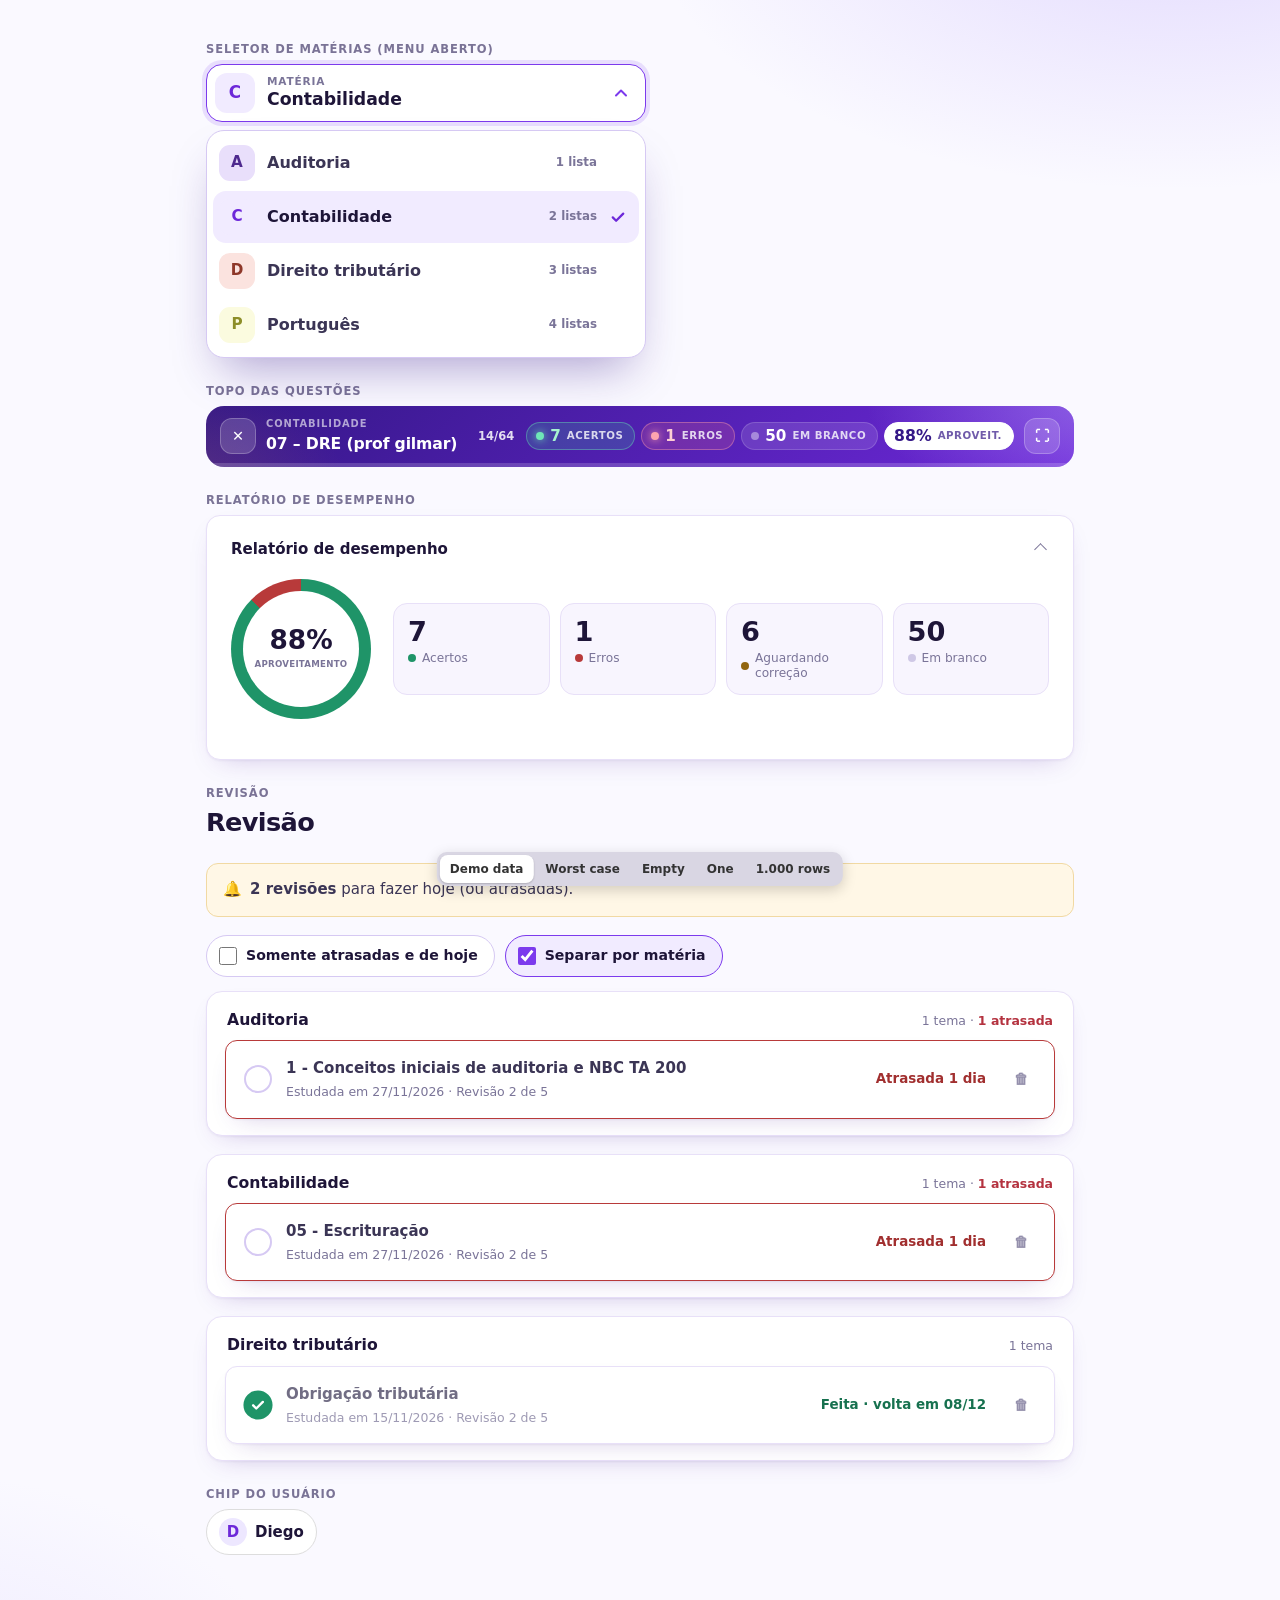
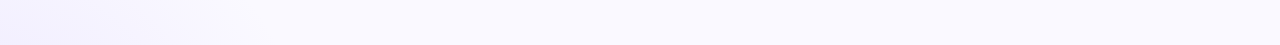
<file: dev/break-ui.html>
<!DOCTYPE html><html lang="pt-BR" data-paleta="roxobranco"><head><meta charset="utf-8"><meta name="viewport" content="width=device-width,initial-scale=1,viewport-fit=cover">
<title>break-ui · teste de dados extremos (somente desenvolvimento)</title>
<link rel="stylesheet" href="../css/style.css"><link rel="stylesheet" href="../css/temas.css"><link rel="stylesheet" href="../css/design.css">
<style>
body{padding:16px 16px 90px;max-width:900px;margin:0 auto}
h4.dev{margin:26px 0 8px;font:700 .72rem system-ui;letter-spacing:.08em;text-transform:uppercase;color:#7a7396}
.dev-toggle{max-width:94vw;overflow-x:auto;position:fixed;left:50%;bottom:14px;transform:translateX(-50%);z-index:999;display:flex;gap:2px;padding:3px;border-radius:10px;background:#d9d6e3;font:600 12px system-ui;box-shadow:0 4px 14px rgba(0,0,0,.18)}
.dev-toggle button{all:unset;padding:7px 10px;border-radius:8px;cursor:pointer;color:#333;white-space:nowrap}
.dev-toggle button.on{background:#fff;box-shadow:0 1px 2px rgba(0,0,0,.2)}
.qtop-demo{position:relative;border-radius:18px;overflow:hidden}
</style></head><body>
<div id="out"></div>
<div class="dev-toggle" id="tg"></div>
<script>
const $=id=>document.getElementById(id), esc=s=>String(s).replace(/[&<>"]/g,c=>({"&":"&amp;","<":"&lt;",">":"&gt;",'"':"&quot;"}[c]));
const sem=s=>String(s).normalize("NFD").replace(/[\u0300-\u036f]/g,"").toLowerCase().trim();
const fmtDataC=iso=>iso.split("-").reverse().join("/"), SVG_LIXO="🗑", SVG_SINO="🔔", SVG_VAZIO_REV="", aviso=()=>{}, marcarAtividade=()=>{}, salvarRevisao=()=>{};
let revisaoEstado={estudos:[]}, secao="revisao", renderInicio=()=>{};
const atualizarBadgeRevisao=()=>{};
const REV_INT=[1,7,15,30,60]; // dias depois do estudo em que cada revisão é agendada
const pad2=n=>String(n).padStart(2,"0");
const isoDe=d=>`${d.getFullYear()}-${pad2(d.getMonth()+1)}-${pad2(d.getDate())}`;
const isoHoje=()=>isoDe(new Date());
const somaDias=(iso,n)=>{const [y,m,d]=iso.split("-").map(Number);return isoDe(new Date(y,m-1,d+n))};
const difDias=(a,b)=>{const f=t=>{const [y,m,d]=t.split("-").map(Number);return Date.UTC(y,m-1,d)};return Math.round((f(a)-f(b))/864e5)};
const fmtData=iso=>{const [,m,d]=iso.split("-");return `${d}/${m}`};
const REV_MENSAL=30; // depois das 5 primeiras revisões, o tema volta todo mês (nunca "acaba")
const estudos=()=>{const a=revisaoEstado.estudos||(revisaoEstado.estudos=[]); a.forEach(e=>{if(!e.prox)e.prox=somaDias(e.feitaEm||isoHoje(),REV_MENSAL)}); return a}; // ciclos antigos "concluídos" voltam para a fila mensal
const revAtivos=()=>estudos();
const revVencidas=()=>revAtivos().filter(e=>e.prox<=isoHoje());
function _x(){
  const n=revVencidas().length, b=document.querySelector('.mi[data-sec="revisao"]');
  if(b){let d=b.querySelector(".dot"); if(n){if(!d){d=document.createElement("span");d.className="dot";b.appendChild(d)} d.textContent=n}else if(d)d.remove()}
  document.title=(n?`(${n}) `:"")+"Área fiscal";
}
function revBanner(){
  const n=revVencidas().length; if(!n)return "";
  return `<div class="revalert"><span>${SVG_SINO}<span>Você tem <b>${n} revis${n>1?"ões":"ão"}</b> para fazer hoje.</span></span><button class="pri small" data-secnav="revisao">Ver revisões</button></div>`;
}
function revConcluir(id){
  const e=estudos().find(x=>x.id===id); if(!e)return;
  e.antes={feitas:e.feitas,prox:e.prox,feitaEm:e.feitaEm||""}; // permite desfazer
  e.feitas++; e.feitaEm=isoHoje();
  e.prox=e.feitas<REV_INT.length?somaDias(e.data,REV_INT[e.feitas]):somaDias(isoHoje(),REV_MENSAL);
  const amanha=somaDias(isoHoje(),1); if(e.prox<amanha)e.prox=amanha; aviso("Revisão feita! Ela volta em "+fmtData(e.prox)+".");
  salvarRevisao(); marcarAtividade(); atualizarBadgeRevisao();
  if(secao==="revisao")renderRevisao(); else if(secao==="inicio")renderInicio();
}
function revDesfazer(id){
  const e=estudos().find(x=>x.id===id); if(!e)return;
  if(e.antes){e.feitas=e.antes.feitas;e.prox=e.antes.prox;e.feitaEm=e.antes.feitaEm;delete e.antes}
  else if(e.feitas>0){e.feitas--;e.prox=somaDias(e.data,REV_INT[e.feitas]||1);delete e.feitaEm}
  salvarRevisao(); atualizarBadgeRevisao();
  if(secao==="revisao")renderRevisao(); else if(secao==="inicio")renderInicio();
}
// Uma revisão fica marcada enquanto está em dia; só desmarca quando ela volta a vencer.
const revFeito=e=>e.feitas>0&&e.prox>isoHoje();
const revHoje=()=>estudos().filter(e=>e.prox<=isoHoje()||e.feitaEm===isoHoje())
  .sort((a,b)=>Number(revFeito(a))-Number(revFeito(b))||String(a.prox).localeCompare(String(b.prox)));
function revLinhaHTML(e,semMat){
  const hoje=isoHoje(), ok=revFeito(e), fim=false;
  let cl,tx;
  if(fim){cl="okrev";tx="Ciclo concluído"}
  else if(ok){cl="okrev";tx=`Feita · volta ${e.prox===somaDias(hoje,1)?"amanhã":"em "+fmtData(e.prox)}`}
  else{const d=difDias(e.prox,hoje); [cl,tx]=d<0?["late",`Atrasada ${-d} dia${d<-1?"s":""}`]:d===0?["due","Revisar hoje"]:["fut",d===1?"Amanhã":`Em ${d} dias (${fmtData(e.prox)})`]}
  const sub=[semMat?"":e.materia,e.erroId?"Do caderno de erros":`${e.apostila?"Concluída":"Estudada"} em ${fmtDataC(e.data)}`,(n=>n<=REV_INT.length?`Revisão ${n} de ${REV_INT.length}`:`Revisão ${n} · mensal`)(e.feitas+(ok?0:1))].filter(Boolean).join(" · ");
  return `<label class="rvlinha ${cl}" data-rvid="${esc(e.id)}"><input type="checkbox" class="rvcheck" data-rvcheck="${esc(e.id)}" ${ok?"checked":""} ${fim?"disabled":""} aria-label="${ok?"Revisão feita. Desmarcar para desfazer":"Marcar esta revisão como feita"}"><span class="rvinfo"><b>${esc(e.tema)}</b><small>${esc(sub)}</small></span><span class="rvst">${tx}</span><button type="button" class="ico rvdel" data-revdel="${esc(e.id)}" title="Excluir esta revisão" aria-label="Excluir esta revisão">${SVG_LIXO}</button></label>`;
}
let revSoAtr=localStorage.getItem("rev_so_atr")==="1", revPorMat=localStorage.getItem("rev_por_mat")!=="0";
function renderRevisao(){
  const el=$("secRevisao"), vencidas=revVencidas().length, hoje=isoHoje();
  const atrasada=e=>!revFeito(e)&&e.prox<=hoje;
  const ord=(a,b)=>Number(revFeito(a))-Number(revFeito(b))||a.prox.localeCompare(b.prox)||String(a.tema).localeCompare(String(b.tema),"pt-BR",{numeric:true});
  const todos=revAtivos().slice().sort(ord), ativos=revSoAtr?todos.filter(atrasada):todos;
  let lista;
  if(!todos.length) lista=`<div class="revempty">${SVG_VAZIO_REV}<b>Nenhuma revisão agendada.</b><p>Quando você marcar uma apostila como “Terminei” em Conteúdo, o lembrete aparece aqui.</p><button class="pri" data-secnav="conteudo">Ir para Conteúdo</button></div>`;
  else if(!ativos.length) lista=`<div class="revempty">${SVG_VAZIO_REV}<b>Nenhuma revisão atrasada.</b><p>Tudo em dia! Desmarque “Somente atrasadas” para ver todas.</p></div>`;
  else if(revPorMat){
    const gr=new Map();
    ativos.forEach(e=>{const k=sem(e.materia||"")||"~"; if(!gr.has(k))gr.set(k,{nome:(e.materia||"").trim()||"Sem matéria",itens:[]}); gr.get(k).itens.push(e)});
    const arr=[...gr.values()].map(g=>({...g,atr:g.itens.filter(atrasada).length})).sort((a,b)=>b.atr-a.atr||a.nome.localeCompare(b.nome,"pt-BR"));
    lista=arr.map(g=>`<section class="rvgrupo"><div class="rvgh"><b>${esc(g.nome)}</b><span>${g.itens.length} ${g.itens.length>1?"temas":"tema"}${g.atr?` · <em>${g.atr} atrasada${g.atr>1?"s":""}</em>`:""}</span></div><div class="rvlista">${g.itens.map(x=>revLinhaHTML(x,true)).join("")}</div></section>`).join("");
  } else lista=`<div class="rvlista">${ativos.map(x=>revLinhaHTML(x)).join("")}</div>`;
  el.innerHTML=`<div class="ctop"><div><h2>Revisão</h2></div></div>
  <div id="lembreteSlot"></div>
  ${vencidas?`<div class="revalert"><span>${SVG_SINO}<span><b>${vencidas} revis${vencidas>1?"ões":"ão"}</b> para fazer hoje (ou atrasada${vencidas>1?"s":""}).</span></span></div>`:""}
  ${todos.length?`<div class="rvtools"><label class="rvsw"><input type="checkbox" id="rvSoAtr" ${revSoAtr?"checked":""}><span>Somente atrasadas e de hoje</span></label><label class="rvsw"><input type="checkbox" id="rvPorMat" ${revPorMat?"checked":""}><span>Separar por matéria</span></label></div>`:""}
  ${lista}`;
  atualizarBadgeRevisao();
  document.dispatchEvent(new CustomEvent("af:render",{detail:{secao:"revisao",el}}));
}
document.addEventListener("change",e=>{
  const t=e.target; if(!t||(t.id!=="rvSoAtr"&&t.id!=="rvPorMat"))return;
  if(t.id==="rvSoAtr"){revSoAtr=t.checked;try{localStorage.setItem("rev_so_atr",revSoAtr?"1":"0")}catch(x){}}
  else{revPorMat=t.checked;try{localStorage.setItem("rev_por_mat",revPorMat?"1":"0")}catch(x){}}
  renderRevisao();
});

const matHue=i=>((i<0?0:i)*53+262)%360;
const h=isoHoje();
const DEMO={mats:["Auditoria","Contabilidade","Direito tributário","Português"],user:"Diego",lista:"07 – DRE (prof gilmar)",c:{acerto:7,erro:1,branco:50,pend:6},
  rev:[["Auditoria","1 - Conceitos iniciais de auditoria e NBC TA 200",1,-8,-1],["Contabilidade","05 - Escrituração",1,-8,-1],["Direito tributário","Obrigação tributária",2,-20,3]]};
const WORST={mats:["Auditoria","Contabilidade","Direito Administrativo e Constitucional (Módulo Avançado)","Legislação Tributária Estadual e Municipal Aplicada ao ICMS e ao ISS","Português","R","😀 Raciocínio Lógico","Matemática Financeira e Estatística Aplicada à Auditoria Fiscal"],
  user:"Aleksandra Wiśniewska-Kowalczyk",lista:"07 – DRE (prof gilmar) — Resolução comentada das questões CESPE/CEBRASPE de 2014 a 2023 para Perito Criminal Federal",c:{acerto:1284,erro:12480,branco:100000,pend:1},
  rev:[["Direito Administrativo e Constitucional (Módulo Avançado)","1 - Conceitos iniciais de auditoria, NBC TA 200 e objetivos gerais do auditor independente na condução da auditoria de acordo com as normas",1,-8,-1],
       ["R","Averbação_do_imóvel_no_registro_geral_de_imóveis_conforme_a_Lei_6.015-1973_art.167_inciso_I_item_1",1,-8,-1],
       ["😀 Raciocínio Lógico","Ω",1,-8,-1],["Legislação Tributária Estadual e Municipal Aplicada ao ICMS e ao ISS","05 - Escrituração",6,-100,40],
       ["","Tema sem matéria",1,-3,-1],["Auditoria","日本語のテーマ名と العربية",2,-20,3]]};
const ONE={...DEMO,mats:["Auditoria"],rev:[DEMO.rev[0]]}, EMPTY={...DEMO,rev:[],mats:[]};
function fixture(k){
  if(k==="rows"){const o={...WORST,rev:[]};for(let i=0;i<1000;i++)o.rev.push([WORST.mats[i%8],"Tema número "+(i+1)+" — "+WORST.rev[i%6][1],i%7,-(i%30),(i%9)-4]);return o}
  return {demo:DEMO,worst:WORST,empty:EMPTY,one:ONE}[k]||DEMO}
const num=n=>new Intl.NumberFormat("pt-BR").format(n);
function render(k){
  const F=fixture(k); revisaoEstado.estudos=F.rev.map((r,i)=>({id:"e"+i,materia:r[0],tema:r[1],data:somaDias(h,r[2]*-0+r[3]),feitas:r[2],prox:somaDias(h,r[4])}));
  const m=(k==="worst"?F.mats[3]:F.mats[1])||F.mats[0]||"—", c=F.c, total=c.acerto+c.erro+c.branco+c.pend, resp=total-c.branco, corr=c.acerto+c.erro, pct=corr?c.acerto/corr*100:0;
  const menu=F.mats.map((x,i)=>`<button type="button" class="msd-it ${x===m?"on":""}"><span class="msd-av" style="--h:${matHue(i)}">${esc(x.trim().charAt(0).toUpperCase())}</span><span class="msd-nm">${esc(x)}</span><span class="msd-n">${i+1} ${i===0?"lista":"listas"}</span><svg class="msd-ok" viewBox="0 0 24 24"><path d="M5 12.5l4.5 4.5L19 7.5"/></svg></button>`).join("");
  const kp=(cl,n,t)=>`<div class="rp-k"><b>${num(n)}</b><span><i class="dot ${cl}"></i>${t}</span></div>`;
  $("out").innerHTML=`
  <h4 class="dev">Seletor de matérias (menu aberto)</h4>
  <div class="phead pbar"><div class="matsel"><div class="msd"><button type="button" class="msd-btn" aria-expanded="true"><span class="msd-av" style="--h:${matHue(1)}">${esc(m.trim().charAt(0).toUpperCase())}</span><span class="msd-txt"><small>Matéria</small><b>${esc(m)}</b></span><svg class="msd-chev" viewBox="0 0 24 24"><path d="M6 9l6 6 6-6"/></svg></button>
  <div class="msd-menu" style="position:static;margin-top:8px;max-height:230px">${menu||'<div class="muted" style="padding:14px">Nenhuma matéria ainda.</div>'}</div></div></div></div>
  <h4 class="dev">Topo das questões</h4>
  <div class="qtop-demo"><header class="qtop" style="position:relative"><div class="qrow"><button class="qbtn">✕</button><div class="qtit"><small>${esc(m)}</small><b>${esc(F.lista)}</b></div><span class="qcount">${num(resp)}/${num(total)}</span>
  <div class="qscore"><div class="qs ok"><b>${num(c.acerto)}</b><span>Acertos</span></div><div class="qs er"><b>${num(c.erro)}</b><span>Erros</span></div><div class="qs br"><b>${num(c.branco)}</b><span>Em branco</span></div><div class="qs pc"><b>${corr?Math.round(pct):0}%</b><span>Aproveit.</span></div></div><button class="qbtn">⛶</button></div>
  <div class="qprog"><div class="qbar"></div></div></header></div>
  <h4 class="dev">Relatório de desempenho</h4>
  <details class="card rp" open><summary><b>Relatório de desempenho</b></summary><div class="rp-top"><div class="rp-ring ${corr?"":"vazio"}" style="--p:${pct}"><div><b>${corr?Math.round(pct)+"%":"—"}</b><span>Aproveitamento</span></div></div>
  <div class="rp-kpis">${kp("s-acerto",c.acerto,"Acertos")}${kp("s-erro",c.erro,"Erros")}${kp("s-pendente",c.pend,"Aguardando correção")}${kp("s-branco",c.branco,"Em branco")}</div></div></details>
  <h4 class="dev">Revisão</h4><section id="secRevisao"></section>
  <h4 class="dev">Chip do usuário</h4><div style="display:flex;max-width:230px"><div class="chip-user" style="display:flex;gap:8px;align-items:center;padding:8px 12px;border:1px solid #ddd;border-radius:999px;background:#fff"><span style="flex:none;display:grid;place-items:center;width:28px;height:28px;border-radius:50%;background:#ede7ff;color:#6d28d9;font-weight:800">${esc(F.user.charAt(0))}</span><b style="min-width:0;overflow:hidden;text-overflow:ellipsis;white-space:nowrap">${esc(F.user)}</b></div></div>`;
  renderRevisao();
}
const ESTADOS=[["demo","Demo data"],["worst","Worst case"],["empty","Empty"],["one","One"],["rows","1.000 rows"]];
const k=new URLSearchParams(location.search).get("data")||"demo";
$("tg").innerHTML=ESTADOS.map(([v,t])=>`<button class="${v===k?"on":""}" onclick="location.search='?data=${v}'">${t}</button>`).join("");
render(k);
</script></body></html>
</file>
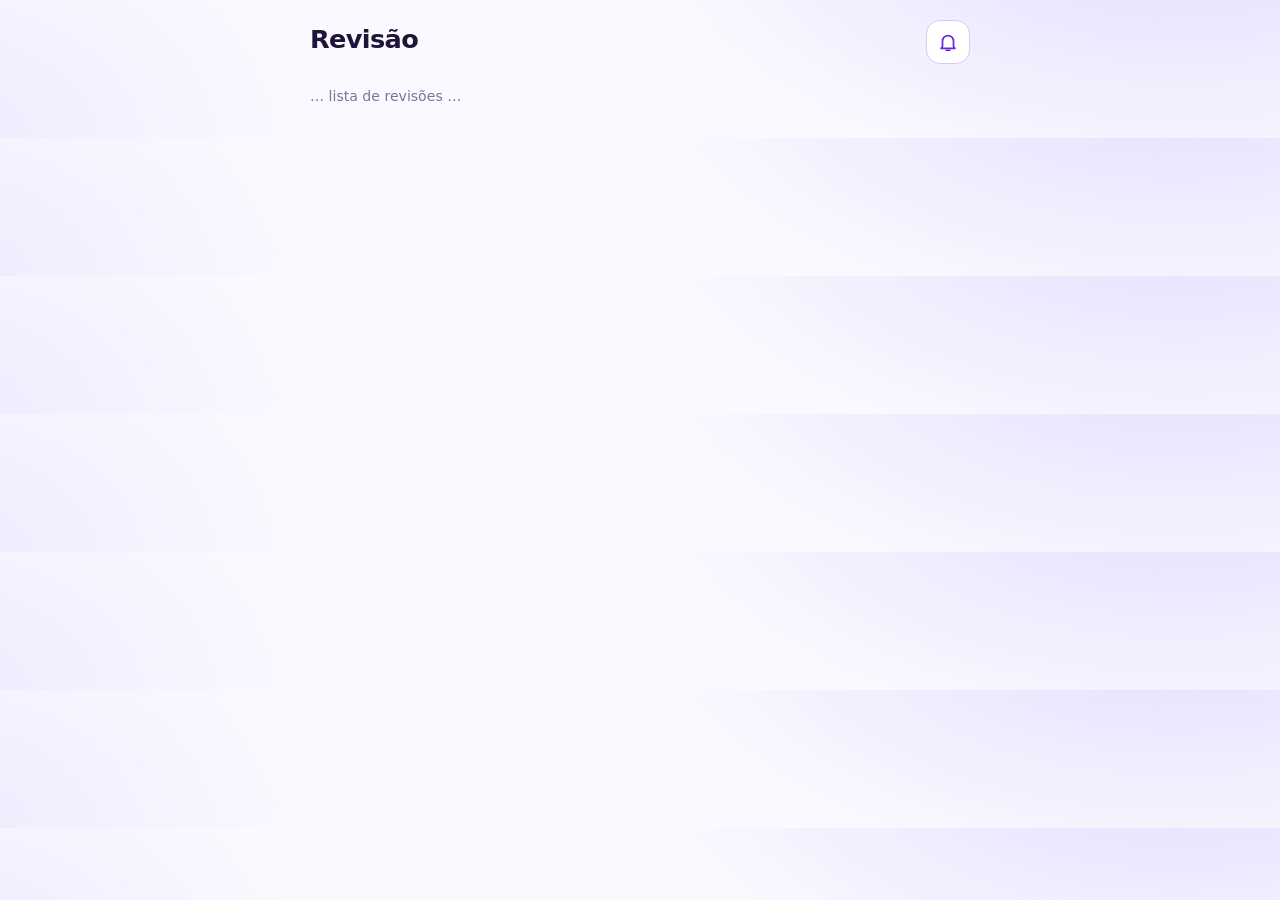
<file: dev/teste-lem.html>
<!DOCTYPE html><html lang="pt-BR" data-paleta="roxobranco"><head><meta charset="utf-8"><meta name="viewport" content="width=device-width,initial-scale=1">
<link rel="stylesheet" href="../css/style.css"><link rel="stylesheet" href="../css/temas.css"><link rel="stylesheet" href="../css/design.css"></head><body style="padding:20px;max-width:700px;margin:0 auto">
<section id="secRevisao"><div class="ctop"><div><h2>Revisão</h2></div><button type="button" class="lem-btn" data-lem="abrir" aria-label="Lembrete diário"><svg viewBox="0 0 24 24"><path d="M6 17V11a6 6 0 0 1 12 0v6l1.5 2h-15z"/><path d="M10 21h4"/></svg></button></div><p class="muted">… lista de revisões …</p></section>
<script>window.AF=new Proxy({revVencidas:()=>[1,2,3],revHoje:()=>[1,2,3],aviso:()=>{},sheetDrag:()=>{}},{get:(o,k)=>k in o?o[k]:(()=>[])});</script>
<script type="module" src="../js/lembretes.js"></script></body></html>
</file>
<file: css/style.css>
/* =====================================================================
   Estudos para Concursos — folha de estilo única
   Slate dark + glassmorphism. Sans para a interface, serifa para leitura.
   ===================================================================== */
:root{
  color-scheme:dark;
  --bg:#090d16;
  --glass:rgba(15,23,42,.62);
  --glass-2:rgba(13,19,34,.92);
  --raise:rgba(148,163,184,.06);
  --raise-2:rgba(148,163,184,.11);
  --line:rgba(148,163,184,.13);
  --line-2:rgba(148,163,184,.24);
  --txt:#e6ebf2;
  --txt-2:#c3ccd9;
  --mut:#8693a7;
  --head:#f4f7fb;
  --acc:#72b8c8;
  --acc-2:#3e8597;
  --acc-bg:rgba(114,184,200,.12);
  --ok:#5cc49f;  --ok-bg:rgba(92,196,159,.12);
  --err:#ee8080; --err-bg:rgba(238,128,128,.11);
  --warn:#e2b464;--warn-bg:rgba(226,180,100,.12);
  --lav:#b6a6e8;
  --r-l:18px; --r-m:12px; --r-s:9px;
  --blur:blur(14px);
  --sans:"Instrument Sans",ui-sans-serif,system-ui,-apple-system,"Segoe UI",Roboto,sans-serif;
  --serif:"Source Serif 4","Iowan Old Style","Palatino Linotype",Georgia,serif;
  --ease:cubic-bezier(.2,.8,.2,1);
  /* nomes antigos, mantidos por compatibilidade */
  --pri:var(--acc); --bd:var(--line); --card:var(--glass);
}

/* ---------- base ---------- */
*{box-sizing:border-box}
[hidden]{display:none!important}
html{-webkit-text-size-adjust:100%}
body{margin:0;font:15px/1.55 var(--sans);color:var(--txt);-webkit-font-smoothing:antialiased;
  background:radial-gradient(1100px 620px at -5% -15%,rgba(62,133,151,.11),transparent 62%),var(--bg);background-attachment:fixed}
h1,h2,h3,h4{margin:0;font-weight:600;letter-spacing:-.01em;color:var(--head)}
p{margin:0 0 10px}
b,strong{font-weight:600}
.muted,small{color:var(--mut)}
.muted{font-size:.88rem}
:focus-visible{outline:2px solid var(--acc);outline-offset:2px}
::selection{background:rgba(114,184,200,.3)}

/* ---------- controles ---------- */
input,button,select,textarea{font:inherit;color:inherit}
button{cursor:pointer;padding:9px 14px;border-radius:var(--r-s);border:1px solid var(--line);background:var(--raise);
  color:var(--txt-2);font-size:.9rem;font-weight:500;line-height:1.3;transition:background .18s,border-color .18s,color .18s,transform .12s}
@media (hover:hover) and (pointer:fine){:where(button):hover{background:var(--raise-2);border-color:var(--line-2);color:var(--txt)}}
button:active{transform:scale(.98)}
button:disabled{opacity:.42;cursor:not-allowed;transform:none}
button.pri,.addbig{background:#e6ebf2;color:#0b1220;border-color:transparent;font-weight:600}
@media (hover:hover) and (pointer:fine){button.pri:hover,.addbig:hover{background:#fff;color:#0b1220;border-color:transparent}}
button.pri:disabled{background:#e6ebf2;color:#0b1220}
button.link{background:none;border:0;padding:6px 0;color:var(--acc);text-decoration:underline;text-underline-offset:3px}
button.ghost{background:transparent}
input:where(:not([type=checkbox],[type=radio],[type=file])),select,textarea{padding:10px 12px;border-radius:var(--r-s);
  border:1px solid var(--line);background:rgba(2,6,23,.35);color:var(--txt);transition:border-color .18s,box-shadow .18s}
input::placeholder{color:#5f6b7e}
input:focus,select:focus,textarea:focus{outline:0;border-color:var(--acc-2);box-shadow:0 0 0 3px rgba(114,184,200,.16)}
select option{background:#0f172a;color:var(--txt)}
input[type=checkbox],input[type=radio]{accent-color:var(--acc)}
input[type=file]{font-size:.84rem;color:var(--mut);max-width:100%}
input[type=file]::file-selector-button{font:inherit;font-weight:500;margin-right:12px;padding:8px 14px;border-radius:var(--r-s);
  border:1px solid var(--line-2);background:var(--raise-2);color:var(--txt);cursor:pointer}
summary{cursor:pointer}

/* ---------- superfícies de vidro ---------- */
.card,.center,.mcard,.kdia,.drow,.iabox,.retomar{background:var(--glass);-webkit-backdrop-filter:var(--blur);backdrop-filter:var(--blur);
  border:1px solid var(--line);border-radius:var(--r-l)}
.card{padding:22px 24px;margin:0 0 20px}

/* ---------- login ---------- */
.center{max-width:400px;margin:calc(12vh + env(safe-area-inset-top)) auto 40px;padding:40px 32px 32px}
.lbrand{display:flex;align-items:center;gap:12px;margin-bottom:32px;font-weight:600;color:var(--head)}
.center h2{font-family:var(--serif);font-size:1.75rem;margin-bottom:6px}
.lsubt{margin-bottom:26px}
#formLogin input:not([type=checkbox]){width:100%;margin-bottom:10px}
#formLogin button{width:100%;margin-top:8px}
#formLogin button.link{width:auto;display:block;margin:14px auto 0}
.lembrar{display:flex;gap:8px;align-items:center;margin:4px 0 12px;font-size:.88rem;color:var(--mut)}
.erro{color:var(--err);min-height:1.2em;font-size:.88rem;margin:12px 0 0;text-align:center}

/* ---------- estrutura ---------- */
#app{display:flex;min-height:100vh;min-height:100dvh;padding-top:env(safe-area-inset-top)}
#side{flex:0 0 256px;width:256px;position:sticky;top:0;height:100vh;height:100dvh;display:flex;flex-direction:column;gap:22px;padding:26px 16px 18px;
  border-right:1px solid var(--line);background:rgba(9,13,22,.55);-webkit-backdrop-filter:var(--blur);backdrop-filter:var(--blur);
  overflow:hidden;transition:width .28s var(--ease),flex-basis .28s var(--ease)}
.sbrand{display:flex;align-items:center;gap:12px;padding:0 8px;font-weight:600;font-size:1rem;color:var(--head)}
.sbrand small{display:block;font-weight:400;font-size:.76rem;color:var(--mut)}
.logo{flex:0 0 34px;height:34px;border-radius:10px;display:grid;place-items:center;border:1px solid var(--line-2);
  background:var(--raise);font-family:var(--serif);font-size:1.15rem;color:var(--acc)}
.perfil{display:flex;flex-direction:column;gap:12px;padding:14px;border-radius:var(--r-m);background:var(--raise);border:1px solid var(--line)}
.pinfo{display:flex;gap:11px;align-items:center;min-width:0}
#avatar{flex:0 0 36px;height:36px;border-radius:50%;display:grid;place-items:center;font-weight:600;color:var(--acc);
  background:var(--acc-bg);border:1px solid rgba(114,184,200,.3)}
.ptxt{min-width:0;display:flex;flex-direction:column;gap:2px}
#usuario{font-size:.86rem;color:var(--head);overflow:hidden;text-overflow:ellipsis;white-space:nowrap}
#statusCiclo{font-size:.74rem;line-height:1.45}
#sair,#colapsar{display:flex;align-items:center;justify-content:center;gap:8px;padding:8px 10px;font-size:.82rem;color:var(--mut);background:transparent}
#side svg,.mi svg{width:19px;height:19px;flex:0 0 19px;stroke:currentColor;fill:none;stroke-width:1.8;stroke-linecap:round;stroke-linejoin:round}
#menu{display:flex;flex-direction:column;gap:2px}
.mi{position:relative;display:flex;align-items:center;gap:12px;width:100%;padding:11px 12px;border-radius:10px;border:1px solid transparent;
  background:transparent;color:var(--mut);font-weight:500;text-align:left}
.mi.on{color:var(--head);background:var(--raise-2);border-color:var(--line)}
.mi.on::before{content:"";position:absolute;left:-16px;top:11px;bottom:11px;width:2px;border-radius:2px;background:var(--acc)}
.matbox{flex:1 1 0;min-height:0;display:flex;flex-direction:column;gap:10px;padding-top:18px;border-top:1px solid var(--line)}
.mathead{display:flex;align-items:center;justify-content:space-between;padding:0 4px 0 8px;font-size:.8rem;font-weight:500;color:var(--mut)}
.mathead button{width:28px;height:28px;padding:0;border-radius:8px;font-size:1rem;line-height:1}
#buscaMat,#buscaMat2{width:100%;padding:9px 12px;font-size:.86rem}
.matlist{overflow-y:auto;flex:1;min-height:0;display:flex;flex-direction:column;gap:2px;-webkit-overflow-scrolling:touch}
dialog .matlist{max-height:55vh;margin-top:12px}
.mitem{display:flex;align-items:center;gap:10px;width:100%;padding:8px 10px;border-radius:8px;border:1px solid transparent;
  background:transparent;color:var(--mut);font-weight:400;text-align:left}
.mitem.on{color:var(--head);background:var(--raise-2);border-color:var(--line)}
.mdot2{flex:0 0 7px;height:7px;border-radius:50%;background:hsl(var(--h) 45% 62%)}
.mn{flex:1;min-width:0;overflow:hidden;text-overflow:ellipsis;white-space:nowrap;font-size:.87rem}
.mc{font-size:.72rem;color:var(--mut);font-variant-numeric:tabular-nums}
.mobonly{display:none}

.conteudo{flex:1;min-width:0;padding:48px 56px 72px}
.conteudo>section{max-width:1040px;margin:0 auto}
.conteudo>section:not([hidden]){animation:fade .3s var(--ease)}

/* ---------- cabeçalhos de página ---------- */
.ctop,.phead{display:flex;flex-wrap:wrap;gap:16px 24px;align-items:flex-end;justify-content:space-between;margin:0 0 32px}
.ctop h2,.phead h2{font-family:var(--serif);font-weight:600;font-size:clamp(1.6rem,2.4vw,2.1rem);line-height:1.15;letter-spacing:-.015em;overflow-wrap:anywhere}
.phead{margin-bottom:24px}
.savechip{display:block;margin-top:8px;font-size:.8rem;color:var(--mut)}
.ctopbtns,.rhbtns{display:flex;gap:8px;flex-wrap:wrap;align-items:center}
.addbig{padding:11px 18px;border-radius:10px;font-size:.92rem}
button.ghost{padding:11px 18px;border-radius:10px}
.row-head{display:flex;justify-content:space-between;align-items:center;gap:10px;flex-wrap:wrap}
.cardh{display:flex;align-items:baseline;gap:10px;margin-bottom:8px}
.count{font-size:.8rem;color:var(--mut);font-variant-numeric:tabular-nums}

/* ---------- continuar de onde parei ---------- */
.retomar{position:relative;display:grid;grid-template-columns:1fr auto;gap:16px 32px;align-items:end;padding:24px 28px 30px;margin:0 0 40px;
  overflow:hidden;border-color:rgba(114,184,200,.24);background:linear-gradient(120deg,rgba(62,133,151,.16),rgba(15,23,42,.62) 58%)}
.rt-top{grid-column:1/-1;display:flex;justify-content:space-between;gap:12px;font-size:.82rem;color:var(--mut)}
.rt-top b{color:var(--acc);font-weight:500}
.rt-mat{font-size:.9rem;color:var(--txt-2);margin-bottom:4px}
.rt-tit{font-family:var(--serif);font-size:clamp(1.35rem,2.3vw,1.8rem);font-weight:600;line-height:1.2;letter-spacing:-.012em;color:var(--head);overflow-wrap:anywhere}
.rt-tit.sm{font-size:1.15rem}
.rt-det{margin-top:8px;font-size:.92rem;color:var(--txt-2);font-variant-numeric:tabular-nums}
.rt-btn{white-space:nowrap;padding:12px 20px;font-size:.94rem}
.rt-nota{grid-column:1/-1;margin-top:-6px;font-size:.78rem;color:var(--mut)}
.rt-prog{position:absolute;left:0;right:0;bottom:0;height:3px;background:rgba(148,163,184,.1)}
.rt-prog i{display:block;height:100%;background:var(--acc);border-radius:0 3px 3px 0;transition:width .5s var(--ease)}
.retomar.vazio{grid-template-columns:1fr;padding:22px 24px;background:transparent;border-style:dashed;border-color:var(--line-2)}
.retomar.vazio .rt-det{max-width:60ch;color:var(--mut)}

/* ---------- questões: painel da matéria ---------- */
.tools{display:flex;flex-wrap:wrap;gap:14px 22px;align-items:center}
.tools label{display:flex;align-items:center;gap:10px;flex-wrap:wrap;font-size:.86rem;color:var(--mut)}
.tools select{padding:8px 10px}
#status{margin-top:14px;font-size:.84rem}
#status:empty{display:none}
.tools-card details{margin-top:12px}
.pdfrow{display:flex;gap:12px;align-items:center;padding:12px 10px;border-bottom:1px solid var(--line);cursor:pointer;transition:background .15s}
.pdfrow:last-child{border-bottom:0}
@media (hover:hover) and (pointer:fine){.pdfrow:hover{background:var(--raise)}}
.pdfrow.on{background:var(--acc-bg);box-shadow:inset 2px 0 0 var(--acc);border-radius:8px}
.pdfrow .nm{flex:1;min-width:0;font-weight:500;overflow-wrap:anywhere}
.pdfrow button{padding:5px 8px;background:transparent;border-color:transparent;opacity:.6}
@media (hover:hover) and (pointer:fine){.pdfrow button:hover{opacity:1}}
.stat{font-size:.78rem;color:var(--mut);white-space:nowrap;font-variant-numeric:tabular-nums}

/* relatório */
details.card>summary{list-style:none;display:flex;align-items:center;justify-content:space-between;gap:12px}
details.card>summary::-webkit-details-marker{display:none}
details.card>summary::after{content:"";flex:0 0 8px;height:8px;margin-right:4px;border-right:1.5px solid var(--mut);border-bottom:1.5px solid var(--mut);
  transform:rotate(45deg) translateY(-3px);transition:transform .2s var(--ease)}
details.card[open]>summary::after{transform:rotate(-135deg)}
details.card h4{margin:24px 0 10px;font-size:.9rem;font-weight:500;color:var(--txt-2)}
.stats{display:grid;grid-template-columns:repeat(auto-fit,minmax(112px,1fr));gap:1px;margin:18px 0 12px;background:var(--line);
  border:1px solid var(--line);border-radius:var(--r-m);overflow:hidden}
.stats div{padding:14px 16px;font-size:.78rem;color:var(--mut);background:rgba(10,15,27,.82)}
.stats b{display:block;margin-bottom:2px;font-size:1.45rem;font-weight:600;letter-spacing:-.01em;color:var(--head);font-variant-numeric:tabular-nums}
.bar{display:flex;height:6px;margin-top:12px;border-radius:99px;background:rgba(148,163,184,.12);overflow:hidden}
.bar.big{height:8px}
.bar i{display:block;height:100%}
.s-acerto,.s-ok{background:var(--ok)}
.s-erro,.s-alto{background:var(--err)}
.s-pendente,.s-med{background:var(--warn)}
.s-nd{background:rgba(148,163,184,.2)}
.dot{display:inline-block;width:8px;height:8px;border-radius:50%;margin:0 6px 0 12px}
.dot:first-child{margin-left:0}
.brow{display:grid;grid-template-columns:64px 1fr 44px;gap:12px;align-items:center;margin:6px 0;font-size:.82rem;color:var(--mut);font-variant-numeric:tabular-nums}
.brow .bar{margin:0}
.brow span:last-child{text-align:right}
#refazer{margin-top:18px}

/* filtros */
.filtros{margin:8px 0 28px}
.chips{display:flex;flex-wrap:wrap;gap:6px;align-items:center;margin-bottom:12px}
.chips .muted{margin-right:4px}
.chip{padding:6px 12px;border-radius:99px;font-size:.84rem}
.chip.on,.tab.on{background:var(--acc-bg);border-color:rgba(114,184,200,.42);color:#d9f0f5}
.faixa{display:flex;align-items:center;gap:8px;flex-wrap:wrap;font-size:.88rem;color:var(--txt-2)}
#de,#ate{width:82px;padding:7px 10px}
.filtros>.muted{margin:12px 0 0}

/* cartão da questão */
.card.q{padding:28px 30px 24px;margin-bottom:24px;transition:border-color .3s,box-shadow .3s}
.q.ok{box-shadow:inset 3px 0 0 var(--ok)}
.q.err{box-shadow:inset 3px 0 0 var(--err)}
.q.pend{box-shadow:inset 3px 0 0 var(--warn)}
.card.q.pulse{border-color:rgba(114,184,200,.6);box-shadow:0 0 0 3px rgba(114,184,200,.18)}
.qhead{display:flex;flex-wrap:wrap;gap:10px;align-items:center;justify-content:space-between;margin-bottom:10px}
.qnum{font-size:.92rem;font-weight:600;color:var(--txt-2);font-variant-numeric:tabular-nums}
.qbtns{display:flex;gap:6px;flex-wrap:wrap}
.ia-btn{padding:7px 12px;font-size:.84rem;color:var(--acc);border-color:rgba(114,184,200,.32);background:transparent}
@media (hover:hover) and (pointer:fine){.ia-btn:hover{background:var(--acc-bg);color:#d9f0f5;border-color:rgba(114,184,200,.5)}}
.mini{padding:6px 10px;font-size:.8rem}
.badges{display:flex;flex-wrap:wrap;gap:6px;margin:0 0 18px}
.badges:empty{display:none}
.badge{font-size:.74rem;font-weight:500;padding:3px 10px;border-radius:99px;border:1px solid var(--line);color:var(--mut)}
.badge.banca{color:var(--acc);border-color:rgba(114,184,200,.3)}
.badge.ano{color:var(--warn);border-color:rgba(226,180,100,.3)}
.badge.orgao{color:var(--ok);border-color:rgba(92,196,159,.3)}
.badge.mat{color:var(--lav);border-color:rgba(182,166,232,.3)}
.enun{font-family:var(--serif);font-size:1.12rem;line-height:1.75;color:#e9edf3;max-width:68ch;margin-bottom:22px}
.enun p{margin:0 0 10px}
.afirm{list-style:none;padding:0 0 0 4px;margin:10px 0}
.afirm li{margin:8px 0}
.afirm b{color:var(--acc)}
.alts{display:flex;flex-direction:column;gap:8px}
.altrow{display:flex;align-items:flex-start;border:1px solid var(--line);border-radius:var(--r-m);background:rgba(2,6,23,.25);transition:border-color .15s,background .15s}
@media (hover:hover) and (pointer:fine){.altrow:hover{border-color:var(--line-2)}}
.altrow:focus-within{box-shadow:0 0 0 3px rgba(114,184,200,.14)}
.alt{flex:1;display:flex;gap:14px;align-items:flex-start;min-width:0;padding:13px 8px 13px 16px;cursor:pointer;position:relative}
.alt input{position:absolute;opacity:0;pointer-events:none}
.letra{flex:0 0 28px;height:28px;border-radius:50%;display:grid;place-items:center;font-size:.8rem;font-weight:600;border:1px solid var(--line-2);color:var(--mut);transition:background .15s,color .15s,border-color .15s}
.atxt{flex:1;padding-top:3px;line-height:1.6;color:var(--txt-2);overflow-wrap:anywhere}
.altrow.sel{border-color:rgba(114,184,200,.55);background:var(--acc-bg)}
.altrow.sel .letra{background:var(--acc);border-color:var(--acc);color:#071318}
.altrow.certa{border-color:rgba(92,196,159,.6);background:var(--ok-bg)}
.altrow.certa .letra{background:var(--ok);border-color:var(--ok);color:#06150f}
.altrow.errada{border-color:rgba(238,128,128,.6);background:var(--err-bg)}
.altrow.errada .letra{background:var(--err);border-color:var(--err);color:#1a0707}
.altrow.cut{background:transparent;border-style:dashed}
.altrow.cut .atxt{text-decoration:line-through;opacity:.45}
.altrow.cut .letra{opacity:.45}
.cut-btn{flex:0 0 auto;width:30px;height:30px;padding:0;margin:12px 10px 0 0;display:grid;place-items:center;border:0;border-radius:50%;background:transparent;font-size:.8rem;opacity:.3}
.cut-btn:focus-visible{opacity:.8}@media (hover:hover) and (pointer:fine){.altrow:hover .cut-btn{opacity:.8}}
.altrow.cut .cut-btn{opacity:1;background:var(--raise-2)}
.fb{margin:16px 0 0;padding:11px 14px;border-radius:10px;font-size:.92rem;font-weight:500;background:var(--raise)}
.q.ok .fb{background:var(--ok-bg);color:#9be3c6}
.q.err .fb{background:var(--err-bg);color:#f6b4b4}
#corrigir{display:block;width:100%;padding:14px;margin:8px 0 0;font-size:.95rem}

/* tabelas */
.tblwrap{overflow-x:auto;margin:16px 0;border:1px solid var(--line);border-radius:var(--r-m);-webkit-overflow-scrolling:touch}
.qtab{border-collapse:collapse;width:100%;min-width:300px;font-family:var(--sans);font-size:.9rem;line-height:1.45;font-variant-numeric:tabular-nums}
.qtab th,.qtab td{padding:9px 14px;text-align:left;border-bottom:1px solid var(--line)}
.qtab th{font-size:.82rem;font-weight:600;color:var(--head);background:var(--raise-2)}
.qtab td.n,.qtab th.n{text-align:right;white-space:nowrap}
.qtab tr.sec td{font-weight:600;color:var(--acc);background:var(--raise)}
.qtab tr:last-child td{border-bottom:0}

/* professor (IA) */
.iabox{margin-top:18px;overflow:hidden;border-color:rgba(114,184,200,.22);background:rgba(10,18,32,.72)}
.iahead{display:flex;justify-content:space-between;align-items:center;gap:10px;flex-wrap:wrap;padding:12px 16px;border-bottom:1px solid var(--line)}
.iatitle{display:flex;align-items:center;gap:12px}
.iaav{width:32px;height:32px;border-radius:50%;display:grid;place-items:center;font-size:1rem;background:var(--acc-bg);border:1px solid rgba(114,184,200,.3)}
.iatitle b{font-size:.92rem;color:var(--head)}
.iatitle small{display:block;font-size:.74rem}
.iabtns{display:flex;gap:4px;flex-wrap:wrap}
.iahead button{padding:4px 10px;font-size:.8rem}
.iabody{white-space:pre-wrap;max-height:58vh;overflow:auto;margin:10px 0;line-height:1.6;-webkit-overflow-scrolling:touch}
.iabody h4{margin:12px 0 4px}
.iabox .iabody{max-height:none;overflow:visible;margin:0;padding:8px 18px 20px;white-space:normal}
.isec{margin:12px 0;padding:14px 16px;border-radius:10px;background:var(--raise);border-left:2px solid var(--line-2)}
.isec h4{margin:0 0 8px;font-size:.95rem}
.isb{white-space:pre-wrap;line-height:1.75;color:var(--txt-2);overflow-wrap:anywhere}
.isec.ok{border-left-color:var(--ok)}
.isec.info{border-left-color:var(--acc)}
.isec.law{border-left-color:var(--lav)}
.isec.warn{border-left-color:var(--warn);background:var(--warn-bg)}
.isec.warn h4{color:#f0cd8e}
.inc{display:flex;align-items:center;gap:12px;margin:0 0 10px;font-size:.84rem}
.mt{display:inline-flex;gap:4px}
.mt i{width:24px;height:5px;border-radius:3px;background:rgba(148,163,184,.18)}
.inc.l1 i:nth-child(-n+1){background:var(--ok)}
.inc.l2 i:nth-child(-n+2){background:var(--acc)}
.inc.l3 i:nth-child(-n+3){background:var(--warn)}
.inc.l4 i:nth-child(-n+4){background:var(--err)}

/* ---------- conteúdo ---------- */
.secblock{margin:0 0 44px}
.sechead{display:flex;align-items:baseline;gap:10px;margin:0 0 16px;padding-bottom:12px;border-bottom:1px solid var(--line)}
.sechead b{font-size:1.02rem;color:var(--head)}
.mgrid{display:grid;grid-template-columns:repeat(auto-fill,minmax(280px,1fr));gap:14px}
.mcard{padding:18px;border-radius:var(--r-m)}
.mtop{display:flex;align-items:center;gap:10px;margin-bottom:14px}
.mdot{flex:0 0 34px;height:34px;border-radius:9px;display:grid;place-items:center;font-size:.9rem;font-weight:600;
  background:hsl(var(--h) 30% 20% / .7);color:hsl(var(--h) 60% 82%);border:1px solid hsl(var(--h) 30% 42% / .35)}
.mcard .mnome{flex:1;min-width:0;padding:6px 2px;font-weight:600;border:0;border-bottom:1px solid transparent;border-radius:0;background:transparent}
.mcard .mnome:focus{box-shadow:none;border-bottom-color:var(--acc-2)}
.ico{padding:6px 7px;border:0;background:transparent;opacity:.55}
@media (hover:hover) and (pointer:fine){.ico:hover{opacity:1;background:var(--raise)}}
.mfields{display:grid;grid-template-columns:repeat(auto-fit,minmax(120px,1fr));gap:10px}
.fld label{display:block;margin-bottom:6px;font-size:.76rem;color:var(--mut)}
.fld input{width:100%}
.addsec{width:100%;margin-top:14px;padding:12px;border:1px dashed var(--line-2);border-radius:var(--r-m);background:transparent;color:var(--mut)}

/* ---------- cronograma ---------- */
.kbar{display:flex;flex-wrap:wrap;gap:12px;align-items:center;justify-content:space-between;margin:0 0 24px;padding-bottom:16px;border-bottom:1px solid var(--line)}
.tabs{display:flex;gap:6px;flex-wrap:wrap}
.kbar .tabs{flex:1 1 220px;flex-wrap:nowrap;overflow-x:auto;padding-bottom:2px}
.tab{white-space:nowrap;padding:7px 14px;border-radius:99px;font-size:.86rem}
.tab.add{border-style:dashed;background:transparent}
.kact{display:flex;gap:6px}
.kgrid{display:grid;grid-template-columns:repeat(auto-fill,minmax(230px,1fr));gap:14px}
.kdia{border-radius:var(--r-m);overflow:hidden}
.khead{display:flex;align-items:center;gap:10px;padding:16px 16px 10px}
.khead b{flex:1;color:var(--head)}
.kico{display:none}
.kcount{font-size:.76rem;color:var(--mut)}
.tag{padding:2px 8px;border-radius:99px;font-size:.7rem;font-weight:600;color:#071318;background:var(--acc)}
.kdia.hoje{border-color:rgba(114,184,200,.5);box-shadow:0 0 0 1px rgba(114,184,200,.2)}
.kdia.descanso{background:transparent;border-style:dashed;-webkit-backdrop-filter:none;backdrop-filter:none}
.kbody{padding:0 16px 16px}
.kbody .chips{gap:6px;margin-bottom:0}
.kbody .muted{margin:0;font-size:.86rem}
.pill{display:inline-flex;align-items:center;gap:2px;padding:4px 4px 4px 11px;border-radius:99px;font-size:.84rem;
  background:hsl(var(--h) 30% 20% / .55);border:1px solid hsl(var(--h) 30% 45% / .3);color:hsl(var(--h) 55% 86%)}
.pill button{padding:2px 6px;border:0;background:none;color:inherit;font-size:.72rem;opacity:.6}
.kdia select{width:100%;margin-top:12px;padding:9px;border:1px dashed var(--line-2);background:transparent;color:var(--mut);font-size:.86rem}

/* ---------- diagnóstico ---------- */
.dintro{max-width:70ch;margin:-16px 0 28px}
.dtiles{margin:0 0 24px}
.foco{margin:0 0 32px;padding:20px 22px;border-radius:var(--r-m);border:1px solid rgba(226,180,100,.3);background:var(--warn-bg)}
.foco.ok{border-color:rgba(92,196,159,.3);background:var(--ok-bg)}
.foco.nd{border-color:var(--line);background:var(--raise)}
.focoitem{margin-top:12px;padding:10px 14px;border-left:2px solid var(--warn);border-radius:0 8px 8px 0;background:rgba(9,13,22,.35);font-size:.9rem;line-height:1.6}
.focoitem.alto{border-left-color:var(--err)}
.dlist{display:grid;grid-template-columns:repeat(auto-fill,minmax(300px,1fr));gap:14px}
.dlist.big{grid-template-columns:repeat(auto-fill,minmax(min(100%,340px),1fr))}
.drow{padding:20px;border-radius:var(--r-m)}
.drow.alto{box-shadow:inset 0 2px 0 var(--err)}
.drow.med{box-shadow:inset 0 2px 0 var(--warn)}
.drow.ok{box-shadow:inset 0 2px 0 var(--ok)}
.dtop{display:flex;justify-content:space-between;gap:8px;flex-wrap:wrap;align-items:center}
.dtop b{color:var(--head)}
.nvb{font-size:.76rem;color:var(--mut)}
.dpctrow{display:flex;align-items:center;gap:14px;margin:14px 0 8px}
.dpct{min-width:62px;font-size:1.6rem;font-weight:600;color:var(--head);font-variant-numeric:tabular-nums;letter-spacing:-.01em}
.dpctrow .bar{flex:1;margin:0}
.dap{margin-top:8px;font-size:.84rem;color:var(--txt-2)}
.lrows{margin-top:16px;padding-top:12px;border-top:1px solid var(--line)}
.lt{font-size:.78rem;font-weight:500;color:var(--mut)}
.lrow{margin-top:12px}
.lrow .bar{margin-top:6px}
.ltop{display:flex;justify-content:space-between;gap:8px;align-items:baseline}
.ln{font-size:.86rem;font-weight:500;overflow-wrap:anywhere}
.lp{font-weight:600;font-variant-numeric:tabular-nums}
.lsub{margin-top:6px;font-size:.76rem}

/* ---------- diálogos ---------- */
dialog{width:min(92vw,400px);padding:24px;color:var(--txt);background:var(--glass-2);-webkit-backdrop-filter:blur(20px);backdrop-filter:blur(20px);
  border:1px solid var(--line-2);border-radius:var(--r-l);box-shadow:0 30px 80px -20px rgba(0,0,0,.85)}
dialog::backdrop{background:rgba(5,8,15,.6);-webkit-backdrop-filter:blur(4px);backdrop-filter:blur(4px)}
dialog[open]{animation:pop .22s var(--ease)}
dialog h3{margin:0 0 16px;font-size:1.1rem}
dialog input,dialog select{width:100%;margin-bottom:10px}
dialog .muted{font-size:.82rem;line-height:1.5}
.dgrid{display:grid;grid-template-columns:1fr 1fr;gap:10px}
.dbtns{display:flex;gap:8px;justify-content:flex-end;margin-top:8px}

/* leitor de apostilas */
dialog.leitor[open]{display:flex;flex-direction:column;width:min(96vw,860px);max-height:92vh;padding:20px 24px}
.lhead{display:flex;justify-content:space-between;gap:12px;flex-wrap:wrap;align-items:center;padding-bottom:14px;border-bottom:1px solid var(--line)}
#lTitulo{color:var(--head)}
.lnav{display:flex;align-items:center;gap:6px;flex-wrap:wrap}
.lnav button{padding:7px 11px}
#lPag{width:70px;margin:0;padding:7px 9px}
#lQtd{margin:0;padding:7px 9px}
.lcorpo{overflow-y:auto;flex:1;min-height:0;padding:20px 8px 8px;font-family:var(--serif);font-size:1.06rem;line-height:1.8;-webkit-overflow-scrolling:touch}
.lcorpo>*:not(.tblwrap){max-width:68ch}
.lcorpo h3,.gemhtml h3{margin:26px 0 8px;font-family:var(--serif);font-size:1.18rem}
.lcorpo p{margin:0 0 12px;color:#e2e8f0}
.lcorpo p.li{padding-left:16px}
.lcorpo .muted{font-family:var(--sans)}
.gemhtml h4{margin:18px 0 6px}
.gemhtml p,.gemhtml li{color:#e2e8f0;line-height:1.8}
.gemhtml ul,.gemhtml ol{padding-left:22px}
.gemhtml blockquote{margin:14px 0;padding:10px 16px;border-left:2px solid var(--acc);border-radius:0 8px 8px 0;background:var(--raise)}
.rawtxt{white-space:pre-wrap;max-height:240px;overflow:auto;margin-top:10px;padding:12px;border-radius:10px;font-size:.78rem;background:rgba(0,0,0,.3)}

/* aviso flutuante */
.toast{position:fixed;left:50%;bottom:calc(24px + env(safe-area-inset-bottom));transform:translateX(-50%);z-index:60;max-width:90vw;padding:11px 18px;
  border-radius:12px;font-size:.88rem;color:var(--txt);background:rgba(15,23,42,.95);border:1px solid var(--line-2);
  -webkit-backdrop-filter:blur(10px);backdrop-filter:blur(10px);box-shadow:0 16px 40px -12px rgba(0,0,0,.8);opacity:0;transform:translateX(-50%) translateY(8px);transition:opacity .15s ease-out,transform .15s ease-out}
.toast.on{opacity:1;transform:translateX(-50%);transition:opacity .22s var(--ease),transform .22s var(--ease)}

@keyframes fade{from{opacity:0}}
@keyframes pop{from{opacity:0;transform:translateY(8px) scale(.98)}}
@keyframes toastin{from{opacity:0;transform:translate(-50%,8px)}}

/* ---------- menu recolhido (desktop) ---------- */
@media(min-width:721px){
  #app.col #side{flex-basis:76px;width:76px;align-items:center;padding-left:12px;padding-right:12px}
  #app.col .lb,#app.col .ptxt,#app.col .bt,#app.col .matbox{display:none}
  #app.col #menu{align-self:stretch}
  #app.col .mi{justify-content:center;padding:11px 0}
  #app.col .mi.on::before{left:-12px}
  #app.col .perfil{align-items:center;padding:8px 4px;background:transparent;border-color:transparent}
  #app.col #colapsar svg{transform:rotate(180deg)}
}
@media(max-width:1100px){.conteudo{padding:36px 32px 64px}}

/* ---------- celular ---------- */
@media(max-width:720px){
  #app{flex-direction:column}
  #side{display:contents}
  .sbrand{order:0;padding:16px 18px 4px}
  .perfil{order:1;flex-direction:row;align-items:center;justify-content:space-between;margin:10px 14px 0;padding:10px 12px}
  #colapsar,.matbox{display:none}
  .conteudo{order:2;padding:24px 16px calc(112px + env(safe-area-inset-bottom))}
  #menu{position:fixed;left:12px;right:12px;bottom:calc(10px + env(safe-area-inset-bottom));z-index:40;flex-direction:row;gap:4px;padding:6px;
    border-radius:18px;background:rgba(15,23,42,.84);-webkit-backdrop-filter:blur(18px) saturate(1.3);backdrop-filter:blur(18px) saturate(1.3);
    border:1px solid var(--line-2);box-shadow:0 18px 40px -12px rgba(0,0,0,.85)}
  .mi{flex:1;flex-direction:column;justify-content:center;gap:4px;padding:8px 4px;font-size:.68rem;text-align:center;border-radius:12px}
  .mi.on::before{display:none}
  .mobonly{display:inline-flex}
  input:not([type=checkbox]):not([type=radio]),select{font-size:16px}
  .ctop,.phead{margin-bottom:24px}
  .card{padding:18px}
  .card.q{padding:22px 18px 18px}
  .enun{font-size:1.06rem}
  .retomar{grid-template-columns:1fr;padding:20px 20px 26px;margin-bottom:32px}
  .rt-btn{width:100%}
  .center{margin-left:16px;margin-right:16px;padding:32px 22px 26px}
}
@media (hover:hover) and (pointer:fine){.mi:not(.on):hover,.mitem:not(.on):hover{color:var(--txt);background:var(--raise)}}
@media(prefers-reduced-motion:reduce){*,*::before,*::after{transition:none!important;animation:none!important}}

/* ===== NÚCLEO DE ESTUDOS · REFORMULAÇÃO ACADÊMICA ===== */
:root{--paper:#f7f9fc;--paper2:#fff;--ink:#172033;--ink2:#526078;--navy:#172b4d;--blue:#2d5b9f;--blue2:#eaf1fb;--gold:#b1842d;--line:#dfe5ee;--shadow:0 10px 30px rgba(20,36,65,.07);--r:16px}

/* ----- Contraste: variáveis de texto/superfície ajustadas ao tema claro ----- */
:root{color-scheme:light;--bg:#f7f9fc;--glass:#fff;--glass-2:#fff;--raise:rgba(23,43,77,.045);--raise-2:rgba(23,43,77,.09);--line-2:#c9d2e0;
  --txt:#172033;--txt-2:#2f3b52;--mut:#566178;--head:#172b4d;--acc:#2d5b9f;--acc-2:#2d5b9f;--acc-bg:rgba(45,91,159,.1);
  --ok:#1b7f5b;--ok-bg:rgba(27,127,91,.1);--err:#b83a3a;--err-bg:rgba(184,58,58,.09);--warn:#92650f;--warn-bg:rgba(177,132,45,.14);--lav:#5e4aa8}
input::placeholder{color:#7a8499!important}
select option{background:#fff;color:#172033}
dialog::backdrop{background:rgba(23,32,51,.45)}
.center h2{color:var(--navy)}
.lsubt,.center .muted{color:#4a566d}
.homehero h1,.homehero b,.homehero strong{color:#fff}
body{background:linear-gradient(180deg,#f7f9fc 0%,#fff 42%,#f7f9fc 100%);color:var(--ink);font-family:Inter,ui-sans-serif,system-ui,-apple-system,BlinkMacSystemFont,"Segoe UI",sans-serif}
body:before{content:"";position:fixed;inset:0;pointer-events:none;background:radial-gradient(circle at 80% 0%,rgba(45,91,159,.06),transparent 32%),radial-gradient(circle at 0% 40%,rgba(177,132,45,.035),transparent 28%)}
#side{background:#fff;border-right:1px solid var(--line);box-shadow:8px 0 30px rgba(20,36,65,.035);padding:22px 14px}
.sbrand{height:58px;padding:0 12px;margin-bottom:18px}.sbrand .logo,.lbrand .logo{display:grid;place-items:center;width:40px;height:40px;border-radius:12px;background:var(--navy);color:#fff;font-size:21px;box-shadow:0 5px 14px rgba(23,43,77,.18)}
.sbrand .bt{color:var(--navy);font-weight:800;letter-spacing:-.02em}.sbrand small{display:block;color:#8791a3;font-weight:500;letter-spacing:.01em}
.mi{border-radius:12px;margin:4px 0;padding:11px 12px;color:#66728a}.mi.on{background:var(--navy);color:#fff;box-shadow:0 6px 16px rgba(23,43,77,.14)}
.matbox{margin-top:18px;padding:14px;border:1px solid var(--line);border-radius:14px;background:#fbfcfe}.mathead{color:var(--navy);font-weight:700}.matlist .mitem{border-radius:9px}
.conteudo{padding:34px clamp(22px,4vw,64px) 60px;max-width:1500px;margin:0 auto}
.ctop,.phead{padding-bottom:18px;border-bottom:1px solid var(--line);margin-bottom:26px}.ctop h2{font-size:1.65rem;letter-spacing:-.035em;color:var(--navy);margin-bottom:5px}.ctop .muted{max-width:72ch}
.card,.mcard,.drow,.retomar,.kdia,.foco,.iabox{background:#fff;border:1px solid var(--line);box-shadow:var(--shadow);border-radius:var(--r)}
.card{box-shadow:0 5px 20px rgba(20,36,65,.045)}.mcard{transition:transform .16s,box-shadow .16s}@media (hover:hover) and (pointer:fine){.mcard:hover{transform:translateY(-2px);box-shadow:0 14px 30px rgba(20,36,65,.08)}}
.mgrid{gap:18px}.sechead{border-bottom:1px solid var(--line);padding-bottom:12px}.sechead b{color:var(--navy)}
.addsec,.addbig{border-radius:12px!important}.addsec{background:#fff}.addbig,.pri{background:var(--navy)!important;border-color:var(--navy)!important;color:#fff!important;box-shadow:0 6px 15px rgba(23,43,77,.12)}
button{font-family:inherit}input,select,textarea{background:#fff!important;border-color:#d7deea!important;color:var(--ink)!important;border-radius:10px!important}input:focus,select:focus,textarea:focus{border-color:#7d9dca!important;box-shadow:0 0 0 3px rgba(45,91,159,.10)!important}
.perfil{background:#f7f9fc!important;border:1px solid var(--line);border-radius:14px!important}.pinfo{color:var(--ink)}#avatar{background:var(--blue2)!important;color:var(--navy)!important}
.center{background:#fff;border:1px solid var(--line);box-shadow:0 20px 60px rgba(20,36,65,.08);border-radius:22px}.lbrand{color:var(--navy);font-weight:800}
/* dashboard */
.homegrid{display:grid;grid-template-columns:1.5fr .8fr;gap:20px}.homehero{padding:30px;border-radius:20px;background:linear-gradient(135deg,#172b4d,#2d5b9f);color:#fff;box-shadow:0 18px 42px rgba(23,43,77,.18)}.homehero h1{font-size:2.15rem;letter-spacing:-.05em;margin:0 0 8px}.homehero p{color:rgba(255,255,255,.78);max-width:62ch}.homeeyebrow{font-size:.75rem;text-transform:uppercase;letter-spacing:.13em;color:#dce7f7;font-weight:800}.homecards{display:grid;grid-template-columns:repeat(3,1fr);gap:14px;margin-top:18px}.homecard{padding:19px;border:1px solid var(--line);background:#fff;border-radius:16px;box-shadow:var(--shadow)}.homecard b{display:block;color:var(--navy);margin:8px 0 4px}.homeicon{width:36px;height:36px;display:grid;place-items:center;border-radius:10px;background:var(--blue2);font-size:18px}.homeactions{display:grid;gap:10px}.homeaction{display:flex;gap:12px;align-items:center;padding:14px;border:1px solid var(--line);border-radius:14px;background:#fff;text-align:left}@media (hover:hover) and (pointer:fine){.homeaction:hover{border-color:#b9c9df;background:#fbfdff}}.homeaction strong{display:block;color:var(--navy)}.homeaction small{color:var(--ink2)}
/* revision */
.revhead{display:flex;justify-content:space-between;gap:20px;align-items:flex-end;margin-bottom:22px}.revtitle{color:var(--navy);font-size:1.7rem;letter-spacing:-.035em}.revbadge{display:inline-flex;align-items:center;gap:7px;padding:6px 10px;border-radius:999px;background:var(--blue2);color:var(--blue);font-size:.75rem;font-weight:800}.revcontrols{display:grid;grid-template-columns:1.4fr 1fr auto;gap:12px;padding:18px;background:#fff;border:1px solid var(--line);border-radius:16px;box-shadow:var(--shadow);margin-bottom:18px}.revlayout{display:grid;grid-template-columns:minmax(0,1fr) 330px;gap:18px}.revpanel{background:#fff;border:1px solid var(--line);border-radius:18px;box-shadow:var(--shadow);padding:22px}.revpanel h3{color:var(--navy);margin:0 0 8px}.revsection{margin-top:18px;padding-top:18px;border-top:1px solid var(--line)}.revsection h4{color:var(--navy);margin:0 0 8px}.revsection.warn{border-left:4px solid #c7902f;padding-left:14px}.revquestion{padding:18px;border:1px solid var(--line);border-radius:14px;margin-top:12px;background:#fcfdff}.revquestion.real{border-left:4px solid #2d5b9f}.revquestion.ai{border-left:4px solid #b1842d}.qtag{display:inline-flex;padding:4px 8px;border-radius:999px;font-size:.7rem;font-weight:800;background:#edf2f8;color:#51627d}.qtag.ai{background:#fbf3df;color:#8c681f}.revside{display:grid;gap:14px;align-content:start}.statbox{padding:17px;border:1px solid var(--line);border-radius:14px;background:#fff}.statbox .num{font-size:1.65rem;font-weight:800;color:var(--navy)}.errorlist{display:grid;gap:8px}.erroritem{padding:10px 12px;background:#fff6f4;border-left:3px solid #c75b4b;border-radius:8px;color:#6c3c35;font-size:.86rem}.revempty{padding:35px;text-align:center;color:var(--ink2)}.revloading{padding:30px;text-align:center;color:var(--ink2)}
/* hide legacy cronograma UI but preserve stored data */
#secCronograma{display:none!important}.mi[data-sec="cronograma"]{display:none!important}
@media(max-width:900px){.homegrid,.revlayout{grid-template-columns:1fr}.homecards{grid-template-columns:1fr}.revcontrols{grid-template-columns:1fr}.conteudo{padding:24px 16px 45px}.revhead{align-items:flex-start;flex-direction:column}}
@media(max-width:620px){#side{padding:10px 8px}.sbrand{padding:0 6px}.conteudo{padding:18px 12px 38px}.homehero{padding:22px}.homehero h1{font-size:1.75rem}.homecards{gap:10px}.revpanel{padding:16px}.revtitle{font-size:1.4rem}}


/* ===== Melhorias 1,2,4,6,7,8 ===== */
.recommendation{margin:18px 0;padding:14px 16px;border:1px solid rgba(255,255,255,.18);border-radius:14px;background:rgba(255,255,255,.08);display:grid;gap:3px}.recommendation b{font-size:.72rem;text-transform:uppercase;letter-spacing:.08em;color:#dce7f7}.recommendation strong{font-size:1.05rem}.recommendation span{font-size:.86rem;color:rgba(255,255,255,.72)}
.notebook{padding:16px;display:grid;gap:12px}.errorcard{border:1px solid var(--line);border-left:4px solid #c75b4b;border-radius:14px;padding:15px;background:var(--glass);color:var(--txt)}.cadchips{display:flex;gap:8px;flex-wrap:wrap;margin:0 0 22px}.cadgrupo{margin:0 0 28px}.cadmat{font-family:var(--serif);font-size:1.25rem;margin:0 0 12px;display:flex;gap:12px;align-items:baseline;flex-wrap:wrap;padding-bottom:8px;border-bottom:1px solid var(--line)}.cadmat small{font-family:var(--sans);font-size:.8rem;font-weight:400}.errorcard.done{border-left-color:#5a9a7a;opacity:.82}.errorcardhead{display:flex;justify-content:space-between;gap:12px;align-items:center}.errorenun{font-family:var(--serif);color:var(--txt-2);line-height:1.6}.erranswers{display:flex;gap:18px;flex-wrap:wrap;font-size:.9rem}.errorcard textarea{width:100%;min-height:72px;margin:12px 0 8px;resize:vertical}.small{padding:8px 11px!important;font-size:.85rem!important}
@media(max-width:620px){.q .qhead{position:sticky;top:0;z-index:3;background:#fff;padding:10px 0;border-bottom:1px solid var(--line)}.q .qbtns{display:flex;gap:6px}.q .ia-btn{min-height:42px}.altrow{display:grid;grid-template-columns:minmax(0,1fr) 42px;gap:6px;margin:7px 0}.alt{min-height:48px;padding:11px 10px;align-items:flex-start}.alt input{width:20px;height:20px;margin-top:1px}.cut-btn{min-height:42px}.filtros{position:sticky;top:0;z-index:4;background:#f7f9fc;padding:8px 0}.filtros .chips{overflow-x:auto;flex-wrap:nowrap;padding-bottom:4px}.filtros .chip{white-space:nowrap}.q{scroll-margin-top:70px}.q + .q{margin-top:12px}#corrigir{position:sticky;bottom:10px;z-index:8;width:100%;min-height:50px;border-radius:14px;box-shadow:0 10px 30px rgba(20,36,65,.18)}.errorcardhead{align-items:flex-start;flex-direction:column}.homehero .pri{width:100%;min-height:48px}}

/* ===== Lateral enxuta + Revisão espaçada ===== */
.sfoot{display:flex;gap:6px;margin-top:auto}.sfoot button{flex:1;min-width:0}
#app.col .sfoot{flex-direction:column;align-self:stretch}
.mi .dot{position:absolute;top:50%;right:10px;transform:translateY(-50%);min-width:20px;height:20px;padding:0 6px;border-radius:99px;background:#c0392b;color:#fff;font-size:.72rem;font-weight:700;display:grid;place-items:center;line-height:1}
#app.col .mi .dot{top:4px;right:6px;transform:none}
@media(max-width:720px){
  .sfoot{display:contents}
  #sair{position:fixed;top:calc(10px + env(safe-area-inset-top));right:12px;z-index:30;padding:8px;background:#fff;border:1px solid var(--line)}
  #sair .lb{display:none}
  .mi .dot{top:2px;right:6px;transform:none}
}
.revalert{display:flex;align-items:center;justify-content:space-between;gap:12px;flex-wrap:wrap;padding:14px 16px;margin:0 0 18px;border-radius:14px;background:var(--warn-bg);border:1px solid rgba(177,132,45,.35);color:var(--txt)}
.revform{display:grid;grid-template-columns:minmax(150px,1fr) 2fr 150px auto;gap:10px;align-items:center;padding:16px;background:#fff;border:1px solid var(--line);border-radius:16px;box-shadow:var(--shadow);margin-bottom:12px}
.revhint{font-size:.82rem;margin:0 0 22px}
.rvgrupo{padding:16px 18px;margin:0 0 16px;background:#fff;border:1px solid var(--line);border-radius:16px;box-shadow:var(--shadow)}
.rvgrupo>h3{font-family:var(--serif);font-size:1.15rem;display:flex;gap:10px;align-items:baseline;flex-wrap:wrap;margin:0 0 4px}
.rvgrupo>h3 small{font-family:var(--sans);font-size:.78rem;font-weight:500}
.rvitem{display:flex;gap:12px;justify-content:space-between;align-items:center;flex-wrap:wrap;padding:12px 0;border-top:1px solid var(--line)}
.rvgrupo>h3+.rvitem{margin-top:8px}
.rvinfo{min-width:0;flex:1 1 240px;display:flex;flex-direction:column;gap:2px}
.rvinfo b{color:var(--txt);font-weight:600;overflow-wrap:anywhere}
.rvinfo small{color:var(--mut)}
.rvst{font-weight:600}.rvitem.due .rvst{color:var(--warn)}.rvitem.late .rvst{color:var(--err)}.rvitem.fut .rvst{color:var(--mut);font-weight:500}
.rvitem.due,.rvitem.late{background:linear-gradient(90deg,var(--warn-bg),transparent 60%);margin:0 -18px;padding-left:18px;padding-right:18px}
.rvbtns{display:flex;gap:6px;flex-wrap:wrap;align-items:center}
.revdone{margin-top:8px}.revdone summary{color:var(--mut);font-size:.88rem}
.revdone .rvitem{opacity:.75}
#revResultado .revpanel{margin-top:6px}
.revreshead{display:flex;justify-content:space-between;gap:10px;align-items:flex-start;flex-wrap:wrap;margin-bottom:6px}
.revreshead b{font-family:var(--serif);font-size:1.1rem;color:var(--navy)}
@media(max-width:900px){.revform{grid-template-columns:1fr}}

/* ===== Correção de contraste: cores do tema escuro que ficaram "apagadas" no tema claro ===== */
:root{--on-acc:#fff;--ok-ink:#14664a;--err-ink:#a12f2f;--warn-ink:#7a520a}
.enun{color:var(--txt)}
.stats{background:var(--line)}
.stats div{background:var(--glass-2);color:var(--mut)}
.stats b{color:var(--head)}
.altrow{background:var(--raise)}
@media (hover:hover) and (pointer:fine){.altrow:not(.sel):not(.certa):not(.errada):not(.cut):hover{border-color:var(--line-2);background:var(--raise-2)}}
.atxt{color:var(--txt)}
.letra{color:var(--mut);background:var(--glass-2)}
.altrow.sel{border-color:var(--acc);background:var(--acc-bg)}
.altrow.sel .letra{background:var(--acc);border-color:var(--acc);color:var(--on-acc)}
.altrow.certa{border-color:var(--ok);background:var(--ok-bg)}
.altrow.certa .letra{background:var(--ok);border-color:var(--ok);color:#fff}
.altrow.errada{border-color:var(--err);background:var(--err-bg)}
.altrow.errada .letra{background:var(--err);border-color:var(--err);color:#fff}
.q.ok .fb{background:var(--ok-bg);color:var(--ok-ink);font-weight:600}
.q.err .fb{background:var(--err-bg);color:var(--err-ink);font-weight:600}
.chip.on,.tab.on{color:var(--acc);font-weight:600}
@media (hover:hover) and (pointer:fine){.ia-btn:hover{color:var(--acc)}}
.isec.warn h4{color:var(--warn-ink)}
.tag{color:var(--on-acc)}
.focoitem{background:var(--raise)}
.lcorpo p,.gemhtml p,.gemhtml li{color:var(--txt)}
.rawtxt{background:var(--raise-2);color:var(--txt)}
.toast{color:#fff;background:rgba(23,32,51,.96)}

/* ===== Biblioteca de apostilas + Revisão enxuta ===== */
.apblock{margin:0 0 44px}
.apblock .sechead{align-items:center;flex-wrap:wrap}
.apadd{margin-left:auto}
.apstatus{font-size:.82rem;color:var(--mut)}
.apcard{display:flex;flex-direction:column;gap:10px}
@media (hover:hover) and (pointer:fine){.apcard:hover{transform:none}}
.aptop{display:flex;align-items:center;justify-content:space-between;gap:8px}
.apcheck,.lfeito{display:inline-flex;align-items:center;gap:8px;min-height:40px;padding:0 14px 0 11px;border:1px solid var(--line-2);border-radius:999px;cursor:pointer;color:var(--txt-2);font-size:.88rem;font-weight:600;user-select:none;transition:background .18s,border-color .18s,color .18s}
.lfeito{min-height:36px}
.apcheck input,.lfeito input{width:20px;height:20px;margin:0;padding:0;accent-color:var(--ok);cursor:pointer;flex:none;border-radius:4px!important}
.apcheck:has(input:checked),.lfeito:has(input:checked){background:var(--ok-bg);border-color:var(--ok);color:var(--ok-ink)}
.apcard .apnome,.apcard .apmat{width:100%;margin:0;border:0;border-radius:0!important;background:transparent!important;padding:6px 2px}
.apcard .apnome{font-family:var(--serif);font-size:1.08rem;font-weight:600;color:var(--head)!important}
.apcard .apmat{font-size:.88rem}
.apcard .apnome:focus,.apcard .apmat:focus{box-shadow:0 1px 0 var(--acc)!important}
.apdet{font-size:.84rem;color:var(--mut)}
.apcard.feita .apdet{color:var(--ok-ink);font-weight:600}
.apbar{height:4px;border-radius:4px;background:var(--raise-2);overflow:hidden}
.apbar i{display:block;height:100%;background:var(--acc);border-radius:4px;transition:width .4s var(--ease)}
.apcard.feita .apbar i{background:var(--ok)}
.apcard>button[data-aplib]{margin-top:auto}
.apvazio{padding:26px;border:1px dashed var(--line-2);border-radius:var(--r-m);color:var(--mut)}
.apvazio b{color:var(--head)}
.apvazio p{max-width:60ch;margin:6px 0 0}
.rvlista{display:flex;flex-direction:column;gap:10px;max-width:760px}
.rvlinha{display:flex;align-items:center;gap:14px;padding:16px 18px;background:var(--glass);border:1px solid var(--line);border-radius:var(--r-m);box-shadow:var(--shadow);cursor:pointer;transition:opacity .3s,transform .3s,border-color .2s}
.rvlinha .rvcheck{width:24px;height:24px;margin:0;padding:0;accent-color:var(--ok);flex:none;cursor:pointer;border-radius:5px!important}
.rvlinha .rvinfo{flex:1;min-width:0;display:flex;flex-direction:column;gap:2px}
.rvlinha .rvst{font-size:.84rem;font-weight:600;white-space:nowrap}
.rvlinha.late{border-color:var(--err)}.rvlinha.late .rvst{color:var(--err-ink)}
.rvlinha.due{border-color:var(--warn)}.rvlinha.due .rvst{color:var(--warn-ink)}
.rvlinha.fut .rvst{color:var(--mut);font-weight:500}
.rvlinha.feito{opacity:.45;transform:translateX(6px)}
.rvlinha.feito .rvinfo b{text-decoration:line-through}
@media(max-width:620px){.rvlinha{flex-wrap:wrap}.rvlinha .rvst{flex-basis:100%;padding-left:38px}.apadd{margin-left:0;width:100%}}

/* =====================================================================
   NOVO VISUAL · painel claro com verde (inspirado no Estudei)
   ===================================================================== */
:root{
  --g:#2bb283;--g-2:#1f9468;--g-bg:#e7f6ef;--g-line:#c3e8d7;--deep:#12423a;--deep-2:#1b5a4d;
  --bg:#f4f7f6;--glass:#fff;--glass-2:#fff;--raise:rgba(18,66,58,.04);--raise-2:rgba(18,66,58,.08);
  --line:#e3eae7;--line-2:#cdd8d3;--txt:#34423d;--txt-2:#4b5a54;--mut:#6f7e78;--head:#14231f;
  --acc:#1f9468;--acc-2:#1f9468;--acc-bg:#e7f6ef;--ok:#1f9468;--ok-bg:#e7f6ef;--ok-ink:#17714f;
  --paper:#f4f7f6;--ink:#14231f;--ink2:#4b5a54;--navy:#14231f;--blue:#1f9468;--blue2:#e7f6ef;
  --shadow:0 1px 2px rgba(16,40,32,.05),0 8px 20px -10px rgba(16,40,32,.10);--r:14px;--r-m:12px;--r-l:16px;
  --display:"Sora","Inter",ui-sans-serif,system-ui,sans-serif;
  --sans:"Inter",ui-sans-serif,system-ui,-apple-system,"Segoe UI",Roboto,sans-serif;
}
body{background:var(--bg);font-family:var(--sans)}
body:before{display:none}

/* menu lateral */
#side{background:#fff;border-right:1px solid var(--line);box-shadow:none;padding:20px 14px 16px;gap:12px}
.sbrand{height:auto;margin:0 0 8px;padding:4px 8px;gap:11px}
.sbrand .logo,.lbrand .logo{width:36px;height:36px;flex-basis:36px;border:0;border-radius:11px;background:linear-gradient(145deg,var(--g),var(--g-2));color:#fff;font-size:18px;box-shadow:none}
.sbrand .bt{color:var(--head);font-weight:800;letter-spacing:-.02em;font-size:1.02rem}
.sbrand small{color:var(--mut);font-weight:500}
.mi{margin:1px 0;padding:10px 12px;border:0;border-radius:10px;color:var(--txt-2);font-weight:500;font-size:.92rem}
.mi.on{background:var(--g-bg);color:var(--g-2);box-shadow:none;font-weight:700}
.mi.on::before{display:none}
@media (hover:hover) and (pointer:fine){.mi:not(.on):hover,.mitem:not(.on):hover{background:var(--raise);color:var(--head)}}
.matbox{margin-top:6px;padding:14px 0 0;border:0;border-top:1px solid var(--line);border-radius:0;background:transparent}
.mathead{color:var(--mut);font-size:.8rem;font-weight:700}
.mitem.on{background:var(--g-bg);color:var(--g-2);border-color:transparent}
#avatar{background:var(--g-bg)!important;color:var(--g-2)!important;border-color:var(--g-line)}
.lbrand{color:var(--head)}

/* área principal */
.conteudo{padding:28px clamp(18px,3vw,44px) 56px;max-width:1280px}
.conteudo>section{max-width:1160px}
.ctop,.phead{align-items:center;padding:0;border:0;margin:0 0 22px}
.ctop h2,.phead h2{font-family:var(--sans);font-weight:800;font-size:1.6rem;letter-spacing:-.025em;color:var(--head);margin:0 0 4px}
.ctop .muted{max-width:62ch}
.revbadge{background:var(--g-bg);color:var(--g-2)}

/* cartões, botões e campos */
.card,.mcard,.kdia,.drow,.iabox,.retomar,.revpanel,.homecard,.revempty{background:#fff;border:1px solid var(--line);border-radius:var(--r);box-shadow:var(--shadow);-webkit-backdrop-filter:none;backdrop-filter:none}
@media (hover:hover) and (pointer:fine){.mcard:hover{transform:none;box-shadow:var(--shadow)}}
button{border-radius:10px;border-color:var(--line-2);background:#fff;color:var(--txt-2);font-weight:600}
@media (hover:hover) and (pointer:fine){:where(button):hover{background:var(--raise);border-color:var(--line-2);color:var(--head)}}
button.pri,.addbig,.ei-cta{background:var(--g)!important;border-color:var(--g)!important;color:#fff!important;border-radius:10px!important;box-shadow:0 6px 14px -6px rgba(43,178,131,.65)!important}
@media (hover:hover) and (pointer:fine){button.pri:hover,.addbig:hover,.ei-cta:hover{background:var(--g-2)!important;border-color:var(--g-2)!important;color:#fff!important}}
button.link{color:var(--g-2);box-shadow:none!important;background:none!important;border:0!important}
input,select,textarea{border-color:var(--line-2)!important;border-radius:10px!important}
input:focus,select:focus,textarea:focus{border-color:var(--g)!important;box-shadow:0 0 0 3px rgba(43,178,131,.16)!important}
.chip.on,.tab.on{background:var(--g-bg);border-color:var(--g-line);color:var(--g-2)}
dialog{border-radius:18px;box-shadow:0 28px 70px -24px rgba(16,40,32,.4)}
dialog::backdrop{background:rgba(16,35,30,.42)}
.toast{background:var(--deep)}
.revalert{background:#fff7e6;border-color:#f1d9a3;border-radius:12px}

/* início */
.ei-head{display:flex;align-items:center;justify-content:space-between;gap:16px;flex-wrap:wrap;margin:0 0 22px}
.ei-head h1{font-size:1.7rem;font-weight:800;letter-spacing:-.03em;color:var(--head)}
.ei-head p{margin:2px 0 0;color:var(--mut)}
.ei-right{display:flex;align-items:center;gap:12px;flex-wrap:wrap}
.ei-user{display:flex;align-items:center;gap:10px;padding:5px 14px 5px 5px;border:1px solid var(--line);border-radius:999px;background:#fff;font-size:.86rem;font-weight:700;color:var(--head)}
.ei-user i{width:30px;height:30px;border-radius:50%;display:grid;place-items:center;background:var(--g-bg);color:var(--g-2);font-style:normal;font-weight:800}
.ei-stats{display:grid;grid-template-columns:repeat(4,minmax(0,1fr));gap:14px;margin:0 0 16px}
.ei-stat,.ei-card{position:relative;background:#fff;border:1px solid var(--line);border-radius:var(--r);box-shadow:var(--shadow)}
.ei-stat{padding:16px 18px}
.ei-stat small{display:block;font-size:.8rem;font-weight:700;color:var(--mut);padding-right:34px}
.ei-stat b{display:block;font-size:1.95rem;font-weight:800;letter-spacing:-.03em;color:var(--head);margin:8px 0 2px;font-variant-numeric:tabular-nums}
.ei-stat .s{font-size:.78rem;color:var(--mut)}
.ei-sico{position:absolute;top:14px;right:14px;width:28px;height:28px;border-radius:50%;background:var(--g-bg);color:var(--g-2);display:grid;place-items:center}
.ei-sico.big{position:static;flex:0 0 40px;width:40px;height:40px}
.ei-sico svg{width:15px;height:15px;stroke:currentColor;fill:none;stroke-width:2;stroke-linecap:round;stroke-linejoin:round}
.ei-sico.big svg{width:19px;height:19px}
.ei-card{padding:18px 20px}
.ei-ch{display:flex;justify-content:space-between;align-items:center;gap:10px;margin:0 0 14px}
.ei-ch h3{font-size:1rem;font-weight:800;letter-spacing:-.01em}
.ei-ch small{color:var(--g-2);font-weight:700;font-size:.84rem}
.ei-dias{display:grid;grid-template-columns:repeat(14,minmax(0,1fr));gap:6px}
.ei-dia{display:flex;flex-direction:column;align-items:center;gap:5px;font-size:.72rem;color:var(--mut);font-variant-numeric:tabular-nums}
.ei-dia i{width:26px;height:26px;border-radius:50%;border:1.5px solid var(--line-2);display:grid;place-items:center}
.ei-dia.ok i{background:var(--g);border-color:var(--g)}
.ei-dia.hoje i{border-color:var(--g)}
.ei-dia.hoje small{color:var(--g-2);font-weight:800}
.ei-dia i svg{width:14px;height:14px;stroke:#fff;fill:none;stroke-width:3;stroke-linecap:round;stroke-linejoin:round}
.ei-cols{display:grid;grid-template-columns:minmax(0,1.5fr) minmax(0,1fr);gap:16px;margin-top:16px;align-items:start}
.ei-col{display:flex;flex-direction:column;gap:16px}
.ei-hero{display:flex;flex-direction:column;gap:4px;padding:24px;border-radius:var(--r);background:linear-gradient(135deg,var(--deep),var(--deep-2));color:#fff;box-shadow:0 18px 36px -18px rgba(18,66,58,.7)}
.ei-tag{align-self:flex-start;padding:4px 11px;border-radius:999px;background:rgba(255,255,255,.14);font-size:.76rem;font-weight:700}
.ei-hero h3{color:#fff;font-size:1.4rem;font-weight:800;letter-spacing:-.02em;margin:10px 0 0;overflow-wrap:anywhere}
.ei-hero p{margin:0;color:rgba(255,255,255,.76);font-size:.9rem}
.ei-hbar{height:5px;margin:14px 0 14px;border-radius:5px;background:rgba(255,255,255,.18);overflow:hidden}
.ei-hbar i{display:block;height:100%;border-radius:5px;background:#5fe0b2}
.ei-hero p+.ei-hbtn{margin-top:14px}
.ei-hbtn{align-self:flex-start;padding:10px 18px;background:#fff!important;border-color:#fff!important;color:var(--deep)!important;font-weight:700;border-radius:10px!important}
.ei-rec{display:flex;align-items:center;gap:14px;flex-wrap:wrap}
.ei-rec>div{flex:1 1 200px;min-width:0}
.ei-rec b{color:var(--head)}
.ei-rec p{margin:2px 0 0;color:var(--mut);font-size:.88rem}
.ei-vazio{padding:18px;border:1px dashed var(--line-2);border-radius:var(--r-m);color:var(--mut);text-align:center;font-size:.9rem}
.rvlista.compact{gap:8px}
.rvlista.compact .rvlinha{padding:12px 14px;box-shadow:none;flex-wrap:wrap}
.rvlista.compact .rvlinha .rvst{flex-basis:100%;padding-left:38px}

/* apostilas */
.apstatus{margin:0 0 14px;padding:10px 14px;border-radius:10px;background:var(--g-bg);color:var(--g-2);font-weight:600;font-size:.88rem}
.apstatus:empty{display:none}
.apbar i{background:var(--g)}
.apcard.feita .apbar i{background:var(--g-2)}

@media(max-width:1000px){.ei-stats{grid-template-columns:repeat(2,minmax(0,1fr))}.ei-cols{grid-template-columns:1fr}}
@media(max-width:620px){.ei-dias{grid-template-columns:repeat(7,minmax(0,1fr));row-gap:12px}.ei-stats{gap:10px}.ei-stat b{font-size:1.55rem}.ei-head h1{font-size:1.4rem}.ei-cta{width:100%}.ei-right{width:100%}}
@media(max-width:720px){
  #menu{background:rgba(255,255,255,.95);border:1px solid var(--line);box-shadow:0 14px 34px -12px rgba(16,40,32,.28)}
  .mi{color:var(--mut)}
  .mi.on{background:var(--g-bg);color:var(--g-2)}
  #sair{background:#fff}
}
.apsec{margin:0 0 30px}
.apsec .sechead{display:flex;align-items:center;gap:10px;margin:0 0 14px;padding:0 0 10px;border-bottom:1px solid var(--line)}
.apsec .sechead b{font-size:1.02rem;font-weight:800;color:var(--head)}
.apsec .count{color:var(--mut);font-size:.82rem}
.apsecbtn{margin-left:auto}
.apcard .apmat{width:100%;font-size:.86rem;color:var(--txt-2)!important}

/* leitor em tela cheia, leitura contínua */
dialog.leitor[open]{width:min(96vw,880px);height:min(94vh,calc(100dvh - 20px));max-height:none;padding:0;overflow:hidden}
.leitor .lhead{flex-wrap:nowrap;gap:14px;padding:14px 20px;background:#fff}
#lTitulo{flex:1 1 auto;min-width:0;overflow:hidden;text-overflow:ellipsis;white-space:nowrap;font-weight:800;font-size:1rem}
.leitor .lnav{flex:0 0 auto;flex-wrap:nowrap;gap:6px}
#lIA,#lQtd{display:none!important}
#lPag{width:64px}
.lcorpo{position:relative;padding:28px clamp(18px,5vw,56px) 70px;font-size:calc(1.08rem*var(--lz,1));line-height:1.85}
.lpag+.lpag{margin-top:34px;padding-top:22px;border-top:1px dashed var(--line-2)}
.lpnum{margin:0 0 10px;font-family:var(--sans);font-size:.74rem;font-weight:700;color:var(--mut)}
/* PDF original no leitor */
dialog.leitor.pdfmode[open]{width:min(98vw,1000px)}
.lcorpo.orig{padding:12px 8px 60px;overflow:auto;background:#e6eae8;font-family:var(--sans)}
.lcorpo.orig>.oin{max-width:none}
.oin{display:flex;flex-direction:column;align-items:center;gap:12px;width:max-content;min-width:100%}
.opg{position:relative;flex:none;background:#fff;box-shadow:0 1px 8px rgba(0,0,0,.18);border-radius:2px;overflow:hidden}
.opg canvas{display:block}
.oin .lfim{width:min(80vw,480px);background:#fff}
.lcorpo .oprompt{display:flex;flex-direction:column;align-items:flex-start;gap:12px;max-width:460px;margin:20px auto}
.lcorpo .oprompt p{margin:0;color:#475569}
.leitor.pdfmode #lIA,.leitor.pdfmode #lQtd{display:none!important}
#lModo,#lAba{white-space:nowrap}
@media(max-width:720px){#lModo .lbl,#lAba .lbl{display:none}}
.lfim{display:flex;flex-direction:column;align-items:center;gap:12px;margin-top:40px;padding:26px;border:1px dashed var(--line-2);border-radius:var(--r);font-family:var(--sans);text-align:center}
@media(max-width:720px){
  dialog.leitor[open]{width:100vw;max-width:none;height:100dvh;border-radius:0}
  .leitor .lhead{flex-wrap:wrap;padding:12px 14px}
  #lTitulo{flex-basis:100%}
  .leitor .lnav{flex-wrap:wrap}
}

/* ===== Polimento visual + animações ===== */
@keyframes secin{from{opacity:0;transform:translateY(6px)}to{opacity:1;transform:none}}
@keyframes itemin{from{opacity:0;transform:translateY(8px)}to{opacity:1;transform:none}}
@keyframes dlgin{from{opacity:0;transform:translateY(14px) scale(.96)}to{opacity:1;transform:none}}
@keyframes barin{from{opacity:0;transform:scaleY(.5)}to{transform:scaleY(1)}}
*{scrollbar-width:thin;scrollbar-color:var(--line-2) transparent}
body{background:radial-gradient(900px 420px at 85% -80px,rgba(43,178,131,.10),transparent 70%),var(--bg) fixed}
:focus-visible{outline:2px solid var(--g);outline-offset:2px}
/* troca de abas */
.conteudo>section:not([hidden]){animation:secin .2s var(--ease) both}
.entrando :is(.card,.mcard,.homecard,.retomar,.revpanel,.kdia,.apsec,.errorcard,.drow,.rvlinha,.ei-stat){animation:itemin .26s var(--ease) both;animation-delay:calc(min(var(--i,0),8)*30ms)}
/* menu lateral */
.mi{transition:background .2s,color .2s}
.mi svg{transition:transform .25s var(--ease)}
.mi.on svg{transform:scale(1.1)}
@media (hover:hover) and (pointer:fine){.mi:not(.on):hover svg{transform:translateX(2px) scale(1.08)}}
.mi.on::before{display:block;left:-14px;top:50%;bottom:auto;height:20px;margin-top:-10px;width:3px;border-radius:0 3px 3px 0;background:var(--g);animation:barin .3s var(--ease)}
.mitem{transition:background .18s,color .18s}
/* cartões e botões */
.card,.mcard,.homecard,.retomar,.ei-stat{transition:transform .25s var(--ease),box-shadow .25s,border-color .25s}
@media (hover:hover) and (pointer:fine){.mcard:hover,.homecard:hover{transform:translateY(-3px);box-shadow:0 16px 34px -14px rgba(16,40,32,.22);border-color:var(--g-line)}}
button{transition:background .18s,border-color .18s,color .18s,box-shadow .18s,transform .12s}
button:active:not(:disabled){transform:scale(.97)}
/* janelas */
dialog[open]{animation:dlgin .28s var(--ease)}
dialog::backdrop{-webkit-backdrop-filter:blur(3px);backdrop-filter:blur(3px)}
@media(prefers-reduced-motion:reduce){*,*::before,*::after{animation-duration:.01ms!important;animation-delay:0s!important;transition-duration:.01ms!important}}

/* ===== Ajustes: leitor, conteúdo, diagnóstico, questões ===== */
dialog.leitor.fs[open]{width:100vw!important;height:100dvh!important;max-width:none!important;max-height:none!important;margin:0!important;border-radius:0!important}
#lFull{font-size:1.05rem;line-height:1}
.apsec{margin:0 0 12px}
.apsec .sechead{cursor:pointer;user-select:none;margin:0;padding:14px 16px;background:#fff;border:1px solid var(--line);border-radius:var(--r);transition:border-color .2s,box-shadow .2s}
@media (hover:hover) and (pointer:fine){.apsec .sechead:hover{border-color:var(--g-line);box-shadow:var(--shadow)}}
.apsec .chev{display:inline-block;width:16px;font-size:1.4rem;line-height:1;color:var(--g-2);transition:transform .25s var(--ease)}
.apsec.aberta .chev{transform:rotate(90deg)}
.apsec:not(.aberta) .apbody{display:none}
.apsec.aberta .apbody{padding-top:14px;animation:secin .35s var(--ease)}
.dlist.big{align-items:start}
.drow[data-dk]{cursor:pointer;transition:box-shadow .2s,border-color .2s}
@media (hover:hover) and (pointer:fine){.drow[data-dk]:hover{border-color:var(--g-line)}}
.dchev{margin-left:8px;color:var(--mut);transition:transform .25s var(--ease)}
.drow.aberta .dchev{transform:rotate(180deg)}
.drow:not(.aberta) .ddet{display:none}
.drow.aberta .ddet{animation:secin .3s var(--ease);cursor:default}
.matsel{display:flex;align-items:center;gap:10px;flex-wrap:wrap;min-width:0}
#selMat{width:auto;max-width:100%;min-width:min(280px,100%);margin:0;padding:9px 14px;font-size:1.3rem;font-weight:800;color:var(--head);cursor:pointer}
.matsel button{width:42px;height:42px;padding:0;font-size:1.3rem}
#side .matbox{display:none!important}
#side #menu{flex:1 1 auto}

/* ===== marca, ícone e menu deslizante ===== */
#side .logo svg,.lbrand .logo svg{width:24px;height:24px;flex:0 0 24px;stroke:none}
#side{touch-action:pan-y}
@media(min-width:721px){
  #side::after{content:"";position:absolute;right:3px;top:50%;width:4px;height:44px;margin-top:-22px;border-radius:4px;background:var(--line-2);opacity:.7;cursor:ew-resize;transition:opacity .2s,height .2s}
  @media (hover:hover) and (pointer:fine){#side:hover::after{opacity:1;height:60px;margin-top:-30px}}
  #app.arrastando #side{transition:none!important;user-select:none;cursor:ew-resize}
}

/* ===== dashboard com gráficos, tema escuro e menu do usuário ===== */
html{transition:filter .3s}
html[data-tema="escuro"]{filter:invert(.92) hue-rotate(180deg);background:#fff}
html[data-tema="escuro"] img{filter:invert(1) hue-rotate(180deg)}
.sfoot #colapsar{flex:1}
.ei-user{cursor:pointer;font-family:inherit}
.ei-user .chv{width:16px;height:16px;stroke:var(--mut);fill:none;stroke-width:2;stroke-linecap:round;stroke-linejoin:round;margin-left:2px}
.ei-tema{width:42px;height:42px;padding:0;display:grid;place-items:center;border-radius:999px!important;color:var(--txt-2)}
.ei-tema svg{width:18px;height:18px;stroke:currentColor;fill:none;stroke-width:1.9;stroke-linecap:round;stroke-linejoin:round}
.topuser{max-width:1160px;margin:0 auto 14px;display:flex;justify-content:flex-end;align-items:center;gap:10px}
.topuser[hidden]{display:none}
#userMenu{position:fixed;z-index:90;min-width:230px;padding:8px;background:#fff;border:1px solid var(--line);border-radius:14px;box-shadow:0 18px 40px -14px rgba(16,40,32,.35);animation:dlgin .18s var(--ease)}
#userMenu .um-nome{padding:8px 12px 10px;font-size:.8rem;color:var(--mut);border-bottom:1px solid var(--line);margin-bottom:6px;overflow-wrap:anywhere}
#userMenu button{display:flex;width:100%;align-items:center;gap:10px;padding:10px 12px;border:0;background:transparent;text-align:left;font-weight:600;border-radius:9px}
#userMenu button svg{width:17px;height:17px;stroke:currentColor;fill:none;stroke-width:1.9;stroke-linecap:round;stroke-linejoin:round}
@media (hover:hover) and (pointer:fine){#userMenu button:hover{background:var(--raise)}}
.eg-grid{display:grid;gap:16px;margin:0 0 20px}
.eg-2{grid-template-columns:repeat(auto-fit,minmax(min(100%,420px),1fr))}
.eg-3{grid-template-columns:repeat(auto-fit,minmax(min(100%,420px),2fr))}
.eg-grid .ei-card h3{margin:0 0 2px;font-size:1rem;font-weight:800;color:var(--head)}
.eg-sub{margin:0 0 14px;font-size:.84rem;color:var(--mut)}
.eg svg text{fill:var(--mut);font-size:12px;font-family:inherit}
.eg .gl{stroke:var(--line)}
.eg-vazio{margin:18px 0;padding:18px;border:1px dashed var(--line-2);border-radius:12px;color:var(--mut);font-size:.88rem;text-align:center}
.eg-leg{display:flex;gap:16px;flex-wrap:wrap;justify-content:center;margin-top:12px;font-size:.85rem;color:var(--txt-2)}
.eg-leg span:before{content:"";display:inline-block;width:10px;height:10px;border-radius:3px;margin-right:7px;background:var(--c)}
.eg-mrow{margin:0 0 14px}.eg-mtop{display:flex;justify-content:space-between;gap:10px;font-size:.9rem;margin-bottom:6px}
.eg-mtop i{font-style:normal;font-weight:700;font-size:.78rem;margin-left:6px}
.eg-track{height:10px;border-radius:6px;background:var(--raise-2);overflow:hidden}.eg-track div{height:100%;border-radius:6px}

/* ===== excluir revisões e questões do caderno ===== */
.rvlinha .rvdel{margin-left:6px;flex:none;opacity:.55;transition:opacity .2s}
.rvlinha .rvdel:focus-visible{opacity:1}@media (hover:hover) and (pointer:fine){.rvlinha:hover .rvdel{opacity:1}}
.errorcardhead>.mini+.mini{margin-left:8px}
</file>
<file: css/temas.css>
/* =====================================================================
   PALETAS · menu do botão de tema
   ===================================================================== */
#paletaMenu{position:fixed;z-index:90;width:min(290px,calc(100vw - 16px));padding:8px;background:#fff;border:1px solid var(--line);border-radius:14px;box-shadow:0 18px 40px -14px rgba(16,40,32,.35);animation:dlgin .18s var(--ease)}
#paletaMenu .pm-tit{padding:8px 12px 10px;font-size:.74rem;font-weight:800;letter-spacing:.06em;text-transform:uppercase;color:var(--mut);border-bottom:1px solid var(--line);margin-bottom:6px}
#paletaMenu button{display:flex;width:100%;align-items:center;gap:12px;padding:10px 12px;border:0;background:transparent;text-align:left;font-weight:600;border-radius:9px}
#paletaMenu button small{display:block;font-weight:500;font-size:.74rem;color:var(--mut);margin-top:1px}
#paletaMenu .pm-txt{flex:1;min-width:0}
#paletaMenu .pm-sw{display:flex;flex:none;width:38px;height:26px;border-radius:8px;overflow:hidden;border:1px solid var(--line-2)}
#paletaMenu .pm-sw i{flex:1}
#paletaMenu .pm-ok{width:16px;height:16px;stroke:var(--g-2);fill:none;stroke-width:3;stroke-linecap:round;stroke-linejoin:round;opacity:0;flex:none}
#paletaMenu button.on .pm-ok{opacity:1}
#paletaMenu button.on{background:var(--g-bg)}
@media (hover:hover) and (pointer:fine){#paletaMenu button:hover{background:var(--raise)}}

/* =====================================================================
   PALETA · PRETO E ROXO  (html[data-paleta="roxo"])
   ===================================================================== */
html[data-paleta="roxo"]{
  color-scheme:dark;
  --g:#8b5cf6;--g-2:#b79cff;--g-bg:rgba(139,92,246,.17);--g-line:rgba(139,92,246,.40);
  --deep:#1d0f47;--deep-2:#4b1fb3;
  --bg:#06050d;--surf:#0d0b1b;
  --glass:#0d0b1b;--glass-2:#0d0b1b;
  --raise:rgba(139,108,255,.07);--raise-2:rgba(139,108,255,.14);
  --line:rgba(139,108,255,.18);--line-2:rgba(139,108,255,.34);
  --txt:#dcd9f0;--txt-2:#bdb9da;--mut:#9490b5;--head:#fff;
  --acc:#a78bfa;--acc-2:#8b5cf6;--acc-bg:rgba(139,92,246,.17);
  --ok:#34d399;--ok-bg:rgba(52,211,153,.12);--ok-ink:#6ee7b7;
  --err:#fb7185;--err-bg:rgba(251,113,133,.12);--err-ink:#fda4af;
  --warn:#ff9a2e;--warn-bg:rgba(255,154,46,.12);--warn-ink:#ffb862;
  --paper:#06050d;--ink:#fff;--ink2:#bdb9da;--navy:#fff;--blue:#a78bfa;--blue2:rgba(139,92,246,.17);
  --shadow:0 0 0 1px rgba(139,108,255,.05),0 14px 34px -18px rgba(124,58,237,.38);
}
html[data-paleta="roxo"] body{color:var(--txt);background:radial-gradient(760px 420px at 88% -90px,rgba(139,92,246,.24),transparent 70%),radial-gradient(620px 420px at -5% 105%,rgba(76,29,149,.28),transparent 70%),var(--bg) fixed}
html[data-paleta="roxo"] ::selection{background:rgba(139,92,246,.45);color:#fff}
html[data-paleta="roxo"] #side{background:#080716;border-right:1px solid var(--line)}
html[data-paleta="roxo"] .mi.on{box-shadow:inset 3px 0 0 var(--g),0 0 24px -10px rgba(139,92,246,.8)}
/* superfícies */
html[data-paleta="roxo"] :is(.card,.mcard,.kdia,.drow,.iabox,.retomar,.revpanel,.homecard,.revempty,.ei-stat,.ei-card,.revform,.rvgrupo,.errorcard,.apsec .sechead,.center,.ei-user,.rvlinha,.mrow,.mstats>div){
  background:linear-gradient(180deg,rgba(26,19,58,.92),rgba(11,9,27,.96));border-color:var(--line);box-shadow:var(--shadow)}
html[data-paleta="roxo"] :is(#userMenu,#paletaMenu,dialog,.leitor .lhead){background:#0e0b20;border-color:var(--line-2);box-shadow:0 22px 50px -16px rgba(0,0,0,.9),0 0 32px -12px rgba(139,92,246,.5)}
html[data-paleta="roxo"] dialog::backdrop{background:rgba(3,2,10,.7)}
@media (hover:hover) and (pointer:fine){html[data-paleta="roxo"] :is(.mcard,.homecard,.ei-stat):hover{border-color:var(--g-line);box-shadow:0 0 28px -10px rgba(139,92,246,.7)}}
/* botões e campos */
html[data-paleta="roxo"] button:not(.mi):not(.pri):not(.ei-cta):not(.ei-hbtn):not(.link):not(.ei-tema){background:rgba(139,108,255,.08);border-color:var(--line-2);color:var(--txt-2)}
html[data-paleta="roxo"] button.link{color:#22d3ee;background:none;border:0}
html[data-paleta="roxo"] :is(button.pri,.addbig,.ei-cta){background:linear-gradient(135deg,#4b1fb3,#7c3aed)!important;border:1px solid rgba(183,156,255,.5)!important;color:#fff!important;box-shadow:0 0 22px -4px rgba(124,58,237,.75)!important}
@media (hover:hover) and (pointer:fine){html[data-paleta="roxo"] :is(button.pri,.addbig,.ei-cta):hover{background:linear-gradient(135deg,#5b2fc4,#8b5cf6)!important;border-color:rgba(183,156,255,.7)!important}}
html[data-paleta="roxo"] .ei-tema{background:rgba(139,108,255,.08);border-color:var(--line-2);color:var(--g-2)}
html[data-paleta="roxo"] :is(input,select,textarea){background-color:#0a0818!important;border-color:var(--line-2)!important;color:#fff!important}
html[data-paleta="roxo"] input::placeholder{color:#7d79a0!important}
html[data-paleta="roxo"] input:focus,html[data-paleta="roxo"] select:focus{border-color:var(--g)!important;box-shadow:0 0 0 3px rgba(139,92,246,.25)!important}
html[data-paleta="roxo"] select option{background:#0e0b20;color:#fff}
html[data-paleta="roxo"] .revalert{background:var(--warn-bg);border-color:rgba(255,154,46,.4)}
/* destaque “continuar lendo” */
html[data-paleta="roxo"] .ei-hero{background:radial-gradient(420px 220px at 100% 0%,rgba(167,139,250,.32),transparent 70%),linear-gradient(135deg,#1d0f47,#3b1a94);border:1px solid rgba(139,108,255,.38);box-shadow:0 0 40px -14px rgba(124,58,237,.8)}
html[data-paleta="roxo"] .ei-hbar i{background:linear-gradient(90deg,#ff8a1f,#ffb347)}
html[data-paleta="roxo"] .ei-hbtn{background:#fff!important;color:#2a1363!important}
html[data-paleta="roxo"] .ei-sico{box-shadow:0 0 14px -2px rgba(139,92,246,.6)}
@media(max-width:720px){html[data-paleta="roxo"] #menu{background:rgba(12,9,28,.94);border:1px solid var(--line-2);box-shadow:0 14px 34px -12px rgba(0,0,0,.9),0 0 26px -10px rgba(139,92,246,.6)}html[data-paleta="roxo"] #sair{background:#0e0b20}}
/* gráficos (as cores vêm fixas no SVG gerado pelo JS) */
html[data-paleta="roxo"] svg [fill="#2bb283"]{fill:#8b5cf6}
html[data-paleta="roxo"] svg [stroke="#1f9468"]{stroke:#b79cff}
html[data-paleta="roxo"] svg circle[fill="#fff"]{fill:#0d0b1b}
html[data-paleta="roxo"] svg [stroke="#e8b9ae"]{stroke:#fb7185}
html[data-paleta="roxo"] svg [fill="#a23b2a"]{fill:#fb7185}
html[data-paleta="roxo"] svg [fill="#cdd8d3"]{fill:#2a2450}
html[data-paleta="roxo"] svg [stroke="#c98a1b"]{stroke:#ff9a2e}
html[data-paleta="roxo"] svg text[style*="7a520a"]{fill:#ffb862!important}
html[data-paleta="roxo"] .eg-leg span[style*="1f9468"]{--c:#b79cff!important}
html[data-paleta="roxo"] .eg-leg span[style*="2bb283"]{--c:#8b5cf6!important}
html[data-paleta="roxo"] .eg-leg span[style*="e8b9ae"],html[data-paleta="roxo"] .eg-leg span[style*="a23b2a"]{--c:#fb7185!important}
html[data-paleta="roxo"] .eg-track div[style*="#1f9468"]{background:#34d399!important}
html[data-paleta="roxo"] .eg-track div[style*="#c98a1b"]{background:#ff9a2e!important}
html[data-paleta="roxo"] .eg-track div[style*="#a23b2a"]{background:#fb7185!important}
html[data-paleta="roxo"] .eg-mtop i[style*="17714f"]{color:#6ee7b7!important}
html[data-paleta="roxo"] .eg-mtop i[style*="7a520a"]{color:#ffb862!important}
html[data-paleta="roxo"] .eg-mtop i[style*="8a2f20"]{color:#fda4af!important}
/* ===== MELHORIAS · SVG + CELULAR ===== */
.ei-hero{position:relative;overflow:hidden}
.ei-deco{position:absolute;right:-26px;top:-14px;width:190px;height:152px;opacity:.2;color:#fff;pointer-events:none}
.ei-hero>*:not(.ei-deco){position:relative}
.ei-hrow{display:flex;align-items:center;justify-content:space-between;gap:14px;margin-top:10px}
.ei-hrow h3{margin:0 0 4px}
.ei-hrow+.ei-hbtn{margin-top:16px}
.ei-ring{flex:none;width:78px;height:78px}
.ei-ring .tr{stroke:rgba(255,255,255,.18)}
.ei-ring .pg{stroke:#5fe0b2;stroke-linecap:round;transform:rotate(-90deg);transform-origin:50% 50%}
.ei-ring text{fill:#fff;font-weight:800;font-size:15px}
html[data-paleta="roxo"] .ei-ring .pg{stroke:#ff9a2e}
.ei-btn-ico{width:16px;height:16px;stroke:currentColor;fill:none;stroke-width:2.3;stroke-linecap:round;stroke-linejoin:round;vertical-align:-3px;margin-right:6px}
.rvlinha .rvdel{background:transparent;border:0;padding:8px;color:var(--mut);display:grid;place-items:center;opacity:.8}
.rvdel svg{width:18px;height:18px;stroke:currentColor;fill:none;stroke-width:1.9;stroke-linecap:round;stroke-linejoin:round}
@media (hover:hover) and (pointer:fine){.rvlinha .rvdel:hover{color:var(--err);background:var(--err-bg)}}
@media(max-width:720px){
  .mi{min-width:0;flex:1 1 0}
  .mi:not(.on) .lb{display:none}
  .mi:not(.on){padding:12px 4px}
  .mi.on{flex:2.6 1 0}
  .mi .lb{white-space:nowrap;font-size:.64rem}
}
@media(max-width:620px){
  .ei-head{display:block;margin-bottom:18px}
  .ei-head>div:first-child{margin-bottom:12px}
  .ei-right{display:grid;grid-template-columns:44px minmax(0,1fr);gap:10px;width:100%}
  .ei-cta{grid-column:1/-1;order:3;min-height:48px}
  .ei-tema{order:1;width:44px;height:44px}
  .ei-user{order:2;min-height:44px}
  .ei-stat{padding:14px 14px 12px}
  .ei-stat small{font-size:.76rem}
  .ei-stat b{font-size:1.6rem}
  .ei-card{padding:16px}
  .eg svg{overflow:visible}
  .eg svg text{font-size:16px}
  .ei-hero{padding:20px}
  .ei-hero h3{font-size:1.18rem}
  .ei-ring{width:68px;height:68px}
  .rvlinha{position:relative;padding:12px 44px 12px 12px;gap:10px;min-height:60px}
  .rvlinha .rvdel{position:absolute;top:6px;right:4px;margin:0}
  .rvlinha .rvcheck{width:22px;height:22px}
  .rvlinha .rvinfo b{display:block;padding-right:28px}
  .rvlinha .rvst,.rvlista.compact .rvlinha .rvst{display:block;flex:none;width:fit-content;margin-left:38px;padding:3px 10px;border-radius:999px;font-size:.76rem;background:var(--warn-bg)}
  .rvlinha.late .rvst{background:var(--err-bg)}
}
@media(max-width:360px){.ei-stats{grid-template-columns:1fr}.ei-dias{gap:4px}}


/* =====================================================================
   SELETORES · seta em SVG, lista estilizada e botão de arquivo
   ===================================================================== */
.svg-ico{width:18px;height:18px;stroke:currentColor;fill:none;stroke-width:2.4;stroke-linecap:round;stroke-linejoin:round;display:block}
.matsel button[data-novamat]{display:grid;place-items:center;width:44px;height:44px;padding:0}
select{-webkit-appearance:none;appearance:none;padding-right:40px!important;background-repeat:no-repeat!important;background-position:right 14px center!important;background-size:16px 16px!important;
  background-image:url("data:image/svg+xml,%3Csvg xmlns='http://www.w3.org/2000/svg' viewBox='0 0 24 24' fill='none' stroke='%231f9468' stroke-width='2.4' stroke-linecap='round' stroke-linejoin='round'%3E%3Cpath d='M6 9l6 6 6-6'/%3E%3C/svg%3E")!important}
html[data-paleta="roxo"] select{color-scheme:dark;
  background-image:url("data:image/svg+xml,%3Csvg xmlns='http://www.w3.org/2000/svg' viewBox='0 0 24 24' fill='none' stroke='%23b79cff' stroke-width='2.4' stroke-linecap='round' stroke-linejoin='round'%3E%3Cpath d='M6 9l6 6 6-6'/%3E%3C/svg%3E")!important}
html[data-paleta="roxo"] select option{background:#0e0b20;color:#e9e6fb}
html[data-paleta="roxo"] select option:checked{background:#5b2fc4 linear-gradient(#5b2fc4,#5b2fc4);color:#fff}
html[data-paleta="roxo"] input[type=file]::file-selector-button{background:linear-gradient(135deg,#4b1fb3,#7c3aed);color:#fff;border:0;border-radius:8px;padding:6px 12px;margin-right:10px;font:inherit;font-weight:700;cursor:pointer}
html[data-paleta="roxo"] input[type=file]{color:var(--mut)}
@supports (appearance:base-select){
  select,select::picker(select){appearance:base-select}
  select::picker-icon{display:none}
  select::picker(select){margin-top:6px;padding:6px;border:1px solid var(--line-2);border-radius:14px;background:#fff;box-shadow:0 18px 40px -14px rgba(16,40,32,.35);max-height:min(320px,60vh)}
  select option{padding:10px 12px;border-radius:9px;font-weight:600;cursor:pointer;color:var(--txt);background:transparent}
  select option{display:flex;align-items:center;text-align:left}
  select option::checkmark{order:1;content:"";flex:none;width:16px;height:16px;margin-left:auto;background:center/contain no-repeat url("data:image/svg+xml,%3Csvg xmlns='http://www.w3.org/2000/svg' viewBox='0 0 24 24' fill='none' stroke='%231f9468' stroke-width='3' stroke-linecap='round' stroke-linejoin='round'%3E%3Cpath d='M5 12.5l4.5 4.5L19 7.5'/%3E%3C/svg%3E")}
  select option:focus-visible{background:var(--g-bg);color:var(--head)}@media (hover:hover) and (pointer:fine){select option:hover{background:var(--g-bg);color:var(--head)}}
  select option:checked{background:var(--g-bg);color:var(--head);font-weight:800}
  html[data-paleta="roxo"] select::picker(select){background:#0e0b20;border-color:rgba(139,108,255,.4);box-shadow:0 22px 50px -16px rgba(0,0,0,.9),0 0 32px -12px rgba(139,92,246,.55)}
  html[data-paleta="roxo"] select option{color:#e9e6fb;background:transparent}
  html[data-paleta="roxo"] select option:focus-visible{background:rgba(139,92,246,.22);color:#fff}@media (hover:hover) and (pointer:fine){html[data-paleta="roxo"] select option:hover{background:rgba(139,92,246,.22);color:#fff}}
  html[data-paleta="roxo"] select option:checked{background:linear-gradient(135deg,#4b1fb3,#7c3aed);color:#fff}
  html[data-paleta="roxo"] select option::checkmark{background-image:url("data:image/svg+xml,%3Csvg xmlns='http://www.w3.org/2000/svg' viewBox='0 0 24 24' fill='none' stroke='%23ffffff' stroke-width='3' stroke-linecap='round' stroke-linejoin='round'%3E%3Cpath d='M5 12.5l4.5 4.5L19 7.5'/%3E%3C/svg%3E")}
}


/* =====================================================================
   PALETA · ROXO E BRANCO  (html[data-paleta="roxobranco"]) · principal
   ===================================================================== */
html[data-paleta="roxobranco"]{
  --g:#7c3aed;--g-2:#6d28d9;--g-bg:#f1ebff;--g-line:#dccdfb;--deep:#341787;--deep-2:#6d28d9;
  --bg:#faf9ff;--glass:#fff;--glass-2:#fff;--raise:rgba(124,58,237,.05);--raise-2:rgba(124,58,237,.1);
  --line:#e8e0f8;--line-2:#d6c9f3;--txt:#3b3555;--txt-2:#4b4468;--mut:#7a7498;--head:#1e1538;
  --acc:#6d28d9;--acc-2:#7c3aed;--acc-bg:#f1ebff;--paper:#faf9ff;--ink:#1e1538;--ink2:#4b4468;--navy:#1e1538;--blue:#6d28d9;--blue2:#f1ebff;
  --ring:#ffb347;--shadow:0 1px 2px rgba(60,30,120,.05),0 10px 26px -14px rgba(76,29,149,.28);
}
html[data-paleta="roxobranco"] body{background:radial-gradient(760px 400px at 92% -90px,rgba(167,139,250,.28),transparent 70%),radial-gradient(520px 360px at -5% 105%,rgba(196,181,253,.22),transparent 70%),var(--bg) fixed}
html[data-paleta="roxobranco"] #side{background:#fff;border-right:1px solid var(--line)}
html[data-paleta="roxobranco"] .mi.on{box-shadow:inset 3px 0 0 var(--g)}
html[data-paleta="roxobranco"] :is(button.pri,.addbig,.ei-cta){background:linear-gradient(135deg,#6d28d9,#8b5cf6)!important;border-color:transparent!important;box-shadow:0 8px 18px -8px rgba(109,40,217,.7)!important}
html[data-paleta="roxobranco"] :is(input,select,textarea):focus{border-color:var(--g)!important;box-shadow:0 0 0 3px rgba(124,58,237,.18)!important}
html[data-paleta="roxobranco"] .hoje,html[data-paleta="roxobranco"] .ei-hero{background:radial-gradient(420px 220px at 100% 0%,rgba(196,181,253,.35),transparent 70%),linear-gradient(135deg,#341787,#6d28d9)}
html[data-paleta="roxobranco"] .ei-hbar i{background:#ffb347}
html[data-paleta="roxobranco"] #paletaMenu{box-shadow:0 18px 40px -14px rgba(76,29,149,.35)}
html[data-paleta="roxobranco"] select{
  background-image:url("data:image/svg+xml,%3Csvg xmlns='http://www.w3.org/2000/svg' viewBox='0 0 24 24' fill='none' stroke='%237c3aed' stroke-width='2.4' stroke-linecap='round' stroke-linejoin='round'%3E%3Cpath d='M6 9l6 6 6-6'/%3E%3C/svg%3E")!important}
@supports (appearance:base-select){
  html[data-paleta="roxobranco"] select::picker(select){box-shadow:0 20px 44px -14px rgba(76,29,149,.38)}
  html[data-paleta="roxobranco"] select option::checkmark{background-image:url("data:image/svg+xml,%3Csvg xmlns='http://www.w3.org/2000/svg' viewBox='0 0 24 24' fill='none' stroke='%236d28d9' stroke-width='3' stroke-linecap='round' stroke-linejoin='round'%3E%3Cpath d='M5 12.5l4.5 4.5L19 7.5'/%3E%3C/svg%3E")}
}
html[data-paleta="roxobranco"] input[type=file]::file-selector-button{background:linear-gradient(135deg,#6d28d9,#8b5cf6);color:#fff;border:0;border-radius:8px;padding:6px 12px;margin-right:10px;font:inherit;font-weight:700;cursor:pointer}
/* gráficos: as cores verdes vêm fixas no SVG */
html[data-paleta="roxobranco"] svg [fill="#2bb283"]{fill:#8b5cf6}
html[data-paleta="roxobranco"] svg [stroke="#1f9468"]{stroke:#6d28d9}
html[data-paleta="roxobranco"] svg [stroke="#e8b9ae"]{stroke:#fb7185}
html[data-paleta="roxobranco"] svg [fill="#a23b2a"]{fill:#fb7185}
html[data-paleta="roxobranco"] svg [fill="#cdd8d3"]{fill:#e4dcf7}
html[data-paleta="roxobranco"] .eg-leg span[style*="1f9468"],html[data-paleta="roxobranco"] .eg-leg span[style*="2bb283"]{--c:#8b5cf6!important}
html[data-paleta="roxobranco"] .eg-leg span[style*="e8b9ae"],html[data-paleta="roxobranco"] .eg-leg span[style*="a23b2a"]{--c:#fb7185!important}
html[data-paleta="roxobranco"] .ei-ring .tr{stroke:rgba(255,255,255,.22)}
</file>
<file: css/design.css>
/* =====================================================================
   DESIGN · escala, tela inicial "Hoje", revisões, estados vazios,
   carregamento, caderno, simulado, lembretes, app e leitor
   ===================================================================== */
:root{--s1:4px;--s2:8px;--s3:12px;--s4:16px;--s5:24px;--s6:32px;--ring:#5fe0b2;--c-bom:#2bb283;--c-atencao:#f0952a;--c-erro:#e5586a}
html[data-paleta="roxo"]{--ring:#ff9a2e}
.cap{display:block;font-size:.7rem;font-weight:800;letter-spacing:.08em;text-transform:uppercase;color:var(--mut)}
@media(prefers-reduced-motion:reduce){*,*::before,*::after{animation-duration:.01ms!important;transition-duration:.01ms!important}}

/* --- carregamento (blocos pulsando) --- */
.sk{border-radius:10px;background:linear-gradient(90deg,var(--line) 25%,rgba(128,128,128,.14) 50%,var(--line) 75%);background-size:200% 100%;animation:sk 1.3s infinite linear}
@keyframes sk{to{background-position:-200% 0}}

/* --- estados vazios --- */
.vazio-svg{width:140px;height:auto;margin:0 auto var(--s3);display:block;color:var(--g)}
.vazio-card,.revempty{text-align:center;padding:var(--s6) var(--s5);border:1px dashed var(--line-2);border-radius:18px;color:var(--mut)}
.vazio-card b,.revempty b{display:block;color:var(--head);font-size:1.05rem;margin-bottom:6px}
.vazio-card p,.revempty p{margin:0 auto var(--s4);max-width:44ch;font-size:.9rem}

/* --- início --- */
.hm-head{display:flex;justify-content:space-between;align-items:flex-start;gap:var(--s4);margin-bottom:var(--s5)}
.hm-head h1{margin:2px 0 0;font-size:2rem;font-weight:800;letter-spacing:-.03em;color:var(--head);line-height:1.1}
.hm-g2{display:block}
.sec-h{display:flex;justify-content:space-between;align-items:baseline;margin:var(--s6) 0 var(--s3)}
.sec-h h2{margin:0;font-size:1.05rem;font-weight:800;color:var(--head);letter-spacing:-.01em}.sec-h small{color:var(--mut);font-size:.76rem}
.hoje{position:relative;overflow:hidden;border-radius:22px;padding:var(--s5);color:#fff;background:linear-gradient(135deg,var(--deep),var(--deep-2));box-shadow:var(--shadow)}
html[data-paleta="roxo"] .hoje{border:1px solid rgba(139,108,255,.4);box-shadow:0 0 40px -14px rgba(124,58,237,.8)}
.hoje>*:not(.ei-deco){position:relative}.hoje .cap{color:rgba(255,255,255,.72)}
.hoje .hrow{display:flex;justify-content:space-between;align-items:center;gap:var(--s4);margin:var(--s2) 0 var(--s4)}
.hoje .big{display:flex;align-items:baseline;gap:6px}.hoje .big b{font-size:2.7rem;font-weight:800;letter-spacing:-.04em;line-height:1;font-variant-numeric:tabular-nums}
.hoje .big span{color:rgba(255,255,255,.78);font-size:.9rem}.hoje p{margin:6px 0 0;color:rgba(255,255,255,.8);font-size:.88rem}
.hoje .meta-ed{display:grid;place-items:center;width:30px;height:30px;padding:0;border:0;border-radius:50%;background:rgba(255,255,255,.14);color:#fff;margin-left:4px}
.hoje .meta-ed .svg-ico{width:15px;height:15px}
.ringw{flex:none;width:92px;height:92px}.ringw circle{fill:none;stroke-width:8}.ringw .t{stroke:rgba(255,255,255,.18)}
.ringw .p{stroke:var(--ring);stroke-linecap:round;transform:rotate(-90deg);transform-origin:50% 50%;transition:stroke-dasharray 1.2s cubic-bezier(.2,.8,.2,1)}
.ringw text{font-size:18px;font-weight:800;fill:#fff}
.hoje .dots{display:flex;gap:6px;align-items:center;margin:0 0 var(--s4)}
.hoje .dots i{width:24px;height:24px;border-radius:50%;border:1.5px solid rgba(255,255,255,.3);display:grid;place-items:center}
.hoje .dots i.f{background:var(--ring);border-color:var(--ring)}.hoje .dots i svg{width:13px;height:13px;stroke:#0b1512;fill:none;stroke-width:3.2;stroke-linecap:round;stroke-linejoin:round}
.hoje .dots span{margin-left:6px;font-size:.8rem;font-weight:700;color:rgba(255,255,255,.88)}
.cta{width:100%;min-height:50px;border:0!important;border-radius:14px!important;background:#fff!important;color:var(--deep)!important;font-weight:800;font-size:.95rem;display:flex;align-items:center;justify-content:center;gap:8px;transition:transform .15s}
.cta:active{transform:scale(.98)}.cta svg{width:17px;height:17px;stroke:currentColor;fill:none;stroke-width:2.3;stroke-linecap:round;stroke-linejoin:round}
.hm-stats{display:grid;grid-template-columns:repeat(3,1fr);margin-top:var(--s5)}
.hm-stats>div{padding:0 var(--s3);border-left:1px solid var(--line)}.hm-stats>div:first-child{padding-left:0;border:0}
.hm-stats b{display:block;font-size:1.9rem;font-weight:800;letter-spacing:-.03em;color:var(--head);line-height:1.1;font-variant-numeric:tabular-nums;margin-top:4px}
.hm-stats .s{font-size:.76rem;color:var(--mut)}
.read{display:flex;align-items:center;gap:var(--s3);width:100%;text-align:left;padding:var(--s4);border:1px solid var(--line);border-radius:16px;background:var(--glass)}
.read .ic{flex:none;width:46px;height:46px;border-radius:13px;display:grid;place-items:center;background:var(--g-bg);color:var(--g-2)}.read .ic svg{width:22px;height:22px;stroke:currentColor;fill:none;stroke-width:1.9;stroke-linecap:round;stroke-linejoin:round}
.read .tx{flex:1;min-width:0}.read .tx b{display:block;color:var(--head);font-size:.95rem;line-height:1.3}.read .tx small{color:var(--mut)}
.read .ei-ring{width:50px;height:50px}.read .ei-ring .tr{stroke:var(--line-2)}.read .ei-ring .pg{stroke:var(--g)}.read .ei-ring text{fill:var(--head);font-size:13px}
.ei-rec{margin-top:var(--s4)}
.hm-gh{margin-top:var(--s6)}

/* --- revisões: check redondo que fica marcado até a revisão voltar --- */
.rvlinha{position:relative;touch-action:pan-y;-webkit-user-select:none;user-select:none}
.rvlinha .rvcheck{-webkit-appearance:none;appearance:none;width:28px!important;height:28px!important;border:2px solid var(--line-2)!important;border-radius:50%!important;background-color:transparent!important;background-repeat:no-repeat!important;background-position:center!important;background-size:16px!important;flex:none;transition:background-color .2s,border-color .2s,transform .2s}
.rvlinha .rvcheck:checked{background-color:var(--ok)!important;border-color:var(--ok)!important;transform:scale(1.04);background-image:url("data:image/svg+xml,%3Csvg xmlns='http://www.w3.org/2000/svg' viewBox='0 0 24 24' fill='none' stroke='%23fff' stroke-width='3.4' stroke-linecap='round' stroke-linejoin='round'%3E%3Cpath d='M5 12.5l4.5 4.5L19 7.5'/%3E%3C/svg%3E")!important}
.rvlinha .rvcheck:disabled{cursor:default}
.rvlinha.okrev{border-color:var(--line)}.rvlinha.okrev .rvinfo{opacity:.72}.rvlinha.okrev .rvst{color:var(--ok-ink);font-weight:700}
.rvlinha.feito{opacity:1;transform:none}.rvlinha.feito .rvinfo b{text-decoration:none}
.rvlinha.swp{border-color:var(--ok);background:var(--ok-bg)}
.rvlinha .rvdel{background:transparent;border:0;padding:8px;color:var(--mut);display:grid;place-items:center;opacity:.8}
.rvdel svg{width:18px;height:18px;stroke:currentColor;fill:none;stroke-width:1.9;stroke-linecap:round;stroke-linejoin:round}
.rvfim{margin-top:var(--s5)}.rvfim summary{cursor:pointer;color:var(--mut);font-weight:700;margin-bottom:var(--s3)}
.revalert>span{display:flex;gap:var(--s2);align-items:center}
.ei-btn-ico{width:16px;height:16px;stroke:currentColor;fill:none;stroke-width:2.3;stroke-linecap:round;stroke-linejoin:round;vertical-align:-3px;margin-right:6px}

/* --- lembrete diário --- */
.lembrete{display:flex;flex-wrap:wrap;align-items:center;gap:var(--s3) var(--s4);margin-bottom:var(--s4);padding:var(--s4) var(--s5);max-width:760px}
.lem-ic{flex:none;width:44px;height:44px;border-radius:13px;display:grid;place-items:center;background:var(--g-bg);color:var(--g-2)}
.lem-ic svg{width:22px;height:22px;stroke:currentColor;fill:none;stroke-width:1.9;stroke-linecap:round;stroke-linejoin:round}
.lem-tx{flex:1;min-width:220px}.lem-tx b{color:var(--head)}.lem-tx p{margin:2px 0 0;font-size:.84rem}
.lem-ac{display:flex;gap:var(--s2);align-items:center;flex-wrap:wrap}.lem-h{display:flex;gap:6px;align-items:center;font-size:.82rem;color:var(--mut)}.lem-h select{padding:6px 34px 6px 10px}

/* --- caderno: motivo do erro --- */
.motivos{display:flex;flex-wrap:wrap;gap:6px;align-items:center;margin:var(--s3) 0}
.motivos .cap{width:100%;margin-bottom:2px}
.mot{padding:6px 12px;border-radius:999px;font-size:.8rem;font-weight:700;border:1px solid var(--line-2);background:transparent;color:var(--txt-2);transition:background-color .15s,border-color .15s,color .15s,box-shadow .15s,transform .15s var(--ease,cubic-bezier(.23,1,.32,1))}
.mot.on{background:var(--mc);border-color:var(--mc);color:#fff}
.motresumo{margin-bottom:var(--s4)}
.motbar{display:grid;grid-template-columns:minmax(110px,150px) 1fr 28px;gap:var(--s3);align-items:center;width:100%;padding:6px 8px;margin:0 -8px;border:0;border-radius:10px;background:transparent;text-align:left;font-size:.86rem;color:var(--txt)}
.motbar.on{background:var(--g-bg)}.motbar b{text-align:right;color:var(--head)}
.mtr{height:8px;border-radius:5px;background:var(--line);overflow:hidden}.mtr i{display:block;height:100%;border-radius:5px;background:var(--mc);transition:width .8s cubic-bezier(.2,.8,.2,1)}

/* --- simulado --- */
.sim-cfg,.sim-hist{max-width:760px;margin-bottom:var(--s4)}
.sim-bloco{margin-bottom:var(--s5)}.sim-bloco .cap{margin-bottom:var(--s2)}
.sim-cfg .chips{display:flex;flex-wrap:wrap;gap:var(--s2)}
.sim-cfg .chip{padding:9px 16px;border-radius:999px;border:1px solid var(--line-2);background:transparent;font-weight:700;font-size:.86rem;color:var(--txt-2)}
.sim-cfg .chip.on{background:var(--g-bg);border-color:var(--g);color:var(--g-2)}
.sim-dica{margin:var(--s2) 0 0;font-size:.82rem}
.sim-opcs{display:flex;flex-direction:column;gap:var(--s3)}.sim-sw{display:flex;gap:var(--s3);align-items:center;font-weight:600;cursor:pointer}.sim-sw input{width:20px;height:20px;accent-color:var(--g)}
.sim-rodape{display:flex;flex-wrap:wrap;gap:var(--s4);align-items:center;justify-content:space-between;border-top:1px solid var(--line);padding-top:var(--s4)}.sim-rodape p{margin:0;flex:1;min-width:220px;font-size:.86rem}
.sim-ir{display:flex;align-items:center;gap:8px;min-height:48px;padding:0 var(--s5)}.sim-ir svg,.sim-b svg{width:17px;height:17px;stroke:currentColor;fill:none;stroke-width:2.3;stroke-linecap:round;stroke-linejoin:round}
.sim-h{display:flex;gap:var(--s3);align-items:center;padding:10px 0;border-top:1px solid var(--line)}.sim-h:first-child{border:0}.sim-hd{font-weight:800;color:var(--head);min-width:46px}.sim-hn{flex:1;color:var(--mut);font-size:.86rem}
.sim-hp{padding:3px 10px;border-radius:999px;font-weight:800;font-size:.8rem}.sim-hp.bom{background:var(--ok-bg);color:var(--ok-ink)}.sim-hp.med{background:var(--warn-bg);color:var(--warn-ink)}.sim-hp.ruim{background:var(--err-bg);color:var(--err-ink)}
.sim-topo{position:sticky;top:0;z-index:5;display:flex;align-items:center;gap:var(--s3) var(--s4);flex-wrap:wrap;margin:0 0 var(--s4);padding:var(--s3) var(--s4);border:1px solid var(--line);border-radius:16px;background:var(--glass);backdrop-filter:blur(10px)}
.sim-rel{display:flex;align-items:center;gap:8px;color:var(--g-2)}.sim-rel svg{width:22px;height:22px;stroke:currentColor;fill:none;stroke-width:1.9;stroke-linecap:round;stroke-linejoin:round}
.sim-rel b{font-size:1.5rem;font-weight:800;font-variant-numeric:tabular-nums;color:var(--head);letter-spacing:-.02em}.sim-rel small{color:var(--mut)}
.sim-rel.alerta b{color:var(--warn-ink)}.sim-rel.critico b{color:var(--err-ink);animation:pulso 1s infinite}@keyframes pulso{50%{opacity:.45}}
.sim-prog{flex:1;min-width:140px;display:flex;flex-direction:column;gap:4px;font-size:.84rem;color:var(--mut)}.sim-prog b{color:var(--head)}
.sim-prog i{display:block;height:6px;border-radius:4px;background:var(--line);position:relative;overflow:hidden}.sim-prog i::after{content:"";position:absolute;inset:0;width:var(--p);background:var(--g);border-radius:4px;transition:width .4s}
.sim-q{margin-bottom:var(--s4)}.sim-alts{display:flex;flex-direction:column;gap:var(--s2);margin-top:var(--s4)}
.salt{display:flex;gap:var(--s3);align-items:flex-start;width:100%;padding:var(--s3) var(--s4);text-align:left;border:1px solid var(--line-2);border-radius:14px;background:transparent;color:var(--txt);transition:background-color .15s,border-color .15s,color .15s,box-shadow .15s,transform .15s var(--ease,cubic-bezier(.23,1,.32,1));min-height:52px}
.salt .letra{flex:none;width:30px;height:30px;border-radius:50%;display:grid;place-items:center;font-weight:800;border:1.5px solid var(--line-2);color:var(--mut)}
.salt.sel{border-color:var(--g);background:var(--g-bg)}.salt.sel .letra{background:var(--g);border-color:var(--g);color:#fff}
.sim-nav{display:flex;gap:var(--s2);margin-bottom:var(--s4)}.sim-b{flex:1;display:flex;align-items:center;justify-content:center;gap:6px;min-height:48px;border-radius:12px;font-weight:700}.sim-b:disabled{opacity:.4}
.sim-b.fl.on{background:var(--warn-bg);border-color:var(--warn);color:var(--warn-ink)}
.sim-sn{display:grid;grid-template-columns:repeat(auto-fill,minmax(44px,1fr));gap:var(--s2)}
.sn{height:44px;border-radius:12px;border:1px solid var(--line-2);background:transparent;font-weight:700;color:var(--txt-2);position:relative}
.sn.ok{background:var(--g-bg);border-color:var(--g);color:var(--g-2)}.sn.fl::after{content:"";position:absolute;top:4px;right:4px;width:8px;height:8px;border-radius:50%;background:var(--c-atencao)}.sn.cur{outline:2px solid var(--head);outline-offset:1px}
.lg{display:inline-block;width:9px;height:9px;border-radius:3px;margin:0 4px 0 10px;background:var(--g)}.lg.fl{background:var(--c-atencao)}
.sim-resh{display:flex;gap:var(--s5);align-items:center;flex-wrap:wrap}.sim-anel{flex:none;width:150px;height:150px}.sim-anel text{font-size:26px;font-weight:800;fill:var(--head)}.sim-anel .pg{transition:stroke-dasharray 1s}
.sim-tiles{flex:1;min-width:240px;display:grid;grid-template-columns:1fr 1fr;gap:var(--s3)}
.sim-tile{display:flex;flex-direction:column;gap:2px;padding:var(--s3) var(--s4);border:1px solid var(--line);border-radius:14px}.sim-tile span svg{width:20px;height:20px;stroke:currentColor;fill:none;stroke-width:2.6;stroke-linecap:round;stroke-linejoin:round}
.sim-tile b{font-size:1.5rem;font-weight:800;color:var(--head);font-variant-numeric:tabular-nums}.sim-tile small{color:var(--mut)}
.sim-tile.ok span{color:var(--c-bom)}.sim-tile.er span{color:var(--c-erro)}.sim-tile.br span,.sim-tile.tm span{color:var(--mut)}
.sim-err{padding:var(--s3) 0;border-top:1px solid var(--line)}.sim-err b{color:var(--head);font-size:.9rem}.sim-err p{margin:4px 0;font-size:.86rem;color:var(--mut)}.sim-err span{font-size:.82rem}
.sim-fim{margin-top:var(--s5)}.sim-res{margin-bottom:var(--s4);max-width:760px}

/* --- app instalável: faixas de aviso --- */
.pwa-faixa{position:fixed;z-index:80;left:var(--s3);right:var(--s3);bottom:calc(var(--s3) + env(safe-area-inset-bottom,0px));max-width:520px;margin:0 auto;display:flex;gap:var(--s3);align-items:center;padding:var(--s3) var(--s4);border-radius:16px;background:var(--deep);color:#fff;font-size:.86rem;box-shadow:0 18px 40px -12px rgba(0,0,0,.5);animation:itemin .4s both}
.pwa-faixa .svg-ico{display:inline-block;width:15px;height:15px;vertical-align:-3px}.pwa-faixa>span{flex:1}.pwa-x{background:transparent!important;border:0!important;color:#fff!important;padding:6px 8px;font-size:1rem}
@media(max-width:720px){.pwa-faixa{bottom:calc(92px + env(safe-area-inset-bottom,0px))}}

/* --- leitor: modos de cor e barra de progresso --- */
#dlgLeitor .lprog{position:absolute;left:0;right:0;top:0;height:3px;background:transparent;z-index:3}
#dlgLeitor .lprog i{display:block;height:100%;width:0;background:var(--g);transition:width .3s}
#lTema{font-weight:800}
#dlgLeitor[data-lt="sepia"]{background:#f4ecd8}#dlgLeitor[data-lt="sepia"] .lcorpo:not(.orig),#dlgLeitor[data-lt="sepia"] .lcorpo:not(.orig) p,#dlgLeitor[data-lt="sepia"] .lcorpo:not(.orig) h3{background:#f4ecd8;color:#4a3b26}
#dlgLeitor[data-lt="noite"]{background:#14131c}#dlgLeitor[data-lt="noite"] .lcorpo:not(.orig),#dlgLeitor[data-lt="noite"] .lcorpo:not(.orig) p,#dlgLeitor[data-lt="noite"] .lcorpo:not(.orig) h3{background:#14131c;color:#cfcbe0}
.lcorpo>*:not(.tblwrap){max-width:60ch}

/* --- computador: duas colunas na tela inicial --- */
@media(min-width:1000px){
  .hm-head h1{font-size:2.3rem}
  .hm-g2{display:grid;grid-template-columns:minmax(0,1.45fr) minmax(0,1fr);gap:var(--s6);align-items:start}
  .hoje{padding:32px}.hoje .big b{font-size:3.2rem}.ringw{width:120px;height:120px}
  .hm-c2 .hm-stats{margin-top:0;padding:var(--s5);border:1px solid var(--line);border-radius:20px;background:var(--glass)}
  .hm-c1 .sec-h:first-of-type{margin-top:var(--s5)}.hm-c2 .sec-h:first-of-type{margin-top:var(--s5)}
}
/* --- celular --- */
@media(max-width:620px){
  .hm-head{display:block}.hm-head>div:first-child{margin-bottom:var(--s3)}
  .sim-topo{top:0}.sim-rel b{font-size:1.3rem}.sim-tiles{min-width:0;width:100%}.motbar{grid-template-columns:minmax(96px,120px) 1fr 24px}
}

/* lista compacta (início): selo de status em pílula e lixeira no canto */
.rvlista.compact .rvlinha{padding-right:44px}
.rvlista.compact .rvlinha .rvdel{position:absolute;top:8px;right:6px;margin:0}
.rvlista.compact .rvlinha .rvst{display:block;flex:none;flex-basis:auto;width:fit-content;margin-left:38px;padding:3px 10px;border-radius:999px;font-size:.76rem;background:var(--warn-bg)}
.rvlista.compact .rvlinha.late .rvst{background:var(--err-bg)}.rvlista.compact .rvlinha.okrev .rvst{background:var(--ok-bg)}
.hoje .ei-deco{opacity:.11;right:-44px;top:-34px}
@media(max-width:620px){
  .rvlinha .rvinfo{flex:1 1 calc(100% - 46px)}
  .hoje .dots i{width:22px;height:22px}
}

.errorcardhead .mini{display:inline-flex;align-items:center;gap:6px}.errorcardhead .mini .svg-ico{width:15px;height:15px}

/* --- Questões e Caderno: seletor de matéria compacto, tudo na mesma linha --- */
.phead.pbar{flex-wrap:nowrap;align-items:center;gap:10px;margin:0 0 var(--s4);padding:0;border:0}
.phead.pbar .matsel{flex:1;min-width:0;flex-wrap:nowrap;gap:10px}
.phead.pbar .matsel select{flex:1;min-width:0;max-width:420px;min-height:44px}
.matsel button,.rhbtns button{display:grid;place-items:center;flex:none;width:44px;height:44px;padding:0;font-size:1rem}
.rhbtns{display:flex;gap:8px;flex:none}
.upbar{display:flex;align-items:center;gap:var(--s3) var(--s4);flex-wrap:wrap;margin:0 0 var(--s4)}
.upbtn{position:relative;display:inline-flex;align-items:center;gap:8px;min-height:44px;padding:0 var(--s4);border-radius:12px;font-weight:700;cursor:pointer;background:var(--g-bg);border:1px solid var(--g-line);color:var(--g-2)}
.upbtn input{position:absolute;inset:0;width:100%;height:100%;opacity:0;cursor:pointer}
.upstat{flex:1;min-width:160px;margin:0;font-size:.84rem}.upstat:empty{display:none}
.pdfrow button{display:grid;place-items:center;width:38px;height:38px;padding:0}.pdfrow button .svg-ico{width:16px;height:16px}
.cadchips .mini{display:inline-flex;align-items:center;gap:6px}.cadchips .mini .svg-ico{width:15px;height:15px}

/* --- Diagnóstico: gráfico em cada disciplina --- */
.dlist.big{display:grid;grid-template-columns:repeat(auto-fill,minmax(310px,1fr));gap:var(--s4);align-items:stretch}
.drow{display:flex;align-items:center;gap:var(--s4);padding:var(--s4);cursor:pointer;transition:transform .15s,border-color .15s,box-shadow .15s}
@media (hover:hover) and (pointer:fine){.drow:hover{transform:translateY(-2px);border-color:var(--g-line);box-shadow:var(--shadow)}}
.drow:focus-visible{outline:2px solid var(--g);outline-offset:2px}
.dgraf{flex:none;width:84px;height:84px}.dgraf text{font-size:17px;font-weight:800;fill:var(--head)}.dgraf circle:last-of-type{transition:stroke-dasharray 1.1s cubic-bezier(.2,.8,.2,1)}
.dinfo{flex:1;min-width:0;display:flex;flex-direction:column;gap:3px}.dinfo>b{color:var(--head);font-size:1rem;line-height:1.25;overflow-wrap:anywhere}
.drow .nvb,.estat .nvb{display:inline-flex;align-items:center;gap:6px;font-size:.78rem;font-weight:700;color:var(--mut)}
.ndot{display:inline-block;width:9px;height:9px;border-radius:50%;background:#94a3b8}.ndot.ok{background:var(--c-bom)}.ndot.med{background:var(--c-atencao)}.ndot.alto{background:var(--c-erro)}
.dgo{flex:none;color:var(--mut)}.dgo svg{width:18px;height:18px;stroke:currentColor;fill:none;stroke-width:2.2;stroke-linecap:round;stroke-linejoin:round}
.drow .muted{font-size:.8rem}
/* janela de estatísticas da disciplina */
.dlg-estat{border:1px solid var(--line-2);border-radius:22px;padding:0;width:min(560px,calc(100vw - 24px));max-height:calc(100vh - 32px);background:var(--surf,var(--glass));color:var(--txt);box-shadow:0 30px 70px -20px rgba(0,0,0,.45)}
.dlg-estat::backdrop{background:rgba(20,12,45,.55);backdrop-filter:blur(3px)}
.estat{padding:var(--s5)}.estat-h{display:flex;justify-content:space-between;gap:var(--s3);align-items:flex-start;margin-bottom:var(--s4)}
.estat-h h3{margin:0 0 4px;font-size:1.3rem;color:var(--head);letter-spacing:-.02em}
.estat-x{display:grid;place-items:center;width:40px;height:40px;padding:0;border-radius:50%}
.estat-top{display:flex;gap:var(--s5);align-items:center;flex-wrap:wrap;margin-bottom:var(--s4)}
.estat-anel{flex:none;width:130px;height:130px}.estat-anel text{font-size:26px;font-weight:800;fill:var(--head)}
.estat-tiles{flex:1;min-width:220px;display:grid;grid-template-columns:1fr 1fr;gap:var(--s2)}
.estat-tiles div{padding:var(--s3);border:1px solid var(--line);border-radius:14px}.estat-tiles b{display:block;font-size:1.35rem;color:var(--head);font-variant-numeric:tabular-nums}.estat-tiles small{color:var(--mut)}
.estat h4{margin:var(--s5) 0 var(--s2);font-size:.74rem;letter-spacing:.08em;text-transform:uppercase;color:var(--mut)}
.estat-ac{display:flex;gap:var(--s2);flex-wrap:wrap;margin-top:var(--s5)}.estat-ac button{flex:1;min-height:46px;min-width:150px}

/* --- Simulado: a prova abre em tela própria (modo foco) --- */
body.sim-aberto{overflow:hidden}
.sim-tela{position:fixed;inset:0;z-index:120;overflow:auto;background:var(--bg);padding:max(var(--s4),env(safe-area-inset-top,0px)) var(--s4) var(--s6);animation:in .3s both}
.sim-wrap{max-width:820px;margin:0 auto}
.sim-em{display:flex;flex-wrap:wrap;gap:var(--s3) var(--s4);align-items:center;margin-bottom:var(--s4);padding:var(--s4) var(--s5);max-width:760px;border-color:var(--g-line)}
.sim-em>div{flex:1;min-width:200px}.sim-em b{color:var(--head)}.sim-em p{margin:2px 0 0;font-size:.86rem}
.sim-sair{background:transparent}

.dlist.big .drow{border:1px solid var(--line);border-top-width:1px}

/* --- Caderno de erros: cartões que abrem, refazer, agendar revisão --- */
.cd-bar{display:flex;gap:var(--s2);flex-wrap:wrap;margin:0 0 var(--s3)}
.cd-bar select{flex:1;min-width:150px;min-height:44px;font-weight:700}
.cd-bar input[type=search]{flex:2;min-width:160px;min-height:44px;padding:0 var(--s3);border:1px solid var(--line-2);border-radius:12px}
.cd-chips{display:flex;gap:var(--s2);flex-wrap:wrap;margin:0 0 var(--s4)}
.cd-chips .chip{min-height:38px;padding:0 14px;border:1px solid var(--line-2);border-radius:999px;background:transparent;font-weight:700;font-size:.85rem}
.cd-chips .chip.on{background:var(--g-bg);border-color:var(--g);color:var(--g-2)}
.cd-wait,.cd-zero{display:flex;gap:var(--s3);align-items:center;flex-wrap:wrap;padding:var(--s3) var(--s4);margin-bottom:var(--s3);border-radius:14px;font-size:.88rem}
.cd-wait{border:1px dashed var(--c-atencao);background:var(--warn-bg);color:var(--warn-ink)}
.cd-zero{border:1px solid var(--g-line);background:var(--g-bg);color:var(--txt)}
.cd-wait>div,.cd-zero>div{flex:1;min-width:200px}.cd-wait b,.cd-zero b{display:block;color:var(--head)}
.cd-wait button{border:1px solid var(--c-atencao);background:transparent;border-radius:10px;min-height:38px;padding:0 14px;font-weight:700;color:inherit}
.cd-card{border:1px solid var(--line);border-radius:16px;background:var(--glass);margin-bottom:10px;overflow:hidden}
.cd-card.rv{opacity:.78}
.cd-row{display:flex;gap:var(--s3);align-items:center;width:100%;padding:14px var(--s4);border:0!important;background:transparent!important;text-align:left;border-radius:0!important}
.cd-n{flex:none;width:38px;height:38px;border-radius:12px;display:grid;place-items:center;font-weight:800;background:var(--err-bg);color:var(--err-ink)}
.cd-t{flex:1;min-width:0}.cd-t b{display:block;color:var(--head);font-size:.95rem;line-height:1.3}.cd-t small{color:var(--mut)}
.cd-tag{display:inline-block;padding:2px 9px;border-radius:999px;font-size:.72rem;font-weight:800;margin-left:6px}
.cd-tag.mo{background:var(--g-bg);color:var(--g-2)}.cd-tag.ag,.cd-tag.rv{background:var(--ok-bg);color:var(--ok-ink)}
.cd-chev{flex:none;width:18px;height:18px;stroke:var(--mut);fill:none;stroke-width:2.4;stroke-linecap:round;stroke-linejoin:round;transition:transform .2s}.cd-card.open .cd-chev{transform:rotate(180deg)}
.cd-det{display:none;padding:0 var(--s4) var(--s4)}.cd-card.open .cd-det{display:block}
.cd-en{margin:0 0 var(--s3);line-height:1.7;color:var(--head)}
.cd-alt{display:flex;gap:10px;align-items:flex-start;width:100%;padding:10px 12px;margin-bottom:6px;border:1px solid var(--line-2)!important;border-radius:12px!important;background:transparent!important;text-align:left;color:var(--txt)}
.cd-alt i{flex:none;width:26px;height:26px;border-radius:50%;display:grid;place-items:center;font-style:normal;font-weight:800;font-size:.8rem;border:1.5px solid var(--line-2)}
.cd-alt.gab{border-color:var(--ok)!important;background:var(--ok-bg)!important}.cd-alt.gab i{background:var(--ok);border-color:var(--ok);color:#fff}
.cd-alt.mar{border-color:var(--err)!important;background:var(--err-bg)!important}.cd-alt.mar i{background:var(--err);border-color:var(--err);color:#fff}
.cd-alt.sel{border-color:var(--g)!important;background:var(--g-bg)!important}.cd-alt.sel i{background:var(--g);border-color:var(--g);color:#fff}
.cd-alt small{margin-left:auto;font-weight:800;font-size:.72rem;white-space:nowrap}.cd-alt.gab small{color:var(--ok-ink)}.cd-alt.mar small{color:var(--err-ink)}
.cd-det textarea{width:100%;min-height:64px}
.cd-res{margin:12px 0 0;padding:10px 14px;border-radius:12px;font-weight:700;font-size:.9rem}.cd-res.ok{background:var(--ok-bg);color:var(--ok-ink)}.cd-res.no{background:var(--err-bg);color:var(--err-ink)}
.cd-sch{display:flex;gap:6px;align-items:center;flex-wrap:wrap;font-size:.85rem;color:var(--mut)}
.cd-sch button{min-height:36px;padding:0 12px;border-radius:10px;font-weight:700}.cd-sch button.on{background:var(--ok-bg);border-color:var(--ok);color:var(--ok-ink)}
.cd-acts{display:flex;gap:var(--s2);flex-wrap:wrap;margin-top:var(--s4)}.cd-acts button{min-height:44px;padding:0 var(--s4);border-radius:12px;font-weight:700;display:inline-flex;align-items:center;gap:6px}
.cd-acts .svg-ico{width:15px;height:15px}

/* --- botão "Enviar para o caderno de erros" (aba Questões) --- */
.cd-send{display:inline-flex;align-items:center;gap:8px;min-height:44px;margin:var(--s3) 0 0;padding:0 var(--s4);border-radius:12px;font-weight:700;border:1.5px solid var(--g)!important;background:transparent!important;color:var(--g-2)!important;transition:background-color .15s,border-color .15s,color .15s,box-shadow .15s,transform .15s var(--ease,cubic-bezier(.23,1,.32,1))}
.cd-send .svg-ico{width:18px;height:18px}
.cd-send.on{background:var(--ok-bg)!important;border-color:var(--ok)!important;color:var(--ok-ink)!important}
@media (hover:hover) and (pointer:fine){.cd-send:not(.on):hover{background:var(--g-bg)!important}}
.cd-lote{display:flex;gap:var(--s3);align-items:center;justify-content:space-between;flex-wrap:wrap;margin:0 0 var(--s3);padding:var(--s3) var(--s4);border:1px solid var(--g-line);border-radius:14px;background:var(--g-bg);font-size:.88rem;color:var(--txt)}
.cd-lote button{display:inline-flex;align-items:center;gap:6px;min-height:40px;padding:0 var(--s4);border-radius:10px;font-weight:700}.cd-lote .svg-ico{width:16px;height:16px}

/* --- mini aba: enviar para o caderno de erros --- */
dialog.sheet{border:0;padding:0;background:transparent;max-width:none;width:100%;max-height:100dvh;margin:auto 0 0;overflow:visible}
dialog.sheet::backdrop{background:rgba(20,12,45,.55);backdrop-filter:blur(3px)}
.sh{margin:0 auto;width:min(560px,100%);max-height:92dvh;overflow:auto;padding:10px var(--s5) calc(var(--s5) + env(safe-area-inset-bottom,0px));border-radius:24px 24px 0 0;background:var(--surf,var(--glass));color:var(--txt);box-shadow:0 -18px 50px -16px rgba(40,20,90,.4);animation:sheetin .28s cubic-bezier(.2,.8,.2,1) both}
html[data-paleta="roxo"] .sh{background:#0e0b20;border:1px solid var(--line-2)}
.sh-grip{width:44px;height:5px;border-radius:3px;background:var(--line-2);margin:0 auto var(--s3)}
.sh-h{display:flex;justify-content:space-between;align-items:flex-start;gap:var(--s3);margin-bottom:var(--s3)}
.sh-h h3{margin:0 0 2px;font-size:1.2rem;color:var(--head);letter-spacing:-.01em}.sh-h p{margin:0;font-size:.84rem}
.sh-x{display:grid;place-items:center;width:40px;height:40px;padding:0;border-radius:50%;flex:none}
.sh-resp{display:flex;gap:var(--s4);padding:var(--s3) var(--s4);margin-bottom:var(--s2);border-radius:12px;background:var(--err-bg);color:var(--err-ink);font-size:.9rem}
.sh .cap{margin:var(--s4) 0 var(--s2)}
.sh-mot{display:flex;flex-wrap:wrap;gap:var(--s2)}
.sh-mot .mot{min-height:40px;padding:0 14px;font-size:.86rem}
.sh textarea{width:100%;min-height:96px;resize:vertical}
.sh-acts{display:flex;gap:var(--s2);margin-top:var(--s4)}.sh-acts button{flex:1;min-height:50px;border-radius:14px;font-weight:700}
.sh-acts .sh-rem{color:var(--err-ink);border-color:var(--err)}
@keyframes sheetin{from{transform:translateY(40px);opacity:0}to{transform:none;opacity:1}}
@media(min-width:700px){dialog.sheet{margin:auto}.sh{border-radius:24px;padding-bottom:var(--s5)}}

/* --- tela de login --- */
#login.login2{display:grid;grid-template-columns:minmax(0,1.1fr) minmax(0,1fr);min-height:100vh;min-height:100dvh;margin:0;max-width:none;padding:0;background:transparent;border:0;box-shadow:none;border-radius:0}
#login.login2[hidden]{display:none}
.lg-hero{position:relative;overflow:hidden;display:flex;flex-direction:column;justify-content:center;gap:var(--s4);padding:var(--s6) clamp(28px,6vw,80px);color:#fff;background:radial-gradient(520px 320px at 100% 0%,rgba(196,181,253,.38),transparent 70%),radial-gradient(420px 300px at 0% 100%,rgba(255,179,71,.22),transparent 70%),linear-gradient(145deg,var(--deep),var(--deep-2))}
.lg-hero>*:not(.lg-deco):not(.lg-blob){position:relative}
.lg-deco{position:absolute;right:-70px;top:-30px;width:420px;height:336px;opacity:.12;color:#fff;pointer-events:none}
.lg-brand{display:flex;align-items:center;gap:12px;font-weight:800;font-size:1.1rem}.lg-brand img{border-radius:12px;box-shadow:0 8px 20px -8px rgba(0,0,0,.5)}
.lg-hero h1{margin:var(--s4) 0 0;font-size:clamp(1.9rem,3.4vw,3rem);font-weight:800;letter-spacing:-.03em;line-height:1.1;color:#fff}
.lg-lead{margin:0;max-width:44ch;color:rgba(255,255,255,.82);font-size:1.02rem}
.lg-feat{list-style:none;margin:var(--s2) 0 0;padding:0;display:flex;flex-direction:column;gap:var(--s3)}
.lg-feat li{display:flex;align-items:center;gap:var(--s3);font-weight:600;color:rgba(255,255,255,.92)}
.lg-feat span{flex:none;width:38px;height:38px;border-radius:12px;display:grid;place-items:center;background:rgba(255,255,255,.14)}
.lg-feat svg{width:19px;height:19px;stroke:#fff;fill:none;stroke-width:2;stroke-linecap:round;stroke-linejoin:round}
.lg-mock{margin-top:var(--s4);display:flex;align-items:center;justify-content:space-between;gap:var(--s4);width:min(300px,100%);padding:var(--s4) var(--s5);border-radius:20px;background:rgba(255,255,255,.12);border:1px solid rgba(255,255,255,.22);backdrop-filter:blur(8px);animation:flutua 6s ease-in-out infinite}
.lg-mock small{display:block;font-size:.66rem;font-weight:800;letter-spacing:.08em;color:rgba(255,255,255,.7)}.lg-mock b{font-size:2rem;font-weight:800;letter-spacing:-.03em}.lg-mock i{font-style:normal;font-size:.85rem;font-weight:600;color:rgba(255,255,255,.75)}
.lg-mock svg{width:64px;height:64px;flex:none}.lg-mock text{font-size:15px;font-weight:800;fill:#fff}
@keyframes flutua{50%{transform:translateY(-6px)}}
.lg-side{display:grid;place-items:center;padding:var(--s6) var(--s5);background:var(--bg)}
.lg-card{width:min(420px,100%)}
.lg-card h2{margin:0 0 6px;font-family:var(--sans);font-size:2rem;font-weight:800;letter-spacing:-.03em;color:var(--head)}
.lg-card .lsubt{margin:0 0 var(--s5);color:var(--mut)}
.lg-field{display:flex;align-items:center;gap:10px;min-height:54px;margin:0 0 var(--s3);padding:0 14px;border:1px solid var(--line-2);border-radius:14px;background:var(--glass);transition:border-color .15s,box-shadow .15s}
.lg-field:focus-within{border-color:var(--g);box-shadow:0 0 0 4px var(--g-bg)}
.lg-field>svg{flex:none;width:20px;height:20px;stroke:var(--mut);fill:none;stroke-width:1.9;stroke-linecap:round;stroke-linejoin:round}
.lg-field input{flex:1;min-width:0;border:0!important;background:transparent!important;box-shadow:none!important;padding:0!important;min-height:50px;font-size:1rem;color:var(--head)!important}
.lg-eye{flex:none;display:grid;place-items:center;width:38px;height:38px;padding:0;border:0!important;background:transparent!important;color:var(--mut);border-radius:50%}
.lg-eye svg{width:20px;height:20px;stroke:currentColor;fill:none;stroke-width:1.9;stroke-linecap:round;stroke-linejoin:round}.lg-eye.on{color:var(--g)}
#login .lembrar{margin:var(--s1) 0 var(--s4)}#login .lembrar input{width:18px;height:18px;accent-color:var(--g)}
#login #btnEntrar,#login #btnCriar{width:100%;min-height:52px;border-radius:14px!important;font-weight:800;font-size:1rem}
#login #btnCriar{margin-top:var(--s2);background:transparent!important;border:1.5px solid var(--g-line)!important;color:var(--g-2)}
#login #btnReset{display:block;margin:var(--s3) auto 0}
@media(max-width:900px){
  #login.login2{grid-template-columns:1fr;min-height:0}
  .lg-hero{padding:max(var(--s5),env(safe-area-inset-top,0px)) var(--s5) 56px;gap:var(--s3)}
  .lg-hero h1{font-size:1.7rem;margin-top:var(--s3)}.lg-feat,.lg-mock{display:none}.lg-lead{font-size:.95rem}
  .lg-deco{width:250px;height:200px;right:-50px;top:-10px}
  .lg-side{align-items:start;margin-top:-28px;border-radius:28px 28px 0 0;position:relative;padding:var(--s6) var(--s5) calc(var(--s6) + env(safe-area-inset-bottom,0px))}
}
@media(prefers-reduced-motion:reduce){.lg-mock{animation:none}}
#formLogin .lg-eye{width:38px;margin:0}
#formLogin .lg-field input:not([type=checkbox]){width:auto;margin:0}
#formLogin #btnReset{width:auto;margin:var(--s3) auto 0}
#formLogin #btnCriar{margin-top:var(--s2)}

/* --- simulado: cortar alternativas --- */
.salt-row{display:flex;gap:var(--s2);align-items:stretch}.salt-row .salt{flex:1;min-width:0}
.salt-cut{flex:none;display:grid;place-items:center;width:48px;border-radius:14px;padding:0;border:1px solid var(--line-2)!important;background:transparent!important;color:var(--mut)}
.salt-cut svg{width:20px;height:20px;stroke:currentColor;fill:none;stroke-width:2;stroke-linecap:round;stroke-linejoin:round}
.salt-cut.on{background:var(--err-bg)!important;border-color:var(--err)!important;color:var(--err-ink)}
.salt.cortada{opacity:.5;border-style:dashed}.salt.cortada .atxt{text-decoration:line-through}.salt.cortada .letra{text-decoration:line-through}
.sim-dica2{margin:var(--s3) 0 0;font-size:.8rem}
.sim-err .cd-send{margin-top:var(--s2)}

/* --- login: texto novo e animações --- */
.lg-hero{isolation:isolate}
.lg-blob{position:absolute;z-index:-1;border-radius:50%;filter:blur(46px);pointer-events:none;animation:blob 16s ease-in-out infinite alternate}
.lg-blob.b1{width:340px;height:340px;left:-80px;bottom:-60px;background:rgba(255,179,71,.28)}
.lg-blob.b2{width:300px;height:300px;right:-40px;top:30%;background:rgba(167,139,250,.45);animation-duration:20s;animation-delay:-6s}
@keyframes blob{from{transform:translate(0,0) scale(1)}to{transform:translate(50px,-40px) scale(1.18)}}
.lg-deco{animation:flutua 9s ease-in-out 2.6s infinite}
.lg-deco path{stroke-dasharray:1;stroke-dashoffset:1;animation:desenha 2.4s cubic-bezier(.4,0,.2,1) .2s forwards}
.lg-deco .lg-spark path{stroke-dasharray:none;stroke-dashoffset:0;animation:brilha 2.8s ease-in-out infinite}
.lg-deco .lg-spark path:nth-child(2){animation-delay:.9s}.lg-deco .lg-spark path:nth-child(3){animation-delay:1.7s}
@keyframes desenha{to{stroke-dashoffset:0}}
@keyframes brilha{0%,100%{opacity:.15}50%{opacity:1}}
.lg-brand img{animation:quica .9s cubic-bezier(.3,1.4,.5,1) .1s both}
@keyframes quica{from{transform:scale(.4) rotate(-14deg);opacity:0}to{transform:none;opacity:1}}
.lg-hero h1{font-size:clamp(2.2rem,4.2vw,3.6rem)}
.lg-hero h1 span{display:inline-block;opacity:0;transform:translateY(22px);animation:sobe .9s cubic-bezier(.2,.8,.2,1) forwards}
.lg-hero h1 span:nth-child(1){animation-delay:.25s}.lg-hero h1 span:nth-child(2){animation-delay:.45s}
@keyframes sobe{to{opacity:1;transform:none}}
.lg-chips{display:flex;flex-wrap:wrap;gap:var(--s2);max-width:460px;margin-top:var(--s2)}
.lg-chips span{display:inline-flex;align-items:center;gap:8px;padding:9px 16px 9px 12px;border-radius:999px;background:rgba(255,255,255,.14);border:1px solid rgba(255,255,255,.22);font-weight:700;font-size:.9rem;color:#fff;backdrop-filter:blur(6px);opacity:0;animation:pop .6s cubic-bezier(.3,1.5,.5,1) forwards,flutua 5s ease-in-out infinite}
.lg-chips span svg{width:18px;height:18px;stroke:#fff;fill:none;stroke-width:2;stroke-linecap:round;stroke-linejoin:round}
.lg-chips span:nth-child(1){animation-delay:.8s,1.6s}.lg-chips span:nth-child(2){animation-delay:.95s,2.1s}.lg-chips span:nth-child(3){animation-delay:1.1s,2.6s}.lg-chips span:nth-child(4){animation-delay:1.25s,3.1s}
@keyframes pop{from{opacity:0;transform:scale(.6) translateY(10px)}to{opacity:1;transform:none}}
.lg-ringp{animation:enche 1.8s cubic-bezier(.2,.8,.2,1) 1.4s both}
@keyframes enche{from{stroke-dasharray:0 163.4}to{stroke-dasharray:98 163.4}}
.lg-mock{animation:entraMock .9s cubic-bezier(.2,.8,.2,1) 1.2s both,flutua 6s ease-in-out 2.2s infinite}
@keyframes entraMock{from{opacity:0;transform:translateY(24px) scale(.96)}to{opacity:1;transform:none}}
.lg-card{animation:entraCard .8s cubic-bezier(.2,.8,.2,1) .15s both}
@keyframes entraCard{from{opacity:0;transform:translateY(26px)}to{opacity:1;transform:none}}
.lg-card>*,.lg-card form>*{animation:sobe .6s cubic-bezier(.2,.8,.2,1) both}
.lg-card h2{animation-delay:.3s}.lg-card .lsubt{animation-delay:.38s}
.lg-card form>*:nth-child(1){animation-delay:.46s}.lg-card form>*:nth-child(2){animation-delay:.54s}.lg-card form>*:nth-child(3){animation-delay:.62s}.lg-card form>*:nth-child(4){animation-delay:.7s}.lg-card form>*:nth-child(5){animation-delay:.78s}.lg-card form>*:nth-child(6){animation-delay:.86s}
.lg-card h2,.lg-card .lsubt,.lg-card form>*{opacity:0}
#login #btnEntrar{position:relative;overflow:hidden;transition:transform .15s,box-shadow .2s}
#login #btnEntrar::after{content:"";position:absolute;inset:0;background:linear-gradient(110deg,transparent 35%,rgba(255,255,255,.45) 50%,transparent 65%);transform:translateX(-120%);animation:brilhoBtn 4.5s ease-in-out 2s infinite}
@keyframes brilhoBtn{0%,55%{transform:translateX(-120%)}100%{transform:translateX(120%)}}
#login #btnEntrar:active{transform:scale(.985)}
.lg-field:focus-within>svg{stroke:var(--g);animation:toque .35s}
@keyframes toque{50%{transform:scale(1.25)}}
#login.shake .lg-card{animation:treme .4s}
@keyframes treme{20%,60%{transform:translateX(-8px)}40%,80%{transform:translateX(8px)}}
@media(max-width:900px){.lg-hero h1{font-size:2rem}.lg-chips{display:flex}.lg-mock{display:none}.lg-chips span{font-size:.82rem;padding:7px 12px 7px 10px}}
@media(prefers-reduced-motion:reduce){.lg-deco path{stroke-dashoffset:0}.lg-hero h1 span,.lg-chips span,.lg-mock,.lg-card,.lg-card>*,.lg-card form>*{opacity:1!important;transform:none!important}}

/* --- login: ordem dos blocos e frase inspiradora --- */
.lg-hero{justify-content:center;gap:var(--s5)}
.lg-hero h1{margin:0;font-size:clamp(2.3rem,4.4vw,3.8rem);line-height:1.05}
.lg-quote{margin:0;display:flex;gap:var(--s3);align-items:flex-start;max-width:470px;padding:var(--s4) var(--s5) var(--s4) var(--s4);border-radius:20px;background:rgba(255,255,255,.1);border:1px solid rgba(255,255,255,.2);backdrop-filter:blur(8px);animation:entraMock .9s cubic-bezier(.2,.8,.2,1) .7s both}
.lg-quote>svg{flex:none;width:30px;height:30px;stroke:#ffb347;fill:none;stroke-width:2.2;stroke-linecap:round;stroke-linejoin:round;margin-top:2px}
.lg-quote blockquote{margin:0;min-height:4.2em;font-size:1.14rem;font-weight:600;line-height:1.45;color:#fff;transition:opacity .45s,transform .45s}
.lg-quote blockquote.sai{opacity:0;transform:translateY(-10px)}.lg-quote blockquote.entra{opacity:0;transform:translateY(10px);transition:none}
.lg-dots{display:flex;gap:6px;margin-top:var(--s3)}.lg-dots i{display:block;width:7px;height:7px;border-radius:4px;background:rgba(255,255,255,.35);transition:width .35s,background .35s}.lg-dots i.on{width:22px;background:#ffb347}
.lg-chips{display:grid;grid-template-columns:1fr 1fr;gap:var(--s2);max-width:470px;margin:0}
.lg-chips span{justify-content:flex-start;border-radius:14px;padding:11px 14px}
.lg-mock{margin-top:0;width:min(470px,100%);box-sizing:border-box}
@media(max-width:900px){.lg-hero{gap:var(--s3)}.lg-hero h1{font-size:1.9rem}.lg-quote{padding:var(--s3) var(--s4)}.lg-quote blockquote{font-size:.98rem;min-height:4.4em}.lg-chips{display:none}}


/* ===== Questões em janela sobreposta (abre ao clicar na apostila) ===== */
dialog.questoes{padding:0;color:var(--ink,#1e1538);background:var(--bg);border:1px solid var(--line);border-radius:24px;box-shadow:0 36px 90px -28px rgba(30,21,56,.6);-webkit-backdrop-filter:none;backdrop-filter:none;overflow:hidden}
dialog.questoes[open]{display:flex;flex-direction:column;width:min(96vw,980px);height:min(94vh,calc(100dvh - 24px));max-height:none}
dialog.questoes::backdrop{background:rgba(24,14,56,.58);-webkit-backdrop-filter:blur(5px);backdrop-filter:blur(5px)}
dialog.questoes.fs[open]{width:100vw;max-width:none;height:100dvh;border-radius:0;border:0}

/* topo fixo: título, acertos, erros e progresso ficam sempre visíveis */
.qtop{flex:none;position:relative;z-index:5;color:#fff;padding:14px 18px 14px;
  background:radial-gradient(360px 160px at 105% -10%,rgba(196,181,253,.42),transparent 70%),radial-gradient(260px 140px at -5% 120%,rgba(255,179,71,.16),transparent 70%),linear-gradient(135deg,var(--deep,#341787),var(--deep-2,#6d28d9));
  box-shadow:0 10px 28px -14px rgba(20,10,60,.7)}
.qrow{display:flex;align-items:center;gap:12px}
.qbtn{flex:none;display:grid;place-items:center;width:40px;height:40px;padding:0;border-radius:13px;color:#fff;background:rgba(255,255,255,.16);border:1px solid rgba(255,255,255,.24);box-shadow:none;cursor:pointer;transition:background .15s,transform .15s}
@media (hover:hover) and (pointer:fine){.qbtn:hover{background:rgba(255,255,255,.28)}}.qbtn:active{transform:scale(.94)}
.qbtn svg{width:19px;height:19px;fill:none;stroke:currentColor;stroke-width:2.2;stroke-linecap:round;stroke-linejoin:round}
.qtit{flex:1;min-width:0;display:flex;flex-direction:column;gap:1px}
.qtit small{font-size:.68rem;font-weight:700;letter-spacing:.09em;text-transform:uppercase;opacity:.78;white-space:nowrap;overflow:hidden;text-overflow:ellipsis}
.qtit b{font-size:1.05rem;font-weight:800;letter-spacing:-.01em;white-space:nowrap;overflow:hidden;text-overflow:ellipsis}
.qscore{display:grid;grid-template-columns:repeat(4,1fr);gap:8px;margin-top:12px}
.qs{display:flex;flex-direction:column;align-items:center;gap:1px;padding:9px 4px 8px;border-radius:15px;background:rgba(255,255,255,.13);border:1px solid rgba(255,255,255,.2);text-align:center}
.qs b{font-size:1.4rem;font-weight:800;line-height:1.1;font-variant-numeric:tabular-nums}
.qs span{font-size:.66rem;font-weight:700;letter-spacing:.04em;text-transform:uppercase;opacity:.85}
.qs.ok{background:rgba(52,211,153,.22);border-color:rgba(110,231,183,.55)}.qs.ok b{color:#a7f3d0}
.qs.er{background:rgba(251,113,133,.22);border-color:rgba(253,164,175,.55)}.qs.er b{color:#fecdd3}
.qs.pc{background:rgba(255,255,255,.2)}
.qprog{display:flex;align-items:center;gap:10px;margin-top:11px}
.qbar{flex:1;display:flex;height:8px;border-radius:99px;overflow:hidden;background:rgba(255,255,255,.2)}
.qbar i{display:block;height:100%;transition:width .35s ease}
.qprog span{flex:none;font-size:.72rem;font-weight:700;opacity:.9;font-variant-numeric:tabular-nums}

.qcorpo{flex:1;min-height:0;overflow-y:auto;-webkit-overflow-scrolling:touch;overscroll-behavior:contain;padding:18px clamp(12px,3.4vw,30px) 64px;background:var(--bg)}
dialog.questoes :is(input,select){margin-bottom:0}
dialog.questoes input[type=number]{width:84px}
dialog.questoes input[type=radio],dialog.questoes input[type=checkbox]{width:20px;height:20px;margin:0}
dialog.questoes .filtros{top:-18px}

@media(max-width:720px){
  dialog.questoes[open]{width:100vw;max-width:none;height:100dvh;max-height:none;border-radius:0;border:0}
  .qtop{padding:max(12px,env(safe-area-inset-top)) 14px 12px}
  .qs b{font-size:1.2rem}.qs{padding:8px 2px 7px;border-radius:13px}
  .qcorpo{padding:14px 12px calc(64px + env(safe-area-inset-bottom))}
}


/* ===== Fontes: Sora nos títulos e números, Inter no texto ===== */
h1,h2,h3,.ctop h2,.phead h2,.lg-hero h1,.rt-tit,.apsec .sechead b,.qtit b,.qs b,.mstats b,.mhead b,.aprtx b{font-family:var(--display,var(--sans))}
.ctop h2,.phead h2{letter-spacing:-.025em}

/* ===== Conteúdo: resumo geral + matérias em uma coluna ===== */
.ctsub{margin:2px 0 0;font-size:.84rem;color:var(--mut)}
.apresumo{display:flex;align-items:center;gap:16px;margin:0 0 18px;padding:16px 20px;border-radius:20px;color:#fff;
  background:radial-gradient(360px 150px at 105% -10%,rgba(196,181,253,.42),transparent 70%),radial-gradient(260px 130px at -5% 120%,rgba(255,179,71,.16),transparent 70%),linear-gradient(135deg,var(--deep,#341787),var(--deep-2,#6d28d9));
  box-shadow:0 18px 40px -22px rgba(52,23,135,.7)}
.apring{flex:none;--p:0;width:58px;height:58px;border-radius:50%;display:grid;place-items:center;background:conic-gradient(#fff calc(var(--p)*1%),rgba(255,255,255,.25) 0)}
.apring span{display:grid;place-items:center;width:44px;height:44px;border-radius:50%;background:var(--deep-2,#4a20b0);font:700 .8rem var(--display,var(--sans))}
.aprtx b{display:block;font-size:1.05rem;font-weight:700;letter-spacing:-.01em}
.aprtx small{display:block;margin-top:2px;opacity:.85;font-size:.8rem}

.apsec{margin:0 0 10px}
.apsec .sechead{position:relative;gap:12px;padding:14px 16px 20px;border-radius:18px;box-shadow:var(--shadow)}
.apsec .apic{flex:none;display:grid;place-items:center;width:40px;height:40px;border-radius:13px;background:var(--g-bg);color:var(--g-2);font:700 1.02rem var(--display,var(--sans))}
.apsec .aptx{flex:1;min-width:0;display:flex;flex-direction:column;gap:1px}
.apsec .aptx b{font-size:1rem;line-height:1.25;overflow:hidden;text-overflow:ellipsis;white-space:nowrap}
.apsec .count{font-size:.78rem;color:var(--mut)}
.appct{flex:none;font:700 .84rem var(--display,var(--sans));color:var(--g-2)}
.appct.ok{color:var(--ok-ink,#047857)}
.approg{position:absolute;left:16px;right:16px;bottom:9px;height:5px;border-radius:99px;background:var(--g-bg);overflow:hidden}
.approg i{display:block;height:100%;border-radius:99px;background:linear-gradient(90deg,var(--g),color-mix(in srgb,var(--g) 55%,#fff));transition:width .4s}
.apsec .sechead.vazia{border-style:dashed;padding-bottom:14px;background:transparent;box-shadow:none}
.apsec .sechead.vazia .apic{background:transparent;color:var(--mut);border:1px dashed var(--line-2)}
.apsecbtn{margin-left:0;padding:5px 12px;border-radius:10px;font-weight:600;font-size:.78rem;color:var(--g-2);background:transparent;border:1px solid var(--g-line)}
.apsec.aberta .sechead{border-color:var(--g-line)}

/* ===== Questões: resumo + materiais em cards ===== */
.mstats{display:grid;grid-template-columns:repeat(3,1fr);gap:12px;margin:18px 0 22px}
.mstats>div{display:flex;flex-direction:column;gap:2px;padding:14px 18px;background:#fff;border:1px solid var(--line);border-radius:16px;box-shadow:var(--shadow)}
.mstats b{font-size:1.45rem;font-weight:700;letter-spacing:-.02em;color:var(--head)}
.mstats b i{font:500 .85rem var(--sans);font-style:normal;color:var(--mut)}
.mstats span{font-size:.78rem;color:var(--mut)}
.mhead{display:flex;align-items:center;gap:10px;margin:0 0 12px}
.mhead b{font-size:1.05rem;font-weight:700;color:var(--head)}
.mhead .count{color:var(--mut);font-size:.82rem}
.mlist{display:flex;flex-direction:column;gap:10px}
.mrow{gap:14px;padding:12px 14px;background:#fff;border:1px solid var(--line);border-bottom:1px solid var(--line);border-radius:16px;transition:border-color .2s,box-shadow .2s}
.mrow:last-child{border-bottom:1px solid var(--line)}
.mrow.on{background:var(--g-bg);border-color:var(--g-line);box-shadow:none;border-radius:16px}
@media (hover:hover) and (pointer:fine){.mrow:hover{border-color:var(--g-line);box-shadow:var(--shadow)}}
.mic{flex:none;display:grid;place-items:center;width:42px;height:42px;border-radius:13px;background:var(--g-bg);color:var(--g-2)}
.mic svg{width:20px;height:20px;fill:none;stroke:currentColor;stroke-width:1.9;stroke-linecap:round;stroke-linejoin:round}
.mtx{flex:1;min-width:0}
.mrow .nm{display:block;font-weight:600;font-size:.96rem;color:var(--head);overflow:hidden;text-overflow:ellipsis;white-space:nowrap}
.mprog{display:flex;align-items:center;gap:10px;margin-top:7px}
.mbar{flex:1;height:6px;border-radius:99px;background:var(--g-bg);overflow:hidden}
.mbar i{display:block;height:100%;border-radius:99px;background:linear-gradient(90deg,var(--g),color-mix(in srgb,var(--g) 55%,#fff));transition:width .4s}
.mrow .stat{font-size:.76rem;color:var(--mut);font-variant-numeric:tabular-nums;white-space:nowrap}
.mpct{flex:none;min-width:54px;text-align:center;padding:5px 11px;border-radius:99px;font:700 .8rem var(--display,var(--sans))}
.mpct.hi{color:#047857;background:#d1fae5}.mpct.mid{color:#92400e;background:#fef3c7}.mpct.lo{color:#9f1239;background:#ffe4e6}
.mpct.low,.mpct.na{color:var(--g-2);background:var(--g-bg)}
.kwrap{position:relative;flex:none}
.mrow .kb{display:grid;place-items:center;width:38px;height:38px;padding:0;border-radius:11px;background:transparent;border:1px solid transparent;color:var(--mut);opacity:1}
.mrow .kb svg{width:18px;height:18px;fill:currentColor}
@media (hover:hover) and (pointer:fine){.mrow .kb:hover{background:var(--g-bg);color:var(--g-2)}}
.kmenu{display:none;position:absolute;right:0;top:calc(100% + 6px);z-index:30;min-width:172px;padding:6px;background:#fff;border:1px solid var(--line);border-radius:14px;box-shadow:0 18px 40px -16px rgba(30,21,56,.35)}
.kopen .kmenu{display:flex;flex-direction:column;gap:2px}
.mrow .kmenu button{width:100%;height:auto;display:flex;align-items:center;justify-content:flex-start;gap:10px;padding:9px 11px;border-radius:10px;font-size:.88rem;font-weight:600;color:var(--head);opacity:1;background:transparent;border:0}
@media (hover:hover) and (pointer:fine){.mrow .kmenu button:hover{background:var(--g-bg)}}
.mrow .kmenu .dg{color:#be123c}@media (hover:hover) and (pointer:fine){.mrow .kmenu .dg:hover{background:#ffe4e6}}
.upbtn{color:#fff;border:0;background:linear-gradient(135deg,var(--g-2),var(--g));box-shadow:0 12px 26px -14px var(--g)}

/* temas escuros */
html[data-paleta="roxo"] .kmenu,html[data-tema="escuro"] .kmenu{background:#0e0b20;border-color:var(--line-2)}
html[data-tema="escuro"] :is(.mrow,.mstats>div){background:rgba(255,255,255,.04)}

@media(max-width:620px){
  .apresumo{padding:14px;gap:12px}.aprtx b{font-size:.96rem}
  .apsec .sechead{padding:12px 12px 18px;gap:10px}.apsec .apic{width:36px;height:36px}
  .mstats{gap:8px}.mstats>div{padding:10px}.mstats b{font-size:1.15rem}.mstats b i{display:none}
  .mrow{padding:10px;gap:10px}.mic{width:36px;height:36px}.mpct{min-width:46px;padding:4px 8px}
}


/* ===== Leitor: cabeçalho organizado em duas linhas ===== */
#dlgLeitor .lhead{display:block;flex:none;gap:0;padding:0;border-bottom:1px solid var(--line);background:#fff}
#dlgLeitor .lr1{display:flex;align-items:center;gap:12px;padding:18px 20px 10px}
#dlgLeitor .ltit{flex:1;min-width:0}
#dlgLeitor .ltit small{display:block;margin-bottom:2px;font-size:.74rem;font-weight:500;color:var(--mut);white-space:nowrap;overflow:hidden;text-overflow:ellipsis}
#dlgLeitor .ltit small:empty{display:none}
#dlgLeitor #lTitulo{display:-webkit-box;-webkit-line-clamp:2;-webkit-box-orient:vertical;overflow:hidden;font:600 1.1rem/1.3 var(--display,var(--sans));letter-spacing:-.015em;color:var(--head)}
#dlgLeitor .lfeito{flex:none;height:38px;min-height:38px;padding:0 14px 0 10px;gap:8px;border:1px solid var(--line-2);border-radius:99px;background:transparent;color:var(--head);font-size:.86rem;font-weight:600}
#dlgLeitor .lfeito:has(input:checked){background:var(--ok-bg);border-color:var(--ok);color:var(--ok-ink)}
#dlgLeitor .lfeito input{appearance:none;-webkit-appearance:none;display:grid;place-content:center;flex:none;width:20px;height:20px;margin:0;padding:0;border-radius:50%!important;border:1.8px solid var(--g-line,#b9a2f5)!important;background:transparent!important}
#dlgLeitor .lfeito input:checked{border-color:var(--ok)!important;background:var(--ok)!important}
#dlgLeitor .lfeito input:checked::after{content:"";width:5px;height:9px;border:solid #fff;border-width:0 2px 2px 0;transform:rotate(45deg) translate(-1px,-1px)}
#dlgLeitor .lx,#dlgLeitor .lb{display:inline-flex;align-items:center;justify-content:center;gap:7px;height:38px;padding:0;border-radius:12px;border:1px solid var(--line);background:transparent;color:var(--head);font:600 .84rem var(--sans);cursor:pointer;opacity:1}
#dlgLeitor .lx{flex:none;width:38px}
#dlgLeitor .lb{flex:none;padding:0 13px;white-space:nowrap}
#dlgLeitor .lx svg,#dlgLeitor .lb svg{width:17px;height:17px;fill:none;stroke:currentColor;stroke-width:2;stroke-linecap:round;stroke-linejoin:round}
#dlgLeitor .lb svg{color:var(--g-2)}
@media (hover:hover) and (pointer:fine){#dlgLeitor .lx:hover,#dlgLeitor .lb:hover{background:var(--g-bg);border-color:var(--g-line)}}
#dlgLeitor .lr2{display:flex;align-items:center;flex-wrap:wrap;gap:10px;padding:6px 20px 14px}
#dlgLeitor .lseg{display:inline-flex;align-items:center;flex:none;height:40px;padding:3px;gap:2px;border-radius:13px;background:var(--g-bg)}
#dlgLeitor .lseg button{display:grid;place-items:center;height:34px;min-width:34px;padding:0 8px;border:0;border-radius:10px;background:transparent;color:var(--g-2);font:700 .86rem var(--sans);cursor:pointer;opacity:1}
@media (hover:hover) and (pointer:fine){#dlgLeitor .lseg button:hover{background:color-mix(in srgb,var(--g) 14%,transparent)}}
#dlgLeitor .lseg svg{width:16px;height:16px;fill:none;stroke:currentColor;stroke-width:2.4;stroke-linecap:round;stroke-linejoin:round}
#dlgLeitor .lpg input#lPag{width:46px;height:30px;margin:0;padding:0 2px;text-align:center;font:700 .92rem var(--sans);border:0!important;background:transparent!important;color:var(--head)!important;box-shadow:none;-moz-appearance:textfield;appearance:textfield}
#dlgLeitor .lpg input#lPag::-webkit-inner-spin-button,#dlgLeitor .lpg input#lPag::-webkit-outer-spin-button{-webkit-appearance:none;margin:0}
#dlgLeitor .lpg #lTotal{padding:0 4px 0 0;font-size:.84rem;font-weight:500;color:var(--mut);white-space:nowrap}
#dlgLeitor .lsp{flex:1}
@media(max-width:720px){
  #dlgLeitor .lr1{padding:max(14px,env(safe-area-inset-top)) 14px 8px;gap:10px}
  #dlgLeitor #lTitulo{font-size:.98rem}
  #dlgLeitor .lr2{padding:4px 14px 12px;gap:8px;flex-wrap:nowrap}
  #dlgLeitor .lb{width:38px;padding:0}#dlgLeitor .lb .lbl{display:none}
  #dlgLeitor .lseg button{min-width:30px;padding:0 5px}
  #dlgLeitor .lpg input#lPag{width:38px}
}

/* ===== Topo das questões: compacto (uma linha) ===== */
.qtop{padding:10px 14px 0;overflow:hidden}
.qtop .qrow{gap:10px;padding-bottom:10px;flex-wrap:wrap}
.qbtn{width:36px;height:36px;border-radius:12px}
.qbtn svg{width:17px;height:17px}
.qtit{flex:1 1 140px}
.qtit small{font-size:.62rem}
.qtit b{font-size:.98rem}
.qscore{display:flex;flex:none;align-items:center;gap:6px;margin:0}
.qs{flex-direction:row;align-items:center;gap:6px;padding:5px 11px 5px 9px;border-radius:99px;background:rgba(255,255,255,.12);border:1px solid rgba(255,255,255,.16);position:relative}
.qs::before{content:"";flex:none;width:8px;height:8px;border-radius:50%;background:rgba(255,255,255,.55)}
.qs b{font-size:.95rem;line-height:1}
.qs span{font-size:.64rem;letter-spacing:.05em;opacity:.8}
.qs.ok{background:rgba(52,211,153,.18);border-color:rgba(110,231,183,.4)}.qs.ok::before{background:#6ee7b7;box-shadow:0 0 8px #6ee7b7}
.qs.er{background:rgba(251,113,133,.18);border-color:rgba(253,164,175,.4)}.qs.er::before{background:#fda4af;box-shadow:0 0 8px #fda4af}
.qs.br::before{background:rgba(255,255,255,.4)}
.qs.pc{background:#fff;border-color:#fff;color:var(--deep)}.qs.pc::before{display:none}.qs.pc b{color:var(--deep);font-size:.98rem}.qs.pc span{opacity:.7}
.qcount{flex:none;font:700 .72rem var(--sans);opacity:.85;font-variant-numeric:tabular-nums;padding:0 2px}
/* barra de progresso: fina, colada na borda de baixo */
.qprog{position:absolute;left:0;right:0;bottom:0;margin:0;display:block}
.qbar{height:4px;border-radius:0;background:rgba(255,255,255,.18)}
@media(max-width:720px){
  .qtop{padding:max(10px,env(safe-area-inset-top)) 12px 0}
  .qscore{order:3;flex:1 0 100%;justify-content:space-between;gap:4px}
  .qs{flex:1;justify-content:center;padding:5px 6px}
  .qs span{display:none}.qs.pc span{display:inline}
  .qcount{order:2}
}

/* ===== Botão "Corrigir" ao lado direito, abaixo das alternativas ===== */
.qacoes{display:flex;justify-content:flex-end;margin-top:12px}
.q:not(.marcada) .qacoes{display:none}
.qcorrigir{display:inline-flex;align-items:center;gap:8px;min-height:42px;padding:0 20px 0 16px;border:0!important;border-radius:999px;font-weight:700;font-size:.9rem;letter-spacing:.01em;color:#fff!important;
  background:linear-gradient(135deg,var(--deep-2,var(--g-2)),var(--deep))!important;box-shadow:0 12px 24px -12px color-mix(in srgb,var(--deep) 75%,transparent),inset 0 1px 0 rgba(255,255,255,.25);cursor:pointer;animation:qcIn .28s cubic-bezier(.2,.9,.3,1.2) both;transition:transform .15s,box-shadow .15s}
.qcorrigir svg{width:17px;height:17px;fill:none;stroke:currentColor;stroke-width:2.6;stroke-linecap:round;stroke-linejoin:round}
@media (hover:hover) and (pointer:fine){.qcorrigir:hover{transform:translateY(-1px);box-shadow:0 16px 28px -12px color-mix(in srgb,var(--deep) 85%,transparent),inset 0 1px 0 rgba(255,255,255,.25)}}
.qcorrigir:active{transform:scale(.96)}
@keyframes qcIn{from{opacity:0;transform:translateY(-6px) scale(.92)}to{opacity:1;transform:none}}

.qcorrigir .qcn{display:inline-grid;place-items:center;min-width:22px;height:22px;padding:0 6px;border-radius:99px;background:rgba(255,255,255,.22);font-size:.76rem;font-weight:800}
.qcorrigir .qcn[hidden]{display:none}
.qcorrigir .svg-ico{width:17px;height:17px;fill:none;stroke:currentColor;stroke-width:2.6}

/* ===== Seletor de matérias (menu próprio) ===== */
.phead.pbar .matsel{flex:1;min-width:0}
.msd{position:relative;flex:1;min-width:0;max-width:440px}
.matsel .msd-btn{display:flex;align-items:center;gap:12px;width:100%;height:auto;min-height:56px;padding:8px 14px 8px 8px;text-align:left;border:1px solid var(--line-2,#e3dcf7);border-radius:16px;background:#fff;color:var(--head,#1e1536);box-shadow:0 1px 0 color-mix(in srgb,var(--deep) 4%,transparent),0 10px 24px -16px color-mix(in srgb,var(--deep) 35%,transparent);cursor:pointer;transition:border-color .15s,box-shadow .15s}
.matsel .msd-btn[aria-expanded="true"]{border-color:var(--g);box-shadow:0 0 0 4px color-mix(in srgb,var(--g) 14%,transparent)}@media (hover:hover) and (pointer:fine){.matsel .msd-btn:hover{border-color:var(--g);box-shadow:0 0 0 4px color-mix(in srgb,var(--g) 14%,transparent)}}
.msd-av{flex:none;display:grid;place-items:center;width:40px;height:40px;border-radius:12px;font-weight:800;font-size:1.05rem;background:hsl(var(--h) 80% 93%);color:hsl(var(--h) 55% 36%)}
.msd-txt{display:flex;flex-direction:column;min-width:0;flex:1}
.msd-txt small{font-size:.66rem;font-weight:700;letter-spacing:.08em;text-transform:uppercase;color:var(--mut,#7a7396)}
.msd-txt b{font-size:1.08rem;font-weight:800;line-height:1.25;overflow:hidden;text-overflow:ellipsis;white-space:nowrap}
.msd-chev{flex:none;width:20px;height:20px;fill:none;stroke:var(--g);stroke-width:2.4;stroke-linecap:round;stroke-linejoin:round;transition:transform .2s}
.msd-btn[aria-expanded="true"] .msd-chev{transform:rotate(180deg)}
.msd-menu{position:absolute;z-index:60;left:0;right:0;top:calc(100% + 8px);display:flex;flex-direction:column;gap:2px;max-height:min(360px,60vh);overflow:auto;padding:6px;border:1px solid var(--line-2,#e3dcf7);border-radius:18px;background:#fff;box-shadow:0 24px 48px -16px color-mix(in srgb,var(--deep) 40%,transparent);animation:msdIn .16s ease-out}
.msd-menu[hidden]{display:none}
@keyframes msdIn{from{opacity:0;transform:translateY(-6px)}to{opacity:1;transform:none}}
.matsel .msd-it{display:flex;align-items:center;gap:12px;width:100%;height:auto;min-height:52px;padding:6px 12px 6px 6px;border:0;border-radius:13px;background:transparent;color:var(--txt,#2d2650);text-align:left;font-weight:700;cursor:pointer;transition:background .12s}
@media (hover:hover) and (pointer:fine){.matsel .msd-it:hover{background:var(--g-bg)}}
.matsel .msd-it.on{background:var(--g-bg);color:var(--head,#1e1536)}
.msd-it .msd-av{width:36px;height:36px;border-radius:11px;font-size:.95rem}
.msd-nm{flex:1;min-width:0;overflow:hidden;text-overflow:ellipsis;white-space:nowrap}
.msd-n{flex:none;font-size:.74rem;font-weight:600;color:var(--mut,#7a7396)}
.msd-ok{flex:none;width:18px;height:18px;fill:none;stroke:var(--g-2);stroke-width:3;stroke-linecap:round;stroke-linejoin:round;opacity:0}
.msd-it.on .msd-ok{opacity:1}

/* ===== Relatório de desempenho organizado ===== */
.s-branco{background:#cfc8e6}
details.rp>summary{padding-bottom:4px}
.rp-top{display:grid;grid-template-columns:auto 1fr;gap:22px;align-items:center;margin:14px 0 18px}
.rp-ring{--sz:140px;position:relative;width:var(--sz);height:var(--sz);border-radius:50%;background:conic-gradient(var(--ok) calc(var(--p)*1%),var(--err) 0);display:grid;place-items:center}
.rp-ring.vazio{background:var(--raise-2,#e7e2f4)}
.rp-ring>div{display:flex;flex-direction:column;align-items:center;justify-content:center;width:calc(var(--sz) - 24px);height:calc(var(--sz) - 24px);border-radius:50%;background:var(--card,#fff);text-align:center}
.rp-ring b{font-size:1.65rem;line-height:1;font-weight:800;color:var(--head,#1e1536)}
.rp-ring span{margin-top:5px;font-size:.54rem;font-weight:700;letter-spacing:.03em;text-transform:uppercase;color:var(--mut,#7a7396)}
.rp-kpis{display:grid;grid-template-columns:repeat(4,1fr);gap:10px}
.rp-k{display:flex;flex-direction:column;gap:6px;padding:14px;border:1px solid var(--line,#ebe6f7);border-radius:14px;background:var(--raise,#faf8ff)}
.rp-k b{font-size:1.7rem;line-height:1;font-weight:800;color:var(--head,#1e1536)}
.rp-k span{display:flex;align-items:center;font-size:.76rem;color:var(--mut,#7a7396);line-height:1.2}
.rp-k .dot{margin:0 6px 0 0;flex:none}
.rp-sec{padding-top:16px;margin-top:16px;border-top:1px solid var(--line,#ebe6f7)}
.rp-sh{display:flex;justify-content:space-between;align-items:baseline;gap:10px;flex-wrap:wrap;margin-bottom:10px}
.rp-sh b{font-size:.92rem;color:var(--head,#1e1536)}
.rp-sh span{font-size:.78rem;color:var(--mut,#7a7396)}
.rp-blocos{display:grid;grid-template-columns:repeat(auto-fill,minmax(150px,1fr));gap:10px}
.rp-bl{padding:12px;border:1px solid var(--line,#ebe6f7);border-radius:14px;background:var(--raise,#faf8ff)}
.rp-bh{display:flex;justify-content:space-between;align-items:baseline;margin-bottom:8px;font-size:.84rem;color:var(--mut,#7a7396);font-weight:600}
.rp-bh b{font-size:1.05rem;color:var(--head,#1e1536)}
.rp-bl small{display:block;margin-top:7px;font-size:.7rem;color:var(--mut,#7a7396)}
.rp-foot{display:flex;align-items:center;justify-content:space-between;gap:14px;flex-wrap:wrap;margin-top:16px;padding-top:14px;border-top:1px solid var(--line,#ebe6f7)}
.rp-foot p{margin:0;flex:1 1 260px;font-size:.76rem}
.rp-foot button{margin:0}
@media(max-width:720px){
  .rp-top{grid-template-columns:1fr;justify-items:center;gap:16px}
  .rp-kpis{grid-template-columns:repeat(2,1fr);width:100%}
}

/* ===== Login: tira a caixa interna que aparecia ao clicar no e-mail ===== */
html body .lg-field input,html body .lg-field input:focus,html body .lg-field input:focus-visible,html body .lg-field input:active{border:0!important;outline:0!important;box-shadow:none!important;background:transparent!important;border-radius:0!important}
html body .lg-field input:-webkit-autofill,html body .lg-field input:-webkit-autofill:focus{-webkit-box-shadow:0 0 0 60px #fff inset!important;box-shadow:0 0 0 60px #fff inset!important;-webkit-text-fill-color:var(--head,#1e1536)!important;caret-color:var(--head,#1e1536)}

/* ===== Caixas de diálogo (excluir / renomear) ===== */
dialog.uidlg{border:0;padding:0;margin:auto;background:transparent;width:min(420px,92vw);max-width:none;overflow:visible}
dialog.uidlg::backdrop{background:rgba(30,16,70,.5);backdrop-filter:blur(5px);animation:uiFade .2s}
.uibox{display:flex;flex-direction:column;align-items:center;gap:10px;margin:0;padding:28px 24px 22px;border-radius:26px;background:#fff;color:#1e1536;text-align:center;box-shadow:0 36px 90px -24px rgba(40,20,110,.6);animation:uiPop .24s cubic-bezier(.2,.9,.3,1.15)}
.uiico{display:grid;place-items:center;width:58px;height:58px;border-radius:19px;background:var(--g-bg);color:var(--g-2)}
.uiico svg{width:28px;height:28px;fill:none;stroke:currentColor;stroke-width:1.9;stroke-linecap:round;stroke-linejoin:round}
.uibox.perigo .uiico{background:#ffe8ec;color:#d6334f}
.uibox h3{margin:6px 0 0;font-size:1.22rem;font-weight:800;color:#1e1536}
.uibox p{margin:0;max-width:34ch;font-size:.95rem;line-height:1.5;color:#6b6490;white-space:pre-line}
.uibox .uiin{width:100%;min-height:50px;margin-top:8px;padding:0 16px;border:1.5px solid #d9d0f5!important;border-radius:14px!important;background:#faf8ff!important;color:#1e1536!important;font-size:1rem;text-align:left}
.uibox .uiin:focus{border-color:var(--g)!important;box-shadow:0 0 0 4px color-mix(in srgb,var(--g) 16%,transparent)!important;outline:0}
.uibtns{display:flex;gap:10px;width:100%;margin-top:14px}
.uibtns button{flex:1;min-height:48px;margin:0;padding:0 14px;border-radius:14px;font-size:.96rem;font-weight:700;cursor:pointer;transition:transform .12s,filter .12s}
.uibtns button:active{transform:scale(.97)}
.uibtns .uicancel{background:#f3f0fb;border:1px solid #e6e0f7;color:#4c3d8f}
.uibtns .uiok{border:0;background:linear-gradient(135deg,var(--g),var(--g-2));color:#fff;box-shadow:0 12px 22px -12px color-mix(in srgb,var(--g) 80%,transparent)}
.uibox.perigo .uiok{background:linear-gradient(135deg,#ef4467,#c81e45);box-shadow:0 12px 22px -12px rgba(200,30,69,.8)}
@media (hover:hover) and (pointer:fine){.uibtns .uiok:hover{filter:brightness(1.07)}}
@keyframes uiPop{from{opacity:0;transform:translateY(12px) scale(.94)}to{opacity:1;transform:none}}
@keyframes uiFade{from{opacity:0}to{opacity:1}}

/* ===== Revisão: filtros e grupos por matéria ===== */
.rvtools{display:flex;flex-wrap:wrap;gap:10px;margin:0 0 14px}
.rvsw{display:inline-flex;align-items:center;gap:9px;min-height:42px;padding:0 16px 0 12px;border:1px solid var(--line-2,#e3dcf7);border-radius:999px;background:#fff;font-size:.88rem;font-weight:600;color:var(--head,#1e1536);cursor:pointer;transition:border-color .15s,background .15s}
@media (hover:hover) and (pointer:fine){.rvsw:hover{border-color:color-mix(in srgb,var(--g) 55%,#fff)}}
.rvsw:has(input:checked){background:var(--g-bg);border-color:var(--g)}
.rvsw input{width:18px;height:18px;margin:0;accent-color:var(--g);cursor:pointer}
.rvgrupo{margin:0 0 18px}
.rvgh{display:flex;align-items:baseline;justify-content:space-between;gap:10px;flex-wrap:wrap;margin:0 2px 8px}
.rvgh b{font-size:.98rem;font-weight:800;color:var(--head,#1e1536)}
.rvgh span{font-size:.78rem;color:var(--mut,#7a7396)}
.rvgh em{font-style:normal;font-weight:700;color:#b4323f}

/* ===== Botão Corrigir flutuante (corrige todas as marcadas) ===== */
.qfab{position:absolute;z-index:8;right:22px;bottom:max(22px,env(safe-area-inset-bottom));display:inline-flex;align-items:center;gap:10px;min-height:52px;margin:0;padding:0 14px 0 20px;border:0!important;border-radius:999px;color:#fff!important;font-weight:800;font-size:.98rem;letter-spacing:.01em;cursor:pointer;
  background:linear-gradient(135deg,var(--g),var(--deep))!important;box-shadow:0 18px 34px -12px color-mix(in srgb,var(--deep) 85%,transparent),0 0 0 4px rgba(255,255,255,.85),inset 0 1px 0 rgba(255,255,255,.28);animation:qcIn .28s cubic-bezier(.2,.9,.3,1.2) both;transition:transform .15s,box-shadow .15s}
.qfab[hidden]{display:none}
.qfab svg{width:20px;height:20px;fill:none;stroke:currentColor;stroke-width:2.7;stroke-linecap:round;stroke-linejoin:round}
.qfab .qcn{display:inline-grid;place-items:center;min-width:28px;height:28px;padding:0 8px;border-radius:99px;background:rgba(255,255,255,.22);font-size:.86rem;font-weight:800}
@media (hover:hover) and (pointer:fine){.qfab:hover{transform:translateY(-2px)}}.qfab:active{transform:scale(.95)}
dialog.questoes .qcorpo{padding-bottom:96px}
@media(max-width:720px){.qfab{right:14px;bottom:max(16px,env(safe-area-inset-bottom))}}
.sim-err p{white-space:pre-line}
.cd-det .ia-btn{margin-left:0}
.rvgrupo .rvlista{max-width:none}

/* =====================================================================
   mobile-native: tira o jeito de "site no navegador" no celular
   ===================================================================== */
html{-webkit-tap-highlight-color:transparent;-webkit-text-size-adjust:100%;overscroll-behavior:none}
body{overscroll-behavior:none}
button,a,[role="button"],summary,label,select,input[type="checkbox"],input[type="radio"]{touch-action:manipulation}
button,[role="button"],summary,.alt,.altrow label,.rvsw,.msd-btn,.msd-it{-webkit-user-select:none;user-select:none;-webkit-touch-callout:none}
/* iOS dá zoom no campo com fonte < 16px e não volta; corrige a causa, sem desligar o zoom */
@media (pointer:coarse){
  html body input:not([type="checkbox"]):not([type="radio"]):not([type="range"]):not([type="file"]):not([type="color"]),html body textarea,html body select{font-size:16px}
}
/* rolagem interna não "vaza" para a página de trás */
.msd-menu,.sh,.sim-tela,dialog.leitor [class*="corpo"],#userMenu,#paletaMenu{overscroll-behavior:contain}
/* feedback no instante do toque (o :hover agora só existe com mouse) */
:where(button,[role="button"],summary,.alt,.rvsw,.msd-it,.cd-row,.rvlinha){transition-property:transform,background-color,border-color,opacity,box-shadow}
@media (hover:none),(pointer:coarse){
  :where(button:not(:disabled),[role="button"],summary,.rvsw,.msd-it,.cd-row):active{transform:scale(.97);transition-duration:.1s}
  :where(.alt,.rvlinha):active{transform:scale(.99);transition-duration:.1s}
}
/* alvos de toque de pelo menos 44px nos ícones pequenos (sem mexer no layout) */
.cut-btn,.sh-x,.qbtn{position:relative}
.cut-btn::after,.rvdel::after{content:"";position:absolute;inset:50% auto auto 50%;width:max(100%,44px);height:max(100%,44px);transform:translate(-50%,-50%)}

/* =====================================================================
   review-animations: movimento correto
   ===================================================================== */
/* botão Corrigir: transição interrompível em vez de keyframe */
.qfab{animation:none;opacity:0;visibility:hidden;pointer-events:none;transform:translateY(10px) scale(.96);transition:opacity .15s ease-out,transform .15s ease-out,visibility 0s .15s,box-shadow .15s}
.qfab.on{opacity:1;visibility:visible;pointer-events:auto;transform:none;transition:opacity .22s var(--ease,cubic-bezier(.23,1,.32,1)),transform .22s var(--ease,cubic-bezier(.23,1,.32,1)),visibility 0s,box-shadow .15s}
/* menus ancorados crescem a partir do gatilho, não do centro */
.msd-menu{transform-origin:top center;animation:msdIn .16s cubic-bezier(.23,1,.32,1)}
@keyframes msdIn{from{opacity:0;transform:translateY(-4px) scale(.97)}to{opacity:1;transform:none}}
#userMenu,#paletaMenu{transform-origin:top right}
/* movimento reduzido: mantém opacidade/cor, tira o deslocamento (em vez de zerar tudo) */
@media (prefers-reduced-motion:reduce){
  *,*::before,*::after{animation-duration:.01ms!important;animation-iteration-count:1!important;animation-delay:0s!important;scroll-behavior:auto!important;transition-property:opacity,color,background-color,border-color,box-shadow!important;transition-duration:.12s!important;transition-delay:0s!important}
  .qfab,.toast{transform:none!important}
  .toast{transform:translateX(-50%)!important}
}

/* =====================================================================
   gestures: folha (caderno de erros) que acompanha o dedo e fecha com arrasto
   ===================================================================== */
dialog.sheet[open]{animation:none}
dialog.sheet::backdrop{background:rgba(20,12,45,calc(.55*(1 - var(--drag,0))));transition:opacity .25s ease-out}
.sh{animation:none!important;transform:none;transition:transform .5s cubic-bezier(.32,.72,0,1);will-change:transform}
@starting-style{
  dialog.sheet[open] .sh{transform:translateY(100%)}
  dialog.sheet[open]::backdrop{opacity:0}
}
@media(min-width:700px){@starting-style{dialog.sheet[open] .sh{transform:translateY(18px);opacity:0}}}
.sh-grip,.sh-h{touch-action:pan-x;cursor:grab}
.sh-grip{position:relative}
.sh-grip::before{content:"";position:absolute;inset:-16px -48px}
.sh.arrastando{transition:none;cursor:grabbing}

/* =====================================================================
   impeccable (polir): números estáveis, quebra de linha, foco e contraste
   ===================================================================== */
.qs b,.qcount,.qfab .qcn,.rp-k b,.rp-ring b,.rp-sh span,.msd-n,.rvgh span,.sim-prog,.stat b,.kpi b,.badgenum{font-variant-numeric:tabular-nums}
h1,h2,h3,.rp-sh b,.qtit b,.uibox h3{text-wrap:balance}
.uibox p,.rp-foot p,.revempty p,.rvgh span{text-wrap:pretty}
:where(button,a,summary,[tabindex]):focus-visible{outline:3px solid color-mix(in srgb,var(--g) 55%,transparent);outline-offset:2px;border-radius:inherit}
.qtit small{color:rgba(255,255,255,.78)}
.qtit b,.msd-txt b,.rvlinha .rvt{min-width:0;overflow-wrap:anywhere}
.sh-h,.sh-grip,.sh.arrastando,.sh.arrastando *{-webkit-user-select:none;user-select:none}

/* =====================================================================
   INÍCIO ORGANIZADA (computador + celular): revisões compactas, atalhos, blocos
   ===================================================================== */
.hm-qa{display:none}
.rvlista.mini .rvlinha{flex-wrap:nowrap;gap:10px;min-height:46px;padding:7px 12px;margin:0 0 6px;border-radius:14px;box-shadow:none}
.rvlista.mini .rvlinha .rvcheck{width:22px!important;height:22px!important;background-size:13px!important}
.rvlista.mini .rvinfo{flex:1 1 auto;min-width:0;opacity:1}
.rvlista.mini .rvinfo b{display:block;font-size:.9rem;font-weight:700;white-space:nowrap;overflow:hidden;text-overflow:ellipsis}
.rvlista.mini .rvinfo small{display:none}
.rvlista.mini .rvlinha .rvst{margin:0;padding:2px 9px;font-size:.7rem;white-space:nowrap}
.rvlista.mini .rvlinha .rvdel{display:none}
.rvlista.mini .rvlinha{padding-right:12px}
.rv-all{display:inline-flex;align-items:center;gap:8px;margin:6px 0 0;min-height:40px;padding:0 14px;border-radius:12px;border:1px dashed var(--line-2,#d9d0f5);background:transparent;color:var(--g-2);font-weight:700;font-size:.86rem}
.rv-all svg{width:16px;height:16px}
.sec-h h2 .cnt{display:inline-grid;place-items:center;min-width:24px;height:22px;margin-left:8px;padding:0 7px;border-radius:99px;background:#fdecee;color:#b4323f;font-size:.74rem;font-weight:800;vertical-align:2px}
.hm-c1 .hm-rev .sec-h{margin-top:var(--s5)}
.hm-desemp{margin-top:var(--s6);border:1px solid var(--line);border-radius:20px;background:var(--glass);padding:0 var(--s5)}
.hm-desemp>summary{display:flex;justify-content:space-between;align-items:center;min-height:56px;cursor:pointer;list-style:none}
.hm-desemp>summary::-webkit-details-marker{display:none}
.hm-desemp>summary h2{margin:0;font-size:1.05rem;font-weight:800}
.hm-desemp .chv2{width:10px;height:10px;border-right:2.5px solid #7a7396;border-bottom:2.5px solid #7a7396;transform:rotate(45deg);transition:transform .2s}
.hm-desemp[open] .chv2{transform:rotate(-135deg)}
.hm-desemp[open]>summary{border-bottom:1px solid var(--line);margin-bottom:var(--s4)}
.hm-desemp>*:not(summary){padding-bottom:var(--s4)}

/* =====================================================================
   APP NO CELULAR (até 720px)
   ===================================================================== */
.tab-eu,.pseg,.qnav,.qpos,.lb-m{display:none}
@media(max-width:720px){
  /* --- Início em coluna, na ordem certa --- */
  #app{align-items:stretch}
  .conteudo{width:100%;min-width:0;max-width:100%}
  #secInicio,.hm-head,.hm-g2,.hm-rev,.hm-lendo,.rvlista.mini{min-width:0;max-width:100%}
  .hm-head{flex-wrap:wrap;gap:12px}
  .hm-head .ei-right{width:100%;justify-content:space-between;flex-wrap:nowrap}
  .hm-head .ei-cta{flex:1;min-width:0}
  .hm-g2{display:flex;flex-direction:column;gap:0}
  .hm-c1,.hm-c2{display:contents}
  .hoje{order:1}.hm-qa{order:2}.hm-rev{order:3}.hm-lendo{order:4}.ei-rec{order:5}.hm-stats{order:6}
  .hm-qa{display:grid;grid-template-columns:repeat(4,1fr);gap:10px;margin-top:14px}
  .qa-b{display:flex;flex-direction:column;align-items:center;gap:7px;padding:12px 4px 10px;border-radius:20px;border:1px solid var(--line);background:var(--glass);font-size:.72rem;font-weight:700;color:var(--txt)}
  .qa-i{position:relative;display:grid;place-items:center;width:42px;height:42px;border-radius:14px;background:var(--g-bg);color:var(--g-2)}
  .qa-i svg{width:22px;height:22px;fill:none;stroke:currentColor;stroke-width:1.9;stroke-linecap:round;stroke-linejoin:round}
  .qa-i .bd{position:absolute;top:-6px;right:-8px;min-width:20px;height:20px;padding:0 5px;border-radius:99px;background:#e5484d;color:#fff;font:800 .66rem/20px Inter,system-ui;text-align:center;font-style:normal}
  .hoje{padding:22px 20px;border-radius:26px}
  .hm-lendo,.ei-rec{margin-top:6px}
  .hm-stats{margin-top:var(--s5)!important}

  .hm-head .ei-right,.topuser{display:none!important}
  /* --- Barra inferior: 5 abas --- */
  #menu .mi .lb{display:inline}
  #menu .mi.on::before{display:none!important}
  .tab-eu{display:flex}
  #menu .mi[data-sec="diagnostico"],#menu .mi[data-sec="caderno"],#menu .mi[data-sec="simulado"]{display:none}
  .lb-d{display:none}.lb-m{display:inline}
  html[data-paleta="roxobranco"] #menu{left:12px;right:12px;bottom:calc(12px + env(safe-area-inset-bottom));height:72px;padding:0 4px;gap:0;align-items:center;border-radius:26px;background:rgba(255,255,255,.92);-webkit-backdrop-filter:blur(16px);backdrop-filter:blur(16px);border:1px solid #e6e0f7;box-shadow:0 18px 40px -16px rgba(40,20,110,.45)}
  html[data-paleta="roxobranco"] #menu .mi{height:64px;padding:6px 2px;gap:3px;border:0;background:transparent;color:#8a83a8;font-size:.66rem;font-weight:700;justify-content:center}
  html[data-paleta="roxobranco"] #menu .mi svg{width:23px;height:23px}
  html[data-paleta="roxobranco"] #menu .mi.on{color:var(--g-2);background:transparent}
  html[data-paleta="roxobranco"] #menu .mi.on svg{padding:4px 12px;box-sizing:content-box;width:23px;border-radius:12px;background:var(--g-bg);margin:-4px 0}
  html[data-paleta="roxobranco"] #menu .mi .dot{top:4px;left:calc(50% + 6px);right:auto;min-width:18px;height:18px;font-size:.64rem;background:#e5484d}

  /* --- Praticar: abas no topo --- */
  .pseg:not([hidden]){display:flex;position:sticky;top:env(safe-area-inset-top,0px);z-index:30;gap:4px;margin:-8px -4px 16px;padding:5px;border-radius:16px;background:rgba(255,255,255,.92);-webkit-backdrop-filter:blur(14px);backdrop-filter:blur(14px);border:1px solid #e6e0f7;box-shadow:0 10px 24px -16px rgba(40,20,110,.4)}
  .pseg button{flex:1;min-height:40px;padding:0 4px;border:0;border-radius:12px;background:transparent;color:#6b6490;font-size:.78rem;font-weight:700}
  .pseg button.on{background:var(--g);color:#fff;box-shadow:0 8px 16px -8px color-mix(in srgb,var(--g) 80%,transparent)}

  /* --- Questões: uma por tela, deslizando --- */
  dialog.questoes .qcorpo{padding-bottom:150px}
  .qslides{display:flex;gap:14px;overflow-x:auto;overflow-y:hidden;scroll-snap-type:x mandatory;overscroll-behavior-x:contain;scrollbar-width:none;margin:0 -2px;align-items:flex-start}
  .qslides::-webkit-scrollbar{display:none}
  .qslides>.card.q{flex:0 0 100%;min-width:0;scroll-snap-align:center;scroll-snap-stop:always;margin:0}
  .qslides>p{flex:0 0 100%}
  .qpos{display:inline;flex:none;font:800 .86rem Inter,system-ui;color:#fff;font-variant-numeric:tabular-nums}
  dialog.questoes .qcount{display:none}
  .qnav{position:absolute;z-index:7;left:12px;right:12px;bottom:max(12px,env(safe-area-inset-bottom));display:grid;grid-template-columns:56px 1fr 56px;gap:8px;align-items:center;height:68px;padding:8px;border-radius:24px;background:rgba(255,255,255,.95);-webkit-backdrop-filter:blur(14px);backdrop-filter:blur(14px);border:1px solid #e6e0f7;box-shadow:0 18px 40px -16px rgba(40,20,110,.5)}
  .qnav button{display:flex;align-items:center;justify-content:center;gap:8px;height:50px;margin:0;border:0;border-radius:16px;background:#f3f0fb;color:#4c3d8f;font-weight:700;font-size:.9rem}
  .qnav button svg{width:20px;height:20px;fill:none;stroke:currentColor;stroke-width:2.4;stroke-linecap:round;stroke-linejoin:round}
  .qnav .qia{background:linear-gradient(135deg,var(--g-bg),var(--g-bg));border:1px solid var(--g-line,var(--line-2));color:var(--g-2)}
  .qnav button:disabled{opacity:.4}
  .qfab{bottom:calc(92px + env(safe-area-inset-bottom))}
  .qslides .qhead .ia-btn{display:none}
}

/* --- Folha "Eu" --- */
dialog.sheet.eu{margin:auto auto 0;width:100%;max-width:520px}
.eu .sh{padding:0 18px 22px}
.eu-h{display:flex;align-items:center;gap:14px;padding:6px 0 14px}
.eu-av{display:grid;place-items:center;width:52px;height:52px;border-radius:18px;background:var(--g-bg);color:var(--g-2);font-weight:800;font-size:1.3rem}
.eu-h b{display:block;font-size:1.1rem}.eu-h small{color:#7a7396;font-size:.8rem;overflow-wrap:anywhere}
.eu-list{display:flex;flex-direction:column;gap:2px;margin:4px 0 10px}
.eu-list button{display:flex;align-items:center;gap:14px;width:100%;min-height:52px;margin:0;padding:0 14px;border:0;border-radius:14px;background:transparent;color:#2d2650;font-weight:700;font-size:.96rem;text-align:left}
.eu-list button:active{background:#f3f0fb}
.eu-list svg{width:22px;height:22px;flex:none;fill:none;stroke:var(--g-2);stroke-width:1.9;stroke-linecap:round;stroke-linejoin:round}
.eu-conta{padding-top:10px;border-top:1px solid #ebe6f7}.eu-conta .sair{color:#c81e45}.eu-conta .sair svg{stroke:#c81e45}
.eu-sub{margin:8px 4px 8px;font-size:.7rem;font-weight:800;letter-spacing:.08em;text-transform:uppercase;color:#7a7396}
.eu-pal{display:grid;grid-template-columns:1fr 1fr;gap:8px;margin-bottom:12px}
.eu-pal button{display:flex;align-items:center;gap:10px;min-height:48px;margin:0;padding:0 12px;border:1.5px solid #e6e0f7;border-radius:14px;background:#fff;color:#2d2650;font-weight:700;font-size:.82rem;text-align:left}
.eu-pal button.on{border-color:var(--g);background:var(--g-bg)}
.eu-pal .pm-sw{display:inline-flex;flex:none}.eu-pal .pm-sw i{width:14px;height:22px;border:1px solid rgba(0,0,0,.08)}.eu-pal .pm-sw i:first-child{border-radius:7px 0 0 7px}.eu-pal .pm-sw i:last-child{border-radius:0 7px 7px 0}
.rvlista.mini{padding:0;margin:0}
.eu-h{justify-content:flex-start!important;text-align:left}
.eu-h>div{flex:1;min-width:0}

/* =====================================================================
   Correções do PDF 2
   ===================================================================== */
/* banner "N de M apostilas concluídas": mesmo estilo dos outros cartões, cores da paleta */
.apresumo{color:var(--head);background:var(--glass,#fff);border:1px solid var(--line);box-shadow:var(--shadow,0 10px 26px -16px rgba(0,0,0,.2))}
.apresumo::before,.apresumo::after{display:none}
.apring{background:conic-gradient(var(--g) calc(var(--p)*1%),var(--g-bg) 0)}
.apring span{background:var(--glass,#fff);color:var(--g-2)}
.aprtx b{color:var(--head)}
.aprtx small{opacity:1;color:var(--mut)}

/* sino do lembrete (canto da aba Revisão) + folha de configuração */
#secRevisao .ctop{flex-wrap:nowrap;align-items:center}
.lem-btn{position:relative;display:grid;place-items:center;flex:none;width:44px;height:44px;margin:0;padding:0;border:1px solid var(--line-2);border-radius:14px;background:var(--glass,#fff);color:var(--g-2)}
.lem-btn svg{width:22px;height:22px;fill:none;stroke:currentColor;stroke-width:1.9;stroke-linecap:round;stroke-linejoin:round}
.lem-btn.on::after{content:"";position:absolute;top:9px;right:10px;width:9px;height:9px;border-radius:50%;background:var(--ok,#1f9d6c);box-shadow:0 0 0 2px var(--glass,#fff)}
dialog.sheet.lem{margin:auto auto 0;width:100%;max-width:520px}
@media(min-width:700px){dialog.sheet.lem{margin:auto}}
.lem .sh{padding:0 20px 22px}
.lem .sh-h h3{margin:0 0 4px;font-size:1.15rem}.lem .sh-h p{margin:0;font-size:.84rem;line-height:1.45}
.lem-lista{display:flex;flex-direction:column;margin-top:6px}
.lem-lin{display:flex;align-items:center;justify-content:space-between;gap:16px;min-height:64px;padding:10px 0;border-top:1px solid var(--line)}
.lem-lin:first-child{border-top:0}
.lem-lin b{display:block;font-size:.96rem;color:var(--head)}.lem-lin small{display:block;margin-top:2px;font-size:.78rem;color:var(--mut)}
.lem-lin select{min-height:42px;padding:0 12px;border-radius:12px;font-weight:700}
.lem-sw{position:relative;flex:none;width:52px;height:30px;margin:0;padding:0;border:0;border-radius:99px;background:var(--line-2);transition:background-color .2s}
.lem-sw i{position:absolute;top:3px;left:3px;width:24px;height:24px;border-radius:50%;background:#fff;box-shadow:0 2px 6px rgba(0,0,0,.25);transition:transform .2s cubic-bezier(.23,1,.32,1)}
.lem-sw.on{background:var(--g)}.lem-sw.on i{transform:translateX(22px)}

/* leitor de apostilas: cabeçalho de uma linha só, bem mais baixo */
#dlgLeitor .lhead{display:flex;flex-wrap:nowrap;align-items:center;gap:8px;padding:6px 12px}
#dlgLeitor .lr1,#dlgLeitor .lr2{display:contents}
#dlgLeitor .ltit{order:1;flex:1 1 140px;min-width:0}
#dlgLeitor .ltit small{margin:0;font-size:.66rem;line-height:1.1}
#dlgLeitor .ltit b{display:block;font-size:.92rem;line-height:1.2;white-space:nowrap;overflow:hidden;text-overflow:ellipsis}
#dlgLeitor .lpg{order:2}#dlgLeitor .ltx{order:3}#dlgLeitor #lFull{order:4}#dlgLeitor #lAba{order:5}#dlgLeitor .lfeito{order:6}#dlgLeitor #lFechar{order:7}
#dlgLeitor .lsp{display:none}
#dlgLeitor .lseg{height:32px;padding:2px;border-radius:11px}
#dlgLeitor .lseg button{height:28px;min-width:28px;padding:0 6px;border-radius:9px;font-size:.8rem}
#dlgLeitor .lseg input{height:26px}
#dlgLeitor .lx,#dlgLeitor .lb{height:32px;min-width:32px;padding:0 10px;border-radius:10px;font-size:.78rem}
#dlgLeitor .lx{padding:0}
#dlgLeitor .lfeito{height:32px;min-height:32px;padding:0 12px 0 8px;font-size:.8rem}
#dlgLeitor .lfeito input{width:18px;height:18px}
#dlgLeitor #lTema{height:28px;min-width:28px}
@media(max-width:900px){#dlgLeitor .lb .lbl{display:none}#dlgLeitor .lb{padding:0;width:32px}}
@media(max-width:720px){
  #dlgLeitor .lhead{flex-wrap:wrap;row-gap:6px;padding:max(8px,env(safe-area-inset-top)) 10px 8px}
  #dlgLeitor .ltit{order:1;flex:1 1 calc(100% - 168px)}
  #dlgLeitor .lfeito{order:2}#dlgLeitor #lFechar{order:3}
  #dlgLeitor .lpg{order:4}#dlgLeitor .ltx{order:5}#dlgLeitor #lFull{order:6}#dlgLeitor #lAba{order:7}
  #dlgLeitor .lfeito{padding:0 10px 0 6px}
}

/* barra de 5 abas: tamanhos iguais e sem a faixa solta ao lado da aba ativa */
@media(max-width:720px){
  #menu .mi,#menu .mi.on{flex:1 1 0!important;min-width:0;box-shadow:none!important;border:0!important}
}
.lem .sh-x svg,.eu .sh-x svg{width:18px;height:18px;fill:none;stroke:currentColor;stroke-width:2.3;stroke-linecap:round}
.lem .sh-x{display:grid;place-items:center;flex:none;width:40px;height:40px;padding:0;color:var(--head)}
/* matéria selecionada usa a cor da paleta (as outras mantêm cores próprias) */
.msd-btn .msd-av,.msd-it.on .msd-av{background:var(--g-bg);color:var(--g-2)}

/* =====================================================================
   Apostilas: linhas horizontais compactas dentro de cada matéria (acordeão)
   ===================================================================== */
.aplist{display:flex;flex-direction:column;gap:8px}
.apcard.aprow{position:relative;display:grid;grid-template-columns:auto minmax(0,1fr) 110px auto auto;grid-template-areas:"chk main bar btn del";align-items:center;gap:12px;padding:9px 12px;border-radius:16px;min-height:60px}
.aprow .apcheck{grid-area:chk;min-height:34px;padding:0 12px 0 8px;font-size:.8rem;white-space:nowrap}
.aprow .apcheck input{width:18px;height:18px}
.aprow .apmain{grid-area:main;min-width:0;display:flex;flex-direction:column;gap:1px}
.aprow .apnome{width:100%;padding:2px 0;font:700 .95rem var(--display,var(--sans));color:var(--head)!important;text-overflow:ellipsis}
.aprow .apdet{font-size:.76rem;line-height:1.3;white-space:nowrap;overflow:hidden;text-overflow:ellipsis}
.aprow .apbar{grid-area:bar}
/* mudar de matéria: o seletor aparece sobre a barra quando o mouse está na linha */
.aprow .apmat{grid-area:bar;justify-self:end;z-index:2;width:150px;min-height:34px;padding:0 8px!important;border:1px solid var(--line-2)!important;border-radius:10px!important;font-size:.78rem;color:var(--txt-2)!important;background:var(--glass,#fff)!important;opacity:0;pointer-events:none;transition:opacity .15s}
@media(hover:hover) and (pointer:fine){.aprow:hover .apmat,.aprow:focus-within .apmat{opacity:1;pointer-events:auto}}
.apcard.aprow>button[data-aplib]{grid-area:btn;margin:0;min-height:36px;padding:0 16px;border-radius:11px;font-size:.84rem;white-space:nowrap}
.aprow .apdel{grid-area:del;width:34px;height:34px;padding:0;opacity:.7}
.apsec.aberta .apbody{padding-top:10px}
@media(max-width:1100px){
  .apcard.aprow{grid-template-columns:auto minmax(0,1fr) 90px auto auto}
}
@media(hover:none),(pointer:coarse){.aprow .apmat{display:none}}
@media(max-width:720px){
  .apcard.aprow{grid-template-columns:auto minmax(0,1fr) auto;grid-template-areas:"chk main del" "bar bar btn";gap:8px 10px;padding:10px 12px}
  .aprow .apcheck{width:34px;padding:0;justify-content:center;border-radius:50%}.aprow .apcheck span{display:none}
  .aprow .apbar{align-self:center}
}
@media(max-width:720px){.aprow .apdel{justify-self:end;align-self:start}.aprow .apmain{padding-right:4px}}

/* =====================================================================
   Apostilas: recuadas, com seta ligando à matéria (computador)
   ===================================================================== */
@media(min-width:721px){
  .apsec.aberta .apbody{margin-left:34px;padding-left:24px}
  .apsec.aberta .aplist{position:relative}
  /* trilho vertical saindo do ícone da matéria */
  .apsec.aberta .aplist::before{content:"";position:absolute;left:-28px;top:-12px;bottom:30px;width:2px;border-radius:2px;background:color-mix(in srgb,var(--g) 40%,transparent)}
  /* seta de cada apostila: traço + ponta apontando para o cartão */
  .aplist>.aprow::before{content:"";position:absolute;left:-28px;top:calc(50% - 1px);width:22px;height:2px;border-radius:2px;background:color-mix(in srgb,var(--g) 40%,transparent)}
  .aplist>.aprow::after{content:"";position:absolute;left:-9px;top:calc(50% - 5px);border:5px solid transparent;border-left:8px solid color-mix(in srgb,var(--g) 55%,transparent);border-right:0}
}

/* =====================================================================
   Celular: a matéria vira um item que abre uma folha com as apostilas
   ===================================================================== */
@media(max-width:720px){
  .apsec .apbody,.apsec.aberta .apbody{display:none!important}
  .apsec.aberta .chev{transform:none}
  .apsec .sechead{cursor:pointer}
  .apsec.aberta .sechead{border-color:var(--line)}
  .apsec>.sechead .apsecbtn{display:none}
}
dialog.sheet.apm{margin:auto auto 0;width:100%;max-width:560px}
.apm .sh{display:flex;flex-direction:column;max-height:90dvh;padding:0 14px max(18px,env(safe-area-inset-bottom))}
.apm-h{display:flex;align-items:center;gap:10px;padding:4px 0 12px}
.apm-h .apic{flex:none;display:grid;place-items:center;width:38px;height:38px;border-radius:12px;background:var(--g-bg);color:var(--g-2);font:700 1rem var(--display,var(--sans))}
.apm-h .aptx{flex:1;min-width:0;display:flex;flex-direction:column}
.apm-h .aptx b{font-size:1.02rem;line-height:1.25;overflow:hidden;text-overflow:ellipsis;white-space:nowrap}
.apm-h .count{font-size:.78rem;color:var(--mut)}
.apm-h .sh-x{display:grid;place-items:center;flex:none;width:40px;height:40px;padding:0;color:var(--head)}
.apm-h .sh-x svg{width:18px;height:18px;fill:none;stroke:currentColor;stroke-width:2.3;stroke-linecap:round}
.apm-prog{height:5px;margin:0 0 12px;border-radius:99px;background:var(--g-bg);overflow:hidden}
.apm-prog i{display:block;height:100%;border-radius:99px;background:var(--g)}
.apm-body{flex:1;min-height:0;overflow:auto;overscroll-behavior:contain;margin:0 -4px;padding:4px}
</file>
